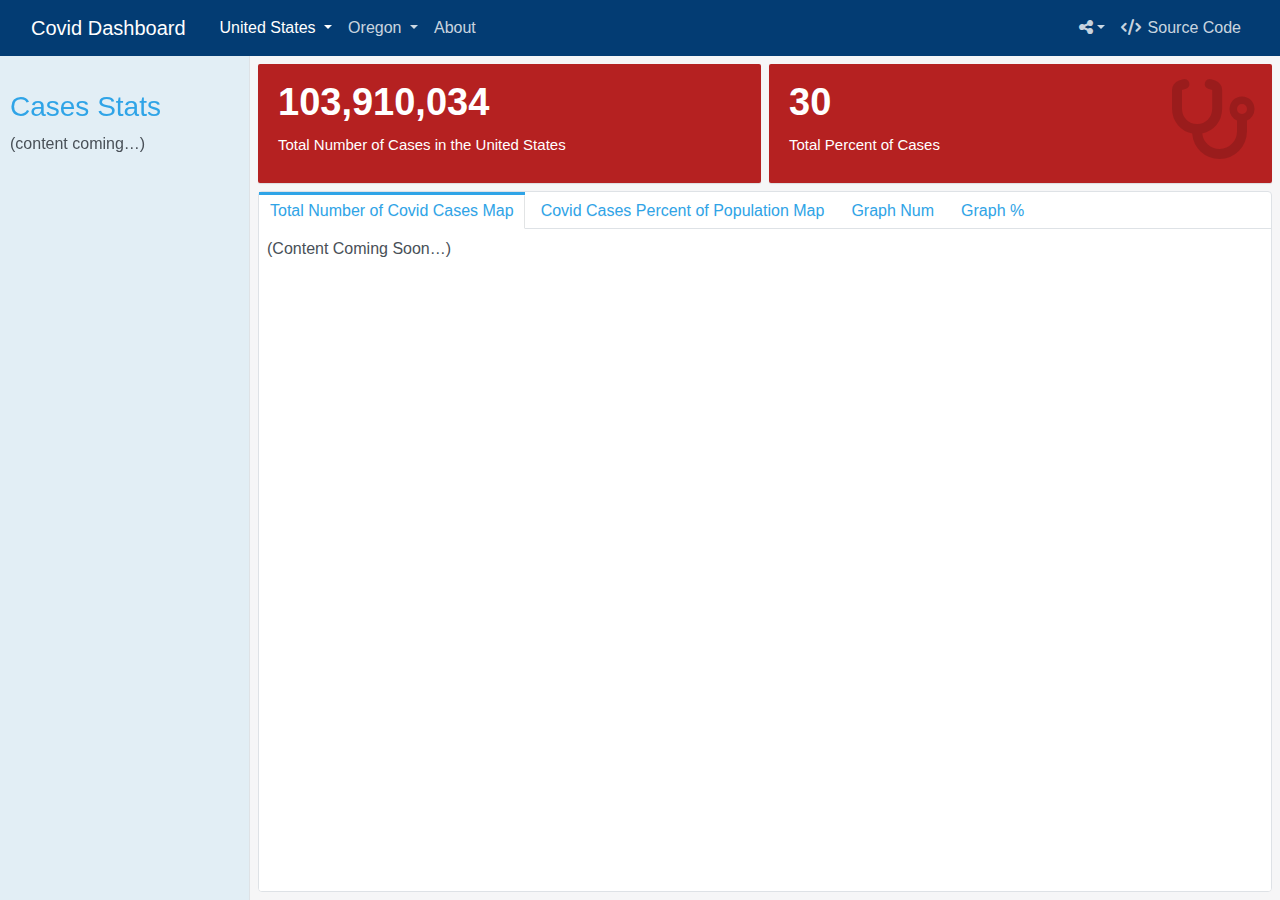
<file: docs/index.html>
<!DOCTYPE html>
<html xmlns="http://www.w3.org/1999/xhtml">
<head>

<meta charset="utf-8">
<meta http-equiv="Content-Type" content="text/html; charset=utf-8" />
<meta name="generator" content="pandoc" />



<title>Covid Dashboard</title>

<meta property="og:title" content="Covid Dashboard" />

<meta name='viewport' content='width=device-width, initial-scale=1.0, maximum-scale=1.0, user-scalable=no' />

<link rel="icon" href="data:image/x-icon;" type="image/x-icon">


<script type="text/javascript">
window.FlexDashboardComponents = [];
</script>

<script id="flexdashboard-navbar" type="application/json">
[{"icon":"fa-share-alt","items":[{"title":"Twitter","icon":"fa-twitter"},{"title":"Facebook","icon":"fa-facebook"},{"title":"LinkedIn","icon":"fa-linkedin"},{"title":"Pinterest","icon":"fa-pinterest"}]},{"title":"Source Code","icon":"fa-code","href":"source_embed","align":"right"}]
</script>
<script src="site_libs/header-attrs-2.21/header-attrs.js"></script>
<script src="site_libs/jquery-3.6.0/jquery-3.6.0.min.js"></script>
<meta name="viewport" content="width=device-width, initial-scale=1, shrink-to-fit=no" />
<link href="site_libs/bootstrap-4.6.0/bootstrap.min.css" rel="stylesheet" />
<script src="site_libs/bootstrap-4.6.0/bootstrap.bundle.min.js"></script>
<script src="site_libs/bs3compat-0.4.2/transition.js"></script>
<script src="site_libs/bs3compat-0.4.2/tabs.js"></script>
<script src="site_libs/bs3compat-0.4.2/bs3compat.js"></script>
<link href="site_libs/flexdashboard-css-0.6.1/flexdashboard-css.css" rel="stylesheet" />
<script src="site_libs/stickytableheaders-0.1.19/jquery.stickytableheaders.min.js"></script>
<link href="site_libs/font-awesome-6.4.0/css/all.min.css" rel="stylesheet" />
<link href="site_libs/font-awesome-6.4.0/css/v4-shims.min.css" rel="stylesheet" />
<link href="site_libs/featherlight-1.3.5/featherlight.min.css" rel="stylesheet" />
<script src="site_libs/featherlight-1.3.5/featherlight.min.js"></script>
<link href="site_libs/prism-1.4.1/prism.css" rel="stylesheet" />
<script src="site_libs/prism-1.4.1/prism.js"></script>
<link href="site_libs/value-box-core-0.6.1/value-box.css" rel="stylesheet" />
<style type="text/css">
/*
  CSS for flexdashboard.js' use of Sly(). The sizing/position of this CSS needs to be
  applied _before_ flexdashboard.js initializes, which is why this CSS has been pulled
  out from flexdashboard.scss and inlined in the document's head.
*/

.storyboard-nav button {
  background: transparent;
  border: 0;
  opacity: .3;
  outline: none;
  padding: 0;
}

.storyboard-nav button:hover,
.storyboard-nav button:hover {
  opacity: .5;
}

.storyboard-nav button:disabled,
.storyboard-nav button:disabled {
  opacity: .1;
}

.storyboard-nav .sbnext,
.storyboard-nav .sbprev {
  float: left;
  width: 2%;
  height: 120px;
}

.storyboard-nav .sbprev {
  text-align: left;
  width: 2%;
}

.storyboard-nav .sbnext {
  float: right;
  text-align: right;
  margin-right: 8px;
}

.storyboard-nav .sbframelist {
  margin: 0 auto;
  width: 94%;
  height: 120px;
  overflow: hidden;
  text-shadow: none;
  margin-bottom: 8px;
}

.storyboard-nav .sbframelist ul {
  list-style: none;
  margin: 0;
  padding: 0;
  height: 100%;
}

.storyboard-nav .sbframelist ul li {
  float: left;
  width: 270px;
  height: 100%;
  padding: 10px 10px 10px 10px;
  margin-right: 8px;
  text-align: left;
  cursor: pointer;
}

.storyboard-nav .sbframelist ul li:last-child {
  margin-right: 0px;
}

.sbframe-commentary {
  width: 300px;
}

.sbframe-commentary ul {
  padding-left: 22px;
}

.sbframe.active {
  display: flex;
}

.sbframe:not(.active) {
  display: none;
}
@media only screen and (min-width: 768px) {
html, body {
  height: 100%;
}

#dashboard-container {
  height: 100%;
}
}
</style>



</head>

<body>

<div class="navbar navbar-inverse navbar-fixed-top" role="navigation">
<div class="container-fluid">
<div class="navbar-header">

<span class="navbar-logo pull-left">
  
</span>
<span class="navbar-brand">
  Covid Dashboard
  <span class="navbar-author">
        </span>
</span>

<button id="navbar-button" type="button" class="navbar-toggle collapsed pull-right" data-toggle="collapse" data-bs-toggle="collapse" data-target="#navbar" data-bs-target="#navbar">
<span class="icon-bar"></span>
<span class="icon-bar"></span>
<span class="icon-bar"></span>
</button>

</div>
<div id="navbar" class="navbar-collapse collapse">
<ul class="nav navbar-nav navbar-left">
</ul>
<ul class="nav navbar-nav navbar-right">
</ul>
</div><!--/.nav-collapse-->
</div><!--/.container-->
</div><!--/.navbar-->

<script type="text/javascript">


var FlexDashboard = (function () {

  // initialize options
  var _options = {};

  var FlexDashboard = function() {

    // default options
    _options = $.extend(_options, {
      theme: "cosmo",
      fillPage: false,
      orientation: 'columns',
      storyboard: false,
      defaultFigWidth: 576,
      defaultFigHeight: 461,
      defaultFigWidthMobile: 360,
      defaultFigHeightMobile: 461,
      isMobile: false,
      isPortrait: false,
      resize_reload: true
    });
  };

  function init(options) {

    // extend default options
    $.extend(true, _options, options);

    // add ids to sections that don't have them (pandoc won't assign ids
    // to e.g. sections with titles consisting of only chinese characters)
    var nextId = 1;
    $('.level1:not([id]),.level2:not([id]),.level3:not([id])').each(function() {
      $(this).attr('id', 'dashboard-' + nextId++);
    });

    // find navbar items
    var navbarItems = $('#flexdashboard-navbar');
    if (navbarItems.length)
      navbarItems = JSON.parse(navbarItems.html());
    addNavbarItems(navbarItems);

    // find the main dashboard container
    var dashboardContainer = $('#dashboard-container');

    // resolve mobile classes
    resolveMobileClasses(dashboardContainer);

    // one time global initialization for components
    componentsInit(dashboardContainer);

    // look for a global sidebar
    var globalSidebar = dashboardContainer.find(".section.level1.sidebar");
    if (globalSidebar.length > 0) {

      // global layout for fullscreen displays
      if (!isMobilePhone()) {

         // hoist it up to the top level
         globalSidebar.insertBefore(dashboardContainer);

         // lay it out (set width/positions)
         layoutSidebar(globalSidebar, dashboardContainer);

      // tuck sidebar into first page for mobile phones
      } else {

        // convert it into a level3 section
        globalSidebar.removeClass('sidebar');
        globalSidebar.removeClass('level1');
        globalSidebar.addClass('level3');
        var h1 = globalSidebar.children('h1');
        var h3 = $('<h3></h3>');
        h3.append(h1.contents());
        h3.insertBefore(h1);
        h1.detach();

        // move it into the first page
        var page = dashboardContainer.find('.section.level1').first();
        if (page.length > 0)
          page.prepend(globalSidebar);
      }
    }

    // look for pages to layout
    var pages = $('div.section.level1');
    if (pages.length > 0) {

        // find the navbar and collapse on clicked
        var navbar = $('#navbar');
        navbar.on("click", "a[data-toggle!=dropdown]", null, function () {
           navbar.collapse('hide');
        });

        // envelop the dashboard container in a tab content div
        dashboardContainer.wrapInner('<div class="tab-content"></div>');

        pages.each(function(index) {

          // lay it out
          layoutDashboardPage($(this));

          // add it to the navbar
          addToNavbar($(this), index === 0);

        });

    } else {

      // remove the navbar and navbar button if we don't
      // have any navbuttons
      if (navbarItems.length === 0) {
        $('#navbar').remove();
        $('#navbar-button').remove();
      }

      // add the storyboard class if requested
      if (_options.storyboard)
        dashboardContainer.addClass('storyboard');

      // layout the entire page
      layoutDashboardPage(dashboardContainer);
    }

    // if we are in shiny we need to trigger a window resize event to
    // force correct layout of shiny-bound-output elements
    if (isShinyDoc())
      $(window).trigger('resize');

    // make main components visible
    $('.section.sidebar').css('visibility', 'visible');
    dashboardContainer.css('visibility', 'visible');

    // handle location hash
    handleLocationHash();

    // intialize prism highlighting
    initPrismHighlighting();

    // record mobile and orientation state then register a handler
    // to refresh if resize_reload is set to true and it changes
    _options.isMobile = isMobilePhone();
    _options.isPortrait = isPortrait();
    if (_options.resize_reload) {
      $(window).on('resize', function() {
        if (_options.isMobile !== isMobilePhone() ||
            _options.isPortrait !== isPortrait()) {
          window.location.reload();
        }
      });
    } else {
      // if in desktop mode and resizing to mobile, make sure the heights are 100%
      // This enforces what `fillpage.css` does for "wider" pages.
      // Since we are not reloading once the page becomes small, we need to force the height to 100%
      // This is a new situation introduced when `_options.resize_reload` is `false`
      if (! _options.isMobile) {
        // only add if `fillpage.css` was added in the first place
        if (_options.fillPage) {
          // fillpage.css
          $("html,body,#dashboard").css("height", "100%");
        }
      }
    }
    // trigger layoutcomplete event
    dashboardContainer.trigger('flexdashboard:layoutcomplete');
  }

  function resolveMobileClasses(dashboardContainer) {
     // add top level layout class
    dashboardContainer.addClass(isMobilePhone() ? 'mobile-layout' :
                                                  'desktop-layout');

    // look for .mobile sections and add .no-mobile to their peers
    var mobileSections = $('.section.mobile');
    mobileSections.each(function() {
       var id = $(this).attr('id');
       var nomobileId = id.replace(/-\d+$/, '');
       $('#' + nomobileId).addClass('no-mobile');
    });
  }

  function addNavbarItems(navbarItems) {

    var navbarLeft = $('ul.navbar-left');
    var navbarRight = $('ul.navbar-right');

    for (var i = 0; i<navbarItems.length; i++) {

      // get the item
      var item = navbarItems[i];

      // determine the container
      var container = null;
      if (item.align === "left")
        container = navbarLeft;
      else
        container = navbarRight;

      // navbar menu if we have multiple items
      if (item.items) {
        var menu = navbarMenu(null, item.icon, item.title, container);
        for (var j = 0; j<item.items.length; j++) {
          var subItem = item.items[j];
          var li = $('<li></li>');
          var a = navbarLink(subItem.icon, subItem.title, subItem.href, subItem.target);
          a.removeClass("nav-link").addClass("dropdown-item");
          li.append(a);
          menu.append(li);
        }
      } else {
        var li = $('<li class="nav-item"></li>');
        li.append(navbarLink(item.icon, item.title, item.href, item.target));
        container.append(li);
      }
    }
  }

  // create or get a reference to an existing dropdown menu
  function navbarMenu(id, icon, title, container) {
    var existingMenu = [];
    if (id)
      existingMenu = container.children('#' + id);
    if (existingMenu.length > 0) {
      return existingMenu.children('ul');
    } else {
      var li = $('<li class="nav-item"></li>');
      if (id)
        li.attr('id', id);
      li.addClass('dropdown');
      // auto add "Share" title on mobile if necessary
      if (!title && icon && (icon === "fa-share-alt") && isMobilePhone())
        title = "Share";
      if (title) {
        title = title + ' <span class="caret"></span>';
      }
      var a = navbarLink(icon, title, "#");
      a.addClass('dropdown-toggle');
      a.attr('data-toggle', 'dropdown');
      a.attr('data-bs-toggle', 'dropdown');
      a.attr('role', 'button');
      a.attr('aria-expanded', 'false');
      li.append(a);
      var ul = $('<ul class="dropdown-menu"></ul>');
      ul.attr('role', 'menu');
      li.append(ul);
      container.append(li);
      return ul;
    }
  }

  function addToNavbar(page, active) {

    // capture the id and data-icon attribute (if any)
    var id = page.attr('id');
    var icon = page.attr('data-icon');
    var navmenu = page.attr('data-navmenu');

    // get hidden state (transfer this to navbar)
    var hidden = page.hasClass('hidden');
    page.removeClass('hidden');

    // sanitize the id for use with bootstrap tabs
    id = id.replace(/[.\/?&!#<>]/g, '').replace(/\s/g, '_');
    page.attr('id', id);

    // get the wrapper
    var wrapper = page.closest('.dashboard-page-wrapper');

    // move the id to the wrapper
    page.removeAttr('id');
    wrapper.attr('id', id);

    // add the tab-pane class to the wrapper
    wrapper.addClass('tab-pane');
    if (active)
      wrapper.addClass('active');

    // get a reference to the h1, discover its inner contens, then detach it
    var h1 = wrapper.find('h1').first();
    var title = h1.contents();
    h1.detach();

    // create a navbar item
    var li = $('<li></li>');
    var a = navbarLink(icon, title, '#' + id);
    a.attr('data-toggle', 'tab');
    li.append(a);

    // add it to the navbar (or navbar menu if specified)
    var container = $('ul.navbar-left');
    if (navmenu) {
      var menuId = navmenu.replace(/\s+/g, '');
      var menu = navbarMenu(menuId, null, navmenu, container);
      li.find("> a").removeClass("nav-link").addClass("dropdown-item");
      menu.append(li);
    } else {
      li.addClass("nav-item")
      container.append(li);
    }

    // hide it if requested
    if (hidden)
      li.addClass('hidden');
  }

  function navbarLink(icon, title, href, target) {

    var a = $('<a class="nav-link"></a>');
    if (icon) {

      // get the name of the icon set and icon
      var dashPos = icon.indexOf("-");
      var iconSet = null;
      var iconSplit = icon.split(" ");
      if (iconSplit.length > 1) {
        iconSet = iconSplit[0];
        icon = iconSplit.slice(1).join(" ");
      } else {
        iconSet = icon.substring(0, dashPos);
      }
      var iconName = icon.substring(dashPos + 1);

      // create the icon
      var iconElement = $('<span class="' + iconSet + ' ' + icon + '"></span>');
      if (title)
        iconElement.css('margin-right', '7px');
      a.append(iconElement);
      // if href is null see if we can auto-generate based on icon (e.g. social)
      if (!href)
        maybeGenerateLinkFromIcon(iconName, a);
    }
    if (title)
      a.append(title);

    // add the href.
    if (href) {
      if (href === "source_embed") {
        a.attr('href', '#');
        a.attr('data-featherlight', "#flexdashboard-source-code");
        a.featherlight({
            beforeOpen: function(event){
              $('body').addClass('unselectable');
            },
            afterClose: function(event){
              $('body').removeClass('unselectable');
            }
        });
      } else {
        a.attr('href', href);
      }
    }

    // add the arget
    if (target)
      a.attr('target', target);

    return a;
  }

  // auto generate a link from an icon name (e.g. twitter) when possible
  function maybeGenerateLinkFromIcon(iconName, a) {

     var serviceLinks = {
      "twitter": "https://twitter.com/share?text=" + encodeURIComponent(document.title) + "&url="+encodeURIComponent(location.href),
      "facebook": "https://www.facebook.com/sharer/sharer.php?s=100&p[url]="+encodeURIComponent(location.href),
      "linkedin": "https://www.linkedin.com/shareArticle?mini=true&url="+encodeURIComponent(location.href) + "&title=" + encodeURIComponent(document.title),
      "pinterest": "https://pinterest.com/pin/create/link/?url="+encodeURIComponent(location.href) + "&description=" + encodeURIComponent(document.title)
    };

    var makeSocialLink = function(a, href) {
      a.attr('href', '#');
      a.on('click', function(e) {
        e.preventDefault();
        window.open(href);
      });
    };

    $.each(serviceLinks, function(key, value) {
      if (iconName.indexOf(key) !== -1)
        makeSocialLink(a, value);
    });
  }

  // layout a dashboard page
  function layoutDashboardPage(page) {

    // use a page wrapper so that free form content above the
    // dashboard appears at the top rather than the side (as it
    // would without the wrapper in a column orientation)
    var wrapper = $('<div class="dashboard-page-wrapper"></div>');
    page.wrap(wrapper);

    // if there are no level2 or level3 headers synthesize a level3
    // header to contain the (e.g. frame it, scroll container, etc.)
    var headers = page.find('h2,h3');
    if (headers.length === 0)
      page.wrapInner('<div class="section level3"></div>');

    // hoist up any content before level 2 or level 3 headers
    var children = page.children();
    children.each(function(index) {
      if ($(this).hasClass('level2') || $(this).hasClass('level3'))
        return false;
      $(this).insertBefore(page);
    });

    // determine orientation and fillPage behavior for distinct media
    var orientation, fillPage, storyboard;

    // media: mobile phone
    if (isMobilePhone()) {

      // if there is a sidebar we need to ensure it's content
      // is properly framed as an h3
      var sidebar = page.find('.section.sidebar');
      sidebar.removeClass('sidebar');
      sidebar.wrapInner('<div class="section level3"></div>');
      var h2 = sidebar.find('h2');
      var h3 = $('<h3></h3>');
      h3.append(h2.contents());
      h3.insertBefore(h2);
      h2.detach();

      // wipeout h2 elements then enclose them in a single h2
      var level2 = page.find('div.section.level2');
      level2.each(function() {
        level2.children('h2').remove();
        level2.children().unwrap();
      });
      page.wrapInner('<div class="section level2"></div>');

      // substitute mobile images
      if (isPortrait()) {
        var mobileFigures = $('img.mobile-figure');
        mobileFigures.each(function() {
          // get the src (might be base64 encoded)
          var src = $(this).attr('src');

          // find it's peer
          var id = $(this).attr('data-mobile-figure-id');
          var img = $('img[data-figure-id=' + id + "]");
          img.attr('src', src)
             .attr('width', _options.defaultFigWidthMobile)
             .attr('height', _options.defaultFigHeightMobile);
        });
      }

      // hoist storyboard commentary into it's own section
      if (page.hasClass('storyboard')) {
        var commentaryHR = page.find('div.section.level3 hr');
        commentaryHR.each(function() {
          var commentary = $(this).nextAll().detach();
          var commentarySection = $('<div class="section level3"></div>');
          commentarySection.append(commentary);
          commentarySection.insertAfter($(this).closest('div.section.level3'));
          $(this).remove();
        });
      }

      // force a non full screen layout by columns
      orientation = _options.orientation = 'columns';
      fillPage = _options.fillPage = false;
      storyboard = _options.storyboard = false;

    // media: desktop
    } else {

      // determine orientation
      orientation = page.attr('data-orientation');
      if (orientation !== 'rows' && orientation != 'columns')
        orientation = _options.orientation;

      // determine storyboard mode
      storyboard = page.hasClass('storyboard');

      // fillPage based on options (force for storyboard)
      fillPage = _options.fillPage || storyboard;

      // handle sidebar
      var sidebar = page.find('.section.level2.sidebar');
      if (sidebar.length > 0)
        layoutSidebar(sidebar, page);
    }

    // give it and it's parent divs height: 100% if we are in fillPage mode
    if (fillPage) {
      page.addClass('vertical-layout-fill');
      page.css('height', '100%');
      page.parents('div').css('height', '100%');
    } else {
      page.addClass('vertical-layout-scroll');
    }

    // perform the layout
    if (storyboard)
      layoutPageAsStoryboard(page);
    else if (orientation === 'rows')
      layoutPageByRows(page, fillPage);
    else if (orientation === 'columns')
      layoutPageByColumns(page, fillPage);
  }

  function layoutSidebar(sidebar, content) {

    // get it out of the header hierarchy
    sidebar = sidebar.first();
    if (sidebar.hasClass('level1')) {
      sidebar.removeClass('level1');
      sidebar.children('h1').remove();
    } else if (sidebar.hasClass('level2')) {
      sidebar.removeClass('level2');
      sidebar.children('h2').remove();
    }

    // determine width
    var sidebarWidth = isTablet() ? 220 : 250;
    var dataWidth = parseInt(sidebar.attr('data-width'));
    if (dataWidth)
      sidebarWidth = dataWidth;

    // set the width and shift the page right to accomodate the sidebar
    sidebar.css('width', sidebarWidth + 'px');
    content.css('padding-left', sidebarWidth + 'px');

    // wrap it's contents in a form
    sidebar.wrapInner($('<form></form>'));
  }

  function layoutPageAsStoryboard(page) {

    // create storyboard navigation
    var nav = $('<div class="storyboard-nav"></div>');

    // add navigation buttons
    var prev = $('<button class="sbprev"><i class="fa fa-angle-left"></i></button>');
    nav.append(prev);
    var next= $('<button class="sbnext"><i class="fa fa-angle-right"></i></button>');
    nav.append(next);

    // add navigation frame
    var frameList = $('<div class="sbframelist"></div>');
    nav.append(frameList);
    var ul = $('<ul></ul>');
    frameList.append(ul);

     // find all the level3 sections (those are the storyboard frames)
    var frames = page.find('div.section.level3');
    frames.each(function() {

      // mark it
      $(this).addClass('sbframe');

      // divide it into chart content and (optional) commentary
      $(this).addClass('dashboard-column-orientation');

      // stuff the chart into it's own div w/ flex
      $(this).wrapInner('<div class="sbframe-component"></div>');
      setFlex($(this), 1);
      var frame = $(this).children('.sbframe-component');

      // extract the title from the h3
      var li = $('<li></li>');
      var h3 = frame.children('h3');
      li.append(h3.contents());
      h3.detach();
      ul.append(li);

      // extract commentary
      var hr = frame.children('hr');
      if (hr.length) {
        var commentary = hr.nextAll().detach();
        hr.remove();
        var commentaryFrame = $('<div class="sbframe-commentary"></div>');
        commentaryFrame.addClass('flowing-content-shim');
        commentaryFrame.addClass('flowing-content-container');
        commentaryFrame.append(commentary);
        $(this).append(commentaryFrame);

        // look for a data-commentary-width attribute
        var commentaryWidth = $(this).attr('data-commentary-width');
        if (commentaryWidth)
          commentaryFrame.css('width', commentaryWidth + 'px');
      }

      // layout the chart (force flex)
      var result = layoutChart(frame, true);

      // ice the notes if there are none
      if (!result.notes)
        frame.find('.chart-notes').remove();

      // set flex on chart
      setFlex(frame, 1);
    });

    // create a div to hold all the frames
    var frameContent = $('<div class="sbframe-content"></div>');
    frameContent.addClass('dashboard-row-orientation');
    frameContent.append(frames.detach());

    // row orientation to stack nav and frame content
    page.addClass('dashboard-row-orientation');
    page.append(nav);
    page.append(frameContent);
    setFlex(frameContent, 1);

    // initialize sly
    var sly = new Sly(frameList, {
    		horizontal: true,
    		itemNav: 'basic',
    		smart: true,
    		activateOn: 'click',
    		startAt: 0,
    		scrollBy: 1,
    		activatePageOn: 'click',
    		speed: 200,
    		moveBy: 600,
    		dragHandle: true,
    		dynamicHandle: true,
    		clickBar: true,
    		keyboardNavBy: 'items',
    		next: next,
    		prev: prev
    	}).init();

    // make first frame active
    frames.removeClass('active');
    frames.first().addClass('active');

    // subscribe to frame changed events
    sly.on('active', function (eventName, itemIndex) {
      frames.removeClass('active');
      frames.eq(itemIndex).addClass('active')
                          .trigger('shown');
    });
  }

  function layoutPageByRows(page, fillPage) {

    // row orientation
    page.addClass('dashboard-row-orientation');

    // find all the level2 sections (those are the rows)
    var rows = page.find('div.section.level2');

    // if there are no level2 sections then treat the
    // entire page as if it's a level 2 section
    if (rows.length === 0) {
      page.wrapInner('<div class="section level2"></div>');
      rows = page.find('div.section.level2');
    }

    rows.each(function () {

      // flags
      var haveNotes = false;
      var haveFlexHeight = true;

      // remove the h2
      $(this).children('h2').remove();

      // check for a tabset
      var isTabset = $(this).hasClass('tabset');
      if (isTabset)
        layoutTabset($(this));

      // give it row layout semantics if it's not a tabset
      if (!isTabset)
        $(this).addClass('dashboard-row');

      // find all of the level 3 subheads
      var columns = $(this).find('div.section.level3');

      // determine figureSizes sizes
      var figureSizes = chartFigureSizes(columns);

      // fixup the columns
      columns.each(function(index) {

        // layout the chart (force flex if we are in a tabset)
        var result = layoutChart($(this), isTabset);

        // update flexHeight state
        if (!result.flex)
          haveFlexHeight = false;

        // update state
        if (result.notes)
          haveNotes = true;

        // set the column flex based on the figure width
        // (value boxes will just get the default figure width)
        var chartWidth = figureSizes[index].width;
        setFlex($(this), chartWidth + ' ' + chartWidth + ' 0px');

      });

      // remove empty chart note divs
      if (isTabset)
        $(this).find('.chart-notes').filter(function() {
            return $(this).html() === "&nbsp;";
        }).remove();
      if (!haveNotes)
        $(this).find('.chart-notes').remove();

       // make it a flexbox row
      if (haveFlexHeight)
        $(this).addClass('dashboard-row-flex');

      // now we can set the height on all the wrappers (based on maximum
      // figure height + room for title and notes, or data-height on the
      // container if specified). However, don't do this if there is
      // no flex on any of the constituent columns
      var flexHeight = null;
      var dataHeight = parseInt($(this).attr('data-height'));
      if (dataHeight)
        flexHeight = adjustedHeight(dataHeight, columns.first());
      else if (haveFlexHeight)
        flexHeight = maxChartHeight(figureSizes, columns);
      if (flexHeight) {
        if (fillPage)
          setFlex($(this), flexHeight + ' ' + flexHeight + ' 0px');
        else {
          $(this).css('height', flexHeight + 'px');
          setFlex($(this), '0 0 ' + flexHeight + 'px');
        }
      }

    });
  }

  function layoutPageByColumns(page, fillPage) {

    // column orientation
    page.addClass('dashboard-column-orientation');

    // find all the level2 sections (those are the columns)
    var columns = page.find('div.section.level2');

    // if there are no level2 sections then treat the
    // entire page as if it's a level 2 section
    if (columns.length === 0) {
      page.wrapInner('<div class="section level2"></div>');
      columns = page.find('div.section.level2');
    }

    // layout each column
    columns.each(function (index) {

      // remove the h2
      $(this).children('h2').remove();

      // make it a flexbox column
      $(this).addClass('dashboard-column');

      // check for a tabset
      var isTabset = $(this).hasClass('tabset');
      if (isTabset)
        layoutTabset($(this));

      // find all the h3 elements
      var rows = $(this).find('div.section.level3');

      // get the figure sizes for the rows
      var figureSizes = chartFigureSizes(rows);

      // column flex is the max row width (or data-width if specified)
      var flexWidth;
      var dataWidth = parseInt($(this).attr('data-width'));
      if (dataWidth)
        flexWidth = dataWidth;
      else
        flexWidth = maxChartWidth(figureSizes);
      setFlex($(this), flexWidth + ' ' + flexWidth + ' 0px');

      // layout each chart
      rows.each(function(index) {

        // perform the layout
        var result = layoutChart($(this), false);

        // ice the notes if there are none
        if (!result.notes)
          $(this).find('.chart-notes').remove();

        // set flex height based on figHeight, then adjust
        if (result.flex) {
          var chartHeight = figureSizes[index].height;
          chartHeight = adjustedHeight(chartHeight, $(this));
          if (fillPage)
            setFlex($(this), chartHeight + ' ' + chartHeight + ' 0px');
          else {
            $(this).css('height', chartHeight + 'px');
            setFlex($(this), chartHeight + ' ' + chartHeight + ' ' + chartHeight + 'px');
          }
        }
      });
    });
  }

  function chartFigureSizes(charts) {

    // sizes
    var figureSizes = new Array(charts.length);

    // check each chart
    charts.each(function(index) {

      // start with default
      figureSizes[index] = {
        width: _options.defaultFigWidth,
        height: _options.defaultFigHeight
      };

      // look for data-height or data-width then knit options
      var dataWidth = parseInt($(this).attr('data-width'));
      var dataHeight = parseInt($(this).attr('data-height'));
      var knitrOptions = $(this).find('.knitr-options:first');
      var knitrWidth, knitrHeight;
      if (knitrOptions) {
        knitrWidth = parseInt(knitrOptions.attr('data-fig-width'));
        knitrHeight =  parseInt(knitrOptions.attr('data-fig-height'));
      }

      // width
      if (dataWidth)
        figureSizes[index].width = dataWidth;
      else if (knitrWidth)
        figureSizes[index].width = knitrWidth;

      // height
      if (dataHeight)
        figureSizes[index].height = dataHeight;
      else if (knitrHeight)
        figureSizes[index].height = knitrHeight;
    });

    // return sizes
    return figureSizes;
  }

  function maxChartHeight(figureSizes, charts) {

    // first compute the maximum height
    var maxHeight = _options.defaultFigHeight;
    for (var i = 0; i<figureSizes.length; i++)
      if (figureSizes[i].height > maxHeight)
        maxHeight = figureSizes[i].height;

    // now add offests for chart title and chart notes
    if (charts.length)
      maxHeight = adjustedHeight(maxHeight, charts.first());

    return maxHeight;
  }

  function adjustedHeight(height, chart) {
    if (chart.length > 0) {
      var chartTitle = chart.find('.chart-title');
      if (chartTitle.length)
        height += chartTitle.first().outerHeight();
      var chartNotes = chart.find('.chart-notes');
      if (chartNotes.length)
        height += chartNotes.first().outerHeight();
    }
    return height;
  }

  function maxChartWidth(figureSizes) {
    var maxWidth = _options.defaultFigWidth;
    for (var i = 0; i<figureSizes.length; i++)
      if (figureSizes[i].width > maxWidth)
        maxWidth = figureSizes[i].width;
    return maxWidth;
  }

  // layout a chart
  function layoutChart(chart, forceFlex) {

    // state to return
    var result = {
      notes: false,
      flex: false
    };

    // extract the title
    var title = extractTitle(chart);

    // find components that apply to this container
    var components = componentsFind(chart);

    // if it's a custom component then call it and return
    var customComponents = componentsCustom(components);
    if (customComponents.length) {
      componentsLayout(customComponents, title, chart);
      result.notes = false;
      result.flex = forceFlex || componentsFlex(customComponents);
      return result;
    }

    // put all the content in a chart wrapper div
    chart.addClass('chart-wrapper');
    chart.wrapInner('<div class="chart-stage"></div>');
    var chartContent = chart.children('.chart-stage');

    // flex the content if appropriate
    result.flex = forceFlex || componentsFlex(components);
    if (result.flex) {
      // add flex classes
      chart.addClass('chart-wrapper-flex');
      chartContent.addClass('chart-stage-flex');

      // additional shim to break out of flexbox sizing
      chartContent.wrapInner('<div class="chart-shim"></div>');
      chartContent = chartContent.children('.chart-shim');
    }

    // set custom data-padding attribute
    var pad = chart.attr('data-padding');
    if (pad) {
      if (pad === "0")
        chart.addClass('no-padding');
      else {
        pad = pad + 'px';
        chartContent.css('left', pad)
                    .css('top', pad)
                    .css('right', pad)
                    .css('bottom', pad)
      }
    }

    // call compoents
    componentsLayout(components, title, chartContent);

    // also activate components on shiny output
    findShinyOutput(chartContent).on('shiny:value',
      function(event) {
        var element = $(event.target);
        setTimeout(function() {

          // see if we opted out of flex based on our output (for shiny
          // we can't tell what type of output we have until after the
          // value is bound)
          var components = componentsFind(element);
          var flex = forceFlex || componentsFlex(components);
          if (!flex) {
            chart.css('height', "");
            setFlex(chart, "");
            chart.removeClass('chart-wrapper-flex');
            chartContent.removeClass('chart-stage-flex');
            chartContent.children().unwrap();
          }

          // perform layout
          componentsLayout(components, title, element.parent());
        }, 10);
      });

    // add the title
    var chartTitle = $('<div class="chart-title"></div>');
    chartTitle.append(title);
    chart.prepend(chartTitle);

    // add the notes section
    var chartNotes = $('<div class="chart-notes"></div>');
    chartNotes.html('&nbsp;');
    chart.append(chartNotes);

    // attempt to extract notes if we have a component
    if (components.length)
      result.notes = extractChartNotes(chartContent, chartNotes);

    // return result
    return result;
  }

  // build a tabset from a section div with the .tabset class
  function layoutTabset(tabset) {

    // check for fade option
    var fade = tabset.hasClass("tabset-fade");
    var pills = tabset.hasClass("tabset-pills");
    var navClass = pills ? "nav-pills" : "nav-tabs";

    // determine the heading level of the tabset and tabs
    var match = tabset.attr('class').match(/level(\d) /);
    if (match === null)
      return;
    var tabsetLevel = Number(match[1]);
    var tabLevel = tabsetLevel + 1;

    // find all subheadings immediately below
    var tabs = tabset.find("div.section.level" + tabLevel);
    if (!tabs.length)
      return;

    // create tablist and tab-content elements
    var tabList = $('<ul class="nav ' + navClass + '" role="tablist"></ul>');
    $(tabs[0]).before(tabList);
    var tabContent = $('<div class="tab-content"></div>');
    $(tabs[0]).before(tabContent);

    // build the tabset
    var activeTab = 0;
    tabs.each(function(i) {

      // get the tab div
      var tab = $(tabs[i]);

      // get the id then sanitize it for use with bootstrap tabs
      var id = tab.attr('id');

      // see if this is marked as the active tab
      if (tab.hasClass('active'))
        activeTab = i;

      // sanitize the id for use with bootstrap tabs
      id = id.replace(/[.\/?&!#<>]/g, '').replace(/\s/g, '_');
      tab.attr('id', id);

      // get the heading element within it and grab it's text
      var heading = tab.find('h' + tabLevel + ':first');
      var headingDom = heading.contents();

      // build and append the tab list item
      var a = $('<a role="tab" data-toggle="tab" class="nav-link"></a>');
      a.append(headingDom);
      a.attr('href', '#' + id);
      a.attr('aria-controls', id);
      var li = $('<li role="presentation" class="nav-item"></li>');
      li.append(a);
      tabList.append(li);

      // set it's attributes
      tab.attr('role', 'tabpanel');
      tab.addClass('tab-pane');
      tab.addClass('tabbed-pane');
      tab.addClass('no-title');
      if (fade)
        tab.addClass('fade');

      // move it into the tab content div
      tab.detach().appendTo(tabContent);
    });

    // set active tab
    $(tabList.children()[activeTab]).tab("show");
    var active = $(tabContent.children('div.section')[activeTab]);
    active.addClass('active');
    if (fade)
      active.addClass('in');

    // add nav-tabs-custom
    tabset.addClass('nav-tabs-custom');

    // internal layout is dashboard-column with tab-content flexing
    tabset.addClass('dashboard-column');
    setFlex(tabContent, 1);
  }

  // one time global initialization for components
  function componentsInit(dashboardContainer) {
    for (var i=0; i<window.FlexDashboardComponents.length; i++) {
      var component = window.FlexDashboardComponents[i];
      if (component.init)
        component.init(dashboardContainer);
    }
  }

  // find components that apply within a container
  function componentsFind(container) {

    // look for components
    var components = [];
    for (var i=0; i<window.FlexDashboardComponents.length; i++) {
      var component = window.FlexDashboardComponents[i];
      if (component.find(container).length)
        components.push(component);
    }

    // if there were none then use a special flowing content component
    // that just adds a scrollbar in fillPage mode
    if (components.length == 0) {
      components.push({
        find: function(container) {
          return container;
        },

        flex: function(fillPage) {
          return fillPage;
        },

        layout: function(title, container, element, fillPage) {
          if (fillPage) {
            container.addClass('flowing-content-shim');
            container.addClass('flowing-content-container');
          }
        }
      });
    }

    return components;
  }

  // if there is a custom component then pick it out
  function componentsCustom(components) {
    var customComponent = [];
    for (var i=0; i<components.length; i++)
      if (components[i].type === "custom") {
        customComponent.push(components[i]);
        break;
      }
    return customComponent;
  }

  // query all components for flex
  function componentsFlex(components) {

    // no components at all means no flex
    if (components.length === 0)
      return false;

    // otherwise query components (assume true unless we see false)
    var isMobile = isMobilePhone();
    for (var i=0; i<components.length; i++)
      if (components[i].flex && !components[i].flex(_options.fillPage))
        return false;
    return true;
  }

  // layout all components
  function componentsLayout(components, title, container) {
    var isMobile = isMobilePhone();
    for (var i=0; i<components.length; i++) {
      var element = components[i].find(container);
      if (components[i].layout) {
        // call layout (don't call other components if it returns false)
        var result = components[i].layout(title, container, element, _options.fillPage);
        if (result === false)
          return;
      }
    }
  }

  // get a reference to the h3, discover it's inner html, and remove it
  function extractTitle(container) {
    var h3 = container.children('h3').first();
    var title = '';
    if (!container.hasClass('no-title'))
      title = h3.contents();
    h3.detach();
    return title;
  }

  // extract chart notes
  function extractChartNotes(chartContent, chartNotes) {
    // look for a terminating blockquote or image caption
    var blockquote = chartContent.children('blockquote:last-child');
    var caption = chartContent.children('div.image-container')
                              .children('p.caption');
    if (blockquote.length) {
      chartNotes.empty().append(blockquote.children('p:first-child').contents());
      blockquote.remove();
      return true;
    } else if (caption.length) {
      chartNotes.empty().append(caption.contents());
      caption.remove();
      return true;
    } else {
      return false;
    }
  }

  function findShinyOutput(chartContent) {
    return chartContent.find('.shiny-text-output, .shiny-html-output');
  }

  // safely detect rendering on a mobile phone
  function isMobilePhone() {
    try
    {
      return ! window.matchMedia("only screen and (min-width: 768px)").matches;
    }
    catch(e) {
      return false;
    }
  }

  function isFillPage() {
    return _options.fillPage;
  }

  // detect portrait mode
  function isPortrait() {
    return ($(window).width() < $(window).height());
  }

  // safely detect rendering on a tablet
  function isTablet() {
    try
    {
      return window.matchMedia("only screen and (min-width: 769px) and (max-width: 992px)").matches;
    }
    catch(e) {
      return false;
    }
  }

  // test whether this is a shiny doc
  function isShinyDoc() {
    return (typeof(window.Shiny) !== "undefined" && !!window.Shiny.outputBindings);
  }

  // set flex using vendor specific prefixes
  function setFlex(el, flex) {
    el.css('-webkit-box-flex', flex)
      .css('-webkit-flex', flex)
      .css('-ms-flex', flex)
      .css('flex', flex);
  }

  // support bookmarking of pages
  function handleLocationHash() {

    // restore tab/page from bookmark
    var hash = window.decodeURIComponent(window.location.hash);
    if (hash.length > 0)
      $('ul.nav a[href="' + hash + '"]').tab('show');
    FlexDashboardUtils.manageActiveNavbarMenu();

    // navigate to a tab when the history changes
    window.addEventListener("popstate", function(e) {
      var hash = window.decodeURIComponent(window.location.hash);
      var activeTab = $('ul.nav a[href="' + hash + '"]');
      if (activeTab.length) {
        activeTab.tab('show');
      } else {
        $('ul.nav a:first').tab('show');
      }
      FlexDashboardUtils.manageActiveNavbarMenu();
    });

    // add a hash to the URL when the user clicks on a tab/page
    $('.navbar-nav a[data-toggle="tab"]').on('click', function(e) {
      var baseUrl = FlexDashboardUtils.urlWithoutHash(window.location.href);
      var hash = FlexDashboardUtils.urlHash($(this).attr('href'));
      var href = baseUrl + hash;
      FlexDashboardUtils.setLocation(href);
    });

    // handle clicks of other links that should activate pages
    var navPages = $('ul.navbar-nav li a[data-toggle=tab]');
    navPages.each(function() {
      var href =  $(this).attr('href');
      var links = $('a[href="' + href + '"][data-toggle!=tab]');
      links.each(function() {
        $(this).on('click', function(e) {
          window.FlexDashboardUtils.showPage(href);
        });
      });
    });
  }

  // tweak Prism highlighting
  function initPrismHighlighting() {

    if (window.Prism) {
      Prism.languages.insertBefore('r', 'comment', {
        'heading': [
          {
            // title 1
        	  // =======

        	  // title 2
        	  // -------
        	  pattern: /\w+.*(?:\r?\n|\r)(?:====+|----+)/,
            alias: 'operator'
          },
          {
            // ### title 3
            pattern: /(^\s*)###[^#].+/m,
            lookbehind: true,
            alias: 'operator'
          }
        ]
      });

      // prism highlight
      Prism.highlightAll();
    }
  }

  FlexDashboard.prototype = {
    constructor: FlexDashboard,
    init: init,
    isMobilePhone: isMobilePhone,
    isFillPage: isFillPage
  };

  return FlexDashboard;

})();

// utils
window.FlexDashboardUtils = {
  resizableImage: function(img) {
    var src = img.attr('src');
    var url = 'url("' + src + '")';
    img.parent().css('background', url)
                .css('background-size', 'contain')
                .css('background-repeat', 'no-repeat')
                .css('background-position', 'center')
                .addClass('image-container');
  },
  setLocation: function(href) {
    if (history && history.pushState) {
      history.pushState(null, null, href);
    } else {
      window.location.replace(href);
    }
    setTimeout(function() {
        window.scrollTo(0, 0);
    }, 10);
    this.manageActiveNavbarMenu();
  },
  showPage: function(href) {
    $('ul.navbar-nav li a[href="' + href + '"]').tab('show');
    var baseUrl = this.urlWithoutHash(window.location.href);
    var loc = baseUrl + href;
    this.setLocation(loc);
  },
  showLinkedValue: function(href) {
    // check for a page link
    if ($('ul.navbar-nav li a[data-toggle=tab][href="' + href + '"]').length > 0)
      this.showPage(href);
    else
      window.open(href);
  },
  urlWithoutHash: function(url) {
    var hashLoc = url.indexOf('#');
    if (hashLoc != -1)
      return url.substring(0, hashLoc);
    else
      return url;
  },
  urlHash: function(url) {
    var hashLoc = url.indexOf('#');
    if (hashLoc != -1)
      return url.substring(hashLoc);
    else
      return "";
  },
  manageActiveNavbarMenu: function () {
    // remove active from currently active tabs
    $('.navbar ul.nav .active').removeClass('active');
    // find the active tab
    var activeTab = $('.dashboard-page-wrapper.tab-pane.active');
    if (activeTab.length > 0) {
      var tabId = activeTab.attr('id');
      if (tabId)
        $(".navbar ul.nav a[href='#" + tabId + "']").tab("show");
    }
  }
};

window.FlexDashboard = new FlexDashboard();

// empty content
window.FlexDashboardComponents.push({
  find: function(container) {
    if (container.find('p').length == 0)
      return container;
    else
      return $();
  }
})

// plot image
window.FlexDashboardComponents.push({

  find: function(container) {
    return container.children('p')
                    .children('img:only-child');
  },

  layout: function(title, container, element, fillPage) {
    FlexDashboardUtils.resizableImage(element);
  }
});

// plot image (figure style)
window.FlexDashboardComponents.push({

  find: function(container) {
    return container.children('div.figure').children('img');
  },

  layout: function(title, container, element, fillPage) {
    FlexDashboardUtils.resizableImage(element);
  }
});

// htmlwidget
window.FlexDashboardComponents.push({

  init: function(dashboardContainer) {
    // trigger "shown" after initial layout to force static htmlwidgets
    // in runtime: shiny to be resized after the dom has been transformed
    dashboardContainer.on('flexdashboard:layoutcomplete', function(event) {
      setTimeout(function() {
        dashboardContainer.trigger('shown');
      }, 200);
    });
  },

  find: function(container) {
    return container.children('div[id^="htmlwidget-"],div.html-widget');
  }
});

// gauge
window.FlexDashboardComponents.push({

  find: function(container) {
    return container.children('div.html-widget.gauge');
  },

  flex: function(fillPage) {
    return false;
  },

  layout: function(title, container, element, fillPage) {


  }

});

// shiny output
window.FlexDashboardComponents.push({
  find: function(container) {
    return container.children('div[class^="shiny-"]');
  }
});

// bootstrap table
window.FlexDashboardComponents.push({

  find: function(container) {
    var bsTable = container.find('table.table');
    if (bsTable.length !== 0)
      return bsTable;
    else
      return container.find('tr.header').parent('thead').parent('table');
  },

  flex: function(fillPage) {
    return fillPage;
  },

  layout: function(title, container, element, fillPage) {

    // alias variables
    var bsTable = element;

    // fixup xtable generated tables with a proper thead
    var headerRow = bsTable.find('tbody > tr:first-child > th').parent();
    if (headerRow.length > 0) {
      var thead = $('<thead></thead>');
      bsTable.prepend(thead);
      headerRow.detach().appendTo(thead);
    }

    // improve appearance
    container.addClass('bootstrap-table');

    // for fill page provide scrolling w/ sticky headers
    if (fillPage) {
      // force scrollbar on overflow
      container.addClass('flowing-content-shim');

      // stable table headers when scrolling
      bsTable.stickyTableHeaders({
        scrollableArea: container
      });
    }
  }
});

// embedded shiny app
window.FlexDashboardComponents.push({

  find: function(container) {
    return container.find('iframe.shiny-frame');
  },

  flex: function(fillPage) {
    return fillPage;
  },

  layout: function(title, container, element, fillPage) {
    if (fillPage) {
      element.attr('height', '100%');
    } else {
      // provide default height if necessary
      var height = element.get(0).style.height;
      if (!height)
        height = element.attr('height');
      if (!height)
        element.attr('height', 500);
    }
  }
});

// shiny fillRow or fillCol
window.FlexDashboardComponents.push({

  find: function(container) {
    return container.find('.flexfill-container');
  },

  flex: function(fillPage) {
    return fillPage;
  },

  layout: function(title, container, element, fillPage) {
    if (fillPage)
      element.css('height', '100%');
    else {
      // provide default height if necessary
      var height = element.get(0).style.height;
      if (height === "100%" || height === "auto" || height === "initial" ||
          height === "inherit" || !height) {
        element.css('height', 500);
      }
    }
  }
});

// valueBox
window.FlexDashboardComponents.push({

  type: "custom",

  find: function(container) {
    if (container.find('span.value-output, .shiny-valuebox-output').length)
      return container;
    else
      return $();
  },

  flex: function(fillPage) {
    return false;
  },

  layout: function(title, container, element, fillPage) {

    // alias variables
    var chartTitle = title;
    var valueBox = element;

    // add value-box class to container
    container.addClass('value-box');

    // value paragraph
    var value = $('<p class="value"></p>');

    // if we have shiny-text-output then just move it in
    var valueOutputSpan = [];
    var shinyOutput = valueBox.find('.shiny-valuebox-output').detach();
    if (shinyOutput.length) {
      valueBox.children().remove();
      shinyOutput.html("&mdash;");
      value.append(shinyOutput);
    } else {
      // extract the value (remove leading vector index)
      var chartValue = valueBox.text().trim();
      chartValue = chartValue.replace("[1] ", "");
      valueOutputSpan = valueBox.find('span.value-output').detach();
      valueBox.children().remove();
      value.text(chartValue);
    }

    // caption
    var caption = $('<p class="caption"></p>');
    caption.append(chartTitle);

    // build inner div for value box and add it
    var inner = $('<div class="inner"></div>');
    inner.append(value);
    inner.append(caption);
    valueBox.append(inner);

    // add icon if specified
    var icon = $('<div class="icon"><i></i></div>');
    valueBox.append(icon);
    function setIcon(chartIcon) {
      var iconLib = "";
      var iconSplit = chartIcon.split(" ");
      if (iconSplit.length > 1) {
        iconLib = iconSplit[0];
        chartIcon = iconSplit.slice(1).join(" ");
      } else {
        var components = chartIcon.split("-");
        if (components.length > 1)
          iconLib = components[0];
      }
      icon.children('i').attr('class', iconLib + ' ' + chartIcon);
    }
    var chartIcon = valueBox.attr('data-icon');
    if (chartIcon)
      setIcon(chartIcon);

    // handle data attributes in valueOutputSpan
    function handleValueOutput(valueOutput) {

      // caption
      var dataCaption = valueOutput.attr('data-caption');
      if (dataCaption)
        caption.html(dataCaption);

      // icon
      var dataIcon = valueOutput.attr('data-icon');
      if (dataIcon)
        setIcon(dataIcon);

      // If valueBox(color=) was an accent color, this attr should
      // be populated with the accent color and the relevant CSS comes
      // in through HTML dependencies
      var dataColorAccent = valueOutput.attr('data-color-accent');
      var valueBoxClasses = "value-box-" + (["primary", "info", "danger", "warning", "success"].join(" value-box-"));
      if (dataColorAccent) {
        valueBox.removeClass(valueBoxClasses);
        valueBox.addClass('value-box-' + dataColorAccent);
      }

      // If valueBox(color=) was a CSS color, these other data-color-*
      // attrs will be populated
      var dataColor = valueOutput.attr('data-color');
      if (dataColor) {
        valueBox.removeClass(valueBoxClasses);
        valueBox.css('background-color', dataColor);
      }
      var dataColorText = valueOutput.attr('data-color-text');
      if (dataColorText) {
        valueBox.find(".inner").css('color', dataColorText);
      }
      var dataColorIcon = valueOutput.attr('data-color-icon');
      if (dataColorIcon) {
        valueBox.find(".icon").css('color', dataColorIcon);
      }

      // url
      var dataHref = valueOutput.attr('data-href');
      if (dataHref) {
        valueBox.addClass('linked-value');
        valueBox.off('click.value-box');
        valueBox.on('click.value-box', function(e) {
          window.FlexDashboardUtils.showLinkedValue(dataHref);
        });
      }
    }

    // check for a valueOutputSpan
    if (valueOutputSpan.length > 0) {
      handleValueOutput(valueOutputSpan);
    }

    // if we have a shinyOutput then bind a listener to handle
    // new valueOutputSpan values
    shinyOutput.on('shiny:value',
      function(event) {
        var element = $(event.target);
        setTimeout(function() {
          var valueOutputSpan = element.find('span.value-output');
          if (valueOutputSpan.length > 0)
            handleValueOutput(valueOutputSpan);
        }, 10);
      }
    );
  }
});
</script>

<div id="dashboard-container">

<div id="cases" class="section level1" data-navmenu="United States">
<h1>Cases</h1>
<div id="sidebar" class="section level2 sidebar">
<h2 class="sidebar">Sidebar</h2>
<div id="cases-stats" class="section level3">
<h3>Cases Stats</h3>
<p>(content coming…)</p>
</div>
</div>
<div id="row" class="section level2">
<h2>Row</h2>
<div id="total-number-of-cases-in-the-united-states"
class="section level3">
<h3>Total Number of Cases in the United States</h3>
<div class="knitr-options" data-fig-width="576" data-fig-height="460">

</div>
<span class="value-output" data-color="#B52121" data-color-text="#fff" data-color-icon="#681e1e">103,910,034</span>
</div>
<div id="total-percent-of-cases" class="section level3">
<h3>Total Percent of Cases</h3>
<div class="knitr-options" data-fig-width="576" data-fig-height="460">

</div>
<span class="value-output" data-icon="fa-stethoscope" data-color="#B52121" data-color-text="#fff" data-color-icon="#681e1e">30</span>
</div>
</div>
<div id="column" class="section level2 tabset">
<h2 class="tabset">Column</h2>
<div id="total-number-of-covid-cases-map" class="section level3">
<h3>Total Number of Covid Cases Map</h3>
<p>(Content Coming Soon…)</p>
</div>
<div id="covid-cases-percent-of-population-map" class="section level3">
<h3>Covid Cases Percent of Population Map</h3>
<p>(Content Coming Soon…)</p>
</div>
<div id="graph-num" class="section level3">
<h3>Graph Num</h3>
<p>(Content Coming Soon…)</p>
</div>
<div id="graph" class="section level3">
<h3>Graph %</h3>
<p>(Content Coming Soon…)</p>
</div>
</div>
</div>
<div id="deaths" class="section level1" data-navmenu="United States">
<h1>Deaths</h1>
<div id="sidebar-1" class="section level2 sidebar">
<h2 class="sidebar">Sidebar</h2>
<div id="deaths-stats" class="section level3">
<h3>Deaths Stats</h3>
<p>(content coming…)</p>
</div>
</div>
<div id="row-1" class="section level2">
<h2>Row</h2>
<div id="total-number-of-deaths-in-the-united-states"
class="section level3">
<h3>Total Number of Deaths in the United States</h3>
<div class="knitr-options" data-fig-width="576" data-fig-height="460">

</div>
<span class="value-output" data-color="#B52121" data-color-text="#fff" data-color-icon="#681e1e">10,000</span>
</div>
<div id="total-percent-of-deaths" class="section level3">
<h3>Total Percent of Deaths</h3>
<div class="knitr-options" data-fig-width="576" data-fig-height="460">

</div>
<span class="value-output" data-icon="fa-skull" data-color="#B52121" data-color-text="#fff" data-color-icon="#681e1e">5%</span>
</div>
</div>
<div id="column-1" class="section level2 tabset">
<h2 class="tabset">Column</h2>
<div id="total-number-of-covid-deaths-map" class="section level3">
<h3>Total Number of Covid Deaths Map</h3>
<p>(Content Coming Soon…)</p>
</div>
<div id="covid-deaths-percent-of-population-map" class="section level3">
<h3>Covid Deaths Percent of Population Map</h3>
<p>(Content Coming Soon…)</p>
</div>
<div id="graph-num-1" class="section level3">
<h3>Graph Num</h3>
<p>(Content Coming Soon…)</p>
</div>
<div id="graph-1" class="section level3">
<h3>Graph %</h3>
<p>(Content Coming Soon…)</p>
</div>
</div>
</div>
<div id="cases-1" class="section level1" data-navmenu="Oregon">
<h1>Cases</h1>
<div id="sidebar-2" class="section level2 sidebar">
<h2 class="sidebar">Sidebar</h2>
<div id="cases-stats-1" class="section level3">
<h3>Cases Stats</h3>
<p>(content coming…)</p>
</div>
</div>
<div id="row-2" class="section level2">
<h2>Row</h2>
<div id="total-number-of-cases-in-the-oregon" class="section level3">
<h3>Total Number of Cases in the Oregon</h3>
<div class="knitr-options" data-fig-width="576" data-fig-height="460">

</div>
<span class="value-output" data-color="#B52121" data-color-text="#fff" data-color-icon="#681e1e">103,910</span>
</div>
<div id="total-percent-of-cases-1" class="section level3">
<h3>Total Percent of Cases</h3>
<div class="knitr-options" data-fig-width="576" data-fig-height="460">

</div>
<span class="value-output" data-icon="fa-stethoscope" data-color="#B52121" data-color-text="#fff" data-color-icon="#681e1e">3%</span>
</div>
</div>
<div id="column-2" class="section level2 tabset">
<h2 class="tabset">Column</h2>
<div id="total-number-of-covid-cases-map-1" class="section level3">
<h3>Total Number of Covid Cases Map</h3>
<p>(Content Coming Soon…)</p>
</div>
<div id="covid-cases-percent-of-population-map-1"
class="section level3">
<h3>Covid Cases Percent of Population Map</h3>
<p>(Content Coming Soon…)</p>
</div>
<div id="graph-num-2" class="section level3">
<h3>Graph Num</h3>
<p>(Content Coming Soon…)</p>
</div>
<div id="graph-2" class="section level3">
<h3>Graph %</h3>
<p>(Content Coming Soon…)</p>
</div>
</div>
</div>
<div id="deaths-1" class="section level1" data-navmenu="Oregon">
<h1>Deaths</h1>
<div id="sidebar-3" class="section level2 sidebar">
<h2 class="sidebar">Sidebar</h2>
<div id="deaths-stats-1" class="section level3">
<h3>Deaths Stats</h3>
<p>(content coming…)</p>
</div>
</div>
<div id="row-3" class="section level2">
<h2>Row</h2>
<div id="total-number-of-deaths-in-oregon" class="section level3">
<h3>Total Number of Deaths in Oregon</h3>
<div class="knitr-options" data-fig-width="576" data-fig-height="460">

</div>
<span class="value-output" data-color="#B52121" data-color-text="#fff" data-color-icon="#681e1e">10,000</span>
</div>
<div id="total-percent-of-deaths-1" class="section level3">
<h3>Total Percent of Deaths</h3>
<div class="knitr-options" data-fig-width="576" data-fig-height="460">

</div>
<span class="value-output" data-icon="fa-stethoscope" data-color="#B52121" data-color-text="#fff" data-color-icon="#681e1e">5%</span>
</div>
</div>
<div id="column-3" class="section level2 tabset">
<h2 class="tabset">Column</h2>
<div id="total-number-of-covid-deaths-map-1" class="section level3">
<h3>Total Number of Covid Deaths Map</h3>
<p>(Content Coming Soon…)</p>
</div>
<div id="covid-deaths-percent-of-population-map-1"
class="section level3">
<h3>Covid Deaths Percent of Population Map</h3>
<p>(Content Coming Soon…)</p>
</div>
<div id="graph-num-3" class="section level3">
<h3>Graph Num</h3>
<p>(Content Coming Soon…)</p>
</div>
<div id="graph-3" class="section level3">
<h3>Graph %</h3>
<p>(Content Coming Soon…)</p>
</div>
</div>
</div>
<div id="about" class="section level1">
<h1>About</h1>
<p>(Content Coming Soon…)</p>
</div>

</div>

<script>
$(document).ready(function() {
  // add bootstrap table styles to pandoc tables
  $('tr.header').parent('thead').parent('table').addClass('table table-condensed table-sm');

  // initialize mathjax
  var script = document.createElement("script");
  script.type = "text/javascript";
  script.src  = "https://mathjax.rstudio.com/latest/MathJax.js?config=TeX-AMS-MML_HTMLorMML";
  document.getElementsByTagName("head")[0].appendChild(script);

});
</script>

<div id="flexdashboard-source-code">
<pre class="line-numbers"><code class="language-r">---
title: "Covid Dashboard"
output: 
  flexdashboard::flex_dashboard:
    orientation: row
    vertical_layout: fill
    social: ["menu"]
    source_code: embed
    theme:
      version: 4
      bootswatch: cerulean
---


```{r setup, include=FALSE}
#### Covid Dashboard ####
# Title: Index
# Date: May 24, 2023
# Description: This file loads in the 
# necessary packages, functions, and data.
# Then creates data visuals and analysis in 
# the form of an interactive dashboard. 
here::i_am("index.Rmd")

#### Load Packages ####
# flexdashboard: To create dashboards in R. 
# fontawesome: To access "fa" icons.  
# tidyverse: A collection of data-related packages.
# plotly: Converts static plots to interactive plots.
base::library(flexdashboard)
base::library(fontawesome)
base::library(tidyverse)
base::library(plotly)

#### Load Functions ####

#### Load Data ###
```


Cases {data-navmenu="United States"}
=======================================================================

Sidebar {.sidebar}
-----------------------------------------------------------------------

### Cases Stats

(content coming...)

Row
----------------------------------------------------------------------

### Total Number of Cases in the United States

```{r}
valueBox("103,910,034", color = "#b52121")
```

### Total Percent of Cases 

```{r}
valueBox("30", icon = "fa-stethoscope", color = "#b52121")
```


Column {.tabset}
-----------------------------------------------------------------------

### Total Number of Covid Cases Map

(Content Coming Soon...)

### Covid Cases Percent of Population Map

(Content Coming Soon...)

### Graph Num

(Content Coming Soon...)

### Graph %

(Content Coming Soon...)

Deaths {data-navmenu="United States"}
=======================================================================

Sidebar {.sidebar}
-----------------------------------------------------------------------

### Deaths Stats

(content coming...)

Row
----------------------------------------------------------------------

### Total Number of Deaths in the United States

```{r}
valueBox("10,000", color = "#b52121")
```

### Total Percent of Deaths 

```{r}
valueBox("5%", icon = "fa-skull", color = "#b52121")
```


Column {.tabset}
-----------------------------------------------------------------------

### Total Number of Covid Deaths Map

(Content Coming Soon...)

### Covid Deaths Percent of Population Map

(Content Coming Soon...)

### Graph Num

(Content Coming Soon...)

### Graph %

(Content Coming Soon...)

Cases {data-navmenu="Oregon"}
=======================================================================

Sidebar {.sidebar}
-----------------------------------------------------------------------

### Cases Stats

(content coming...)

Row
----------------------------------------------------------------------

### Total Number of Cases in the Oregon

```{r}
valueBox("103,910", color = "#b52121")
```

### Total Percent of Cases 

```{r}
valueBox("3%", icon = "fa-stethoscope", color = "#b52121")
```


Column {.tabset}
-----------------------------------------------------------------------

### Total Number of Covid Cases Map

(Content Coming Soon...)

### Covid Cases Percent of Population Map

(Content Coming Soon...)

### Graph Num

(Content Coming Soon...)

### Graph %

(Content Coming Soon...)

Deaths {data-navmenu="Oregon"}
=======================================================================

Sidebar {.sidebar}
-----------------------------------------------------------------------

### Deaths Stats

(content coming...)

Row
----------------------------------------------------------------------

### Total Number of Deaths in Oregon

```{r}
valueBox("10,000", color = "#b52121")
```

### Total Percent of Deaths 

```{r}
valueBox("5%", icon = "fa-stethoscope", color = "#b52121")
```


Column {.tabset}
-----------------------------------------------------------------------

### Total Number of Covid Deaths Map

(Content Coming Soon...)

### Covid Deaths Percent of Population Map

(Content Coming Soon...)

### Graph Num

(Content Coming Soon...)

### Graph %

(Content Coming Soon...)

About
=======================================================================

(Content Coming Soon...)



</code></pre>
</div>
<script type="text/javascript">
$(document).ready(function () {
  FlexDashboard.init({
    fillPage: true,
    orientation: "rows",
    storyboard: false,
    defaultFigWidth: 576,
    defaultFigHeight: 460,
    defaultFigWidthMobile: 360,
    defaultFigHeightMobile: 460,
    resize_reload: true
  });
  var navbar = $(".navbar").first();
  var body = $("body").first();
  var sidebar = $(".section.sidebar").first();
  function addNavbarPadding() {
    var navHeight = navbar.outerHeight();
    body.css("padding-top", (navHeight + 8) + "px");
    sidebar.css("top", navHeight + "px");
    var resizeEvent = window.document.createEvent("UIEvents");
    resizeEvent.initUIEvent("resize", true, false, window, 0);
    window.dispatchEvent(resizeEvent);
  }
  if (!window.Shiny) setTimeout(addNavbarPadding, 100);
  $(document).on("shiny:idle", function() {
    setTimeout(addNavbarPadding, 50);
  });
});
</script>

</body>
</html>
</file>
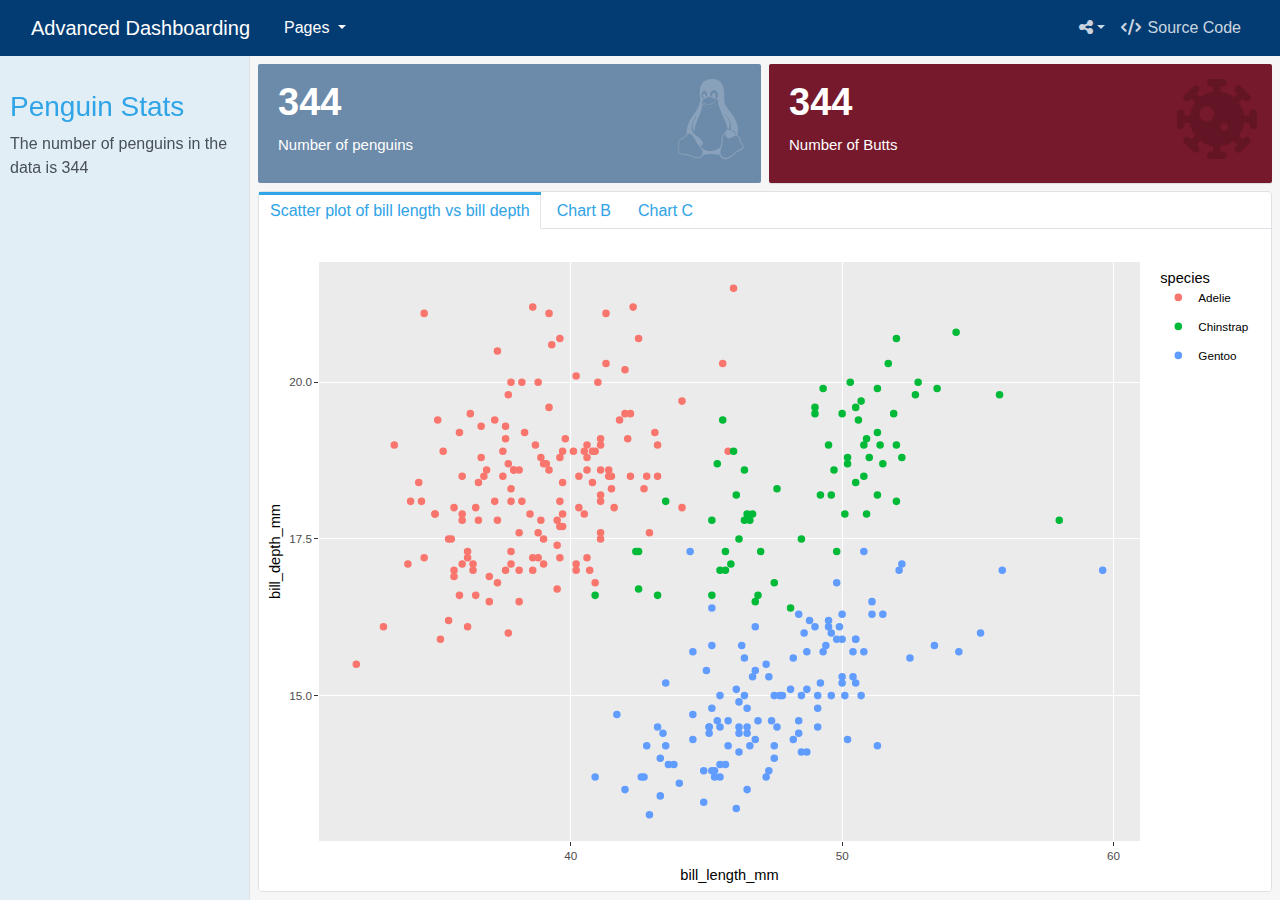
<file: docs/flex-dashboard-test.html>
<!DOCTYPE html>
<html xmlns="http://www.w3.org/1999/xhtml">
<head>

<meta charset="utf-8">
<meta http-equiv="Content-Type" content="text/html; charset=utf-8" />
<meta name="generator" content="pandoc" />



<title>Advanced Dashboarding</title>

<meta property="og:title" content="Advanced Dashboarding" />

<meta name='viewport' content='width=device-width, initial-scale=1.0, maximum-scale=1.0, user-scalable=no' />

<link rel="icon" href="data:image/x-icon;" type="image/x-icon">


<script type="text/javascript">
window.FlexDashboardComponents = [];
</script>

<script id="flexdashboard-navbar" type="application/json">
[{"icon":"fa-share-alt","items":[{"title":"Twitter","icon":"fa-twitter"},{"title":"Facebook","icon":"fa-facebook"},{"title":"LinkedIn","icon":"fa-linkedin"},{"title":"Pinterest","icon":"fa-pinterest"}]},{"title":"Source Code","icon":"fa-code","href":"source_embed","align":"right"}]
</script>
<script src="site_libs/header-attrs-2.21/header-attrs.js"></script>
<script src="site_libs/jquery-3.6.0/jquery-3.6.0.min.js"></script>
<meta name="viewport" content="width=device-width, initial-scale=1, shrink-to-fit=no" />
<link href="site_libs/bootstrap-4.6.0/bootstrap.min.css" rel="stylesheet" />
<script src="site_libs/bootstrap-4.6.0/bootstrap.bundle.min.js"></script>
<script src="site_libs/bs3compat-0.4.2/transition.js"></script>
<script src="site_libs/bs3compat-0.4.2/tabs.js"></script>
<script src="site_libs/bs3compat-0.4.2/bs3compat.js"></script>
<link href="site_libs/flexdashboard-css-0.6.1/flexdashboard-css.css" rel="stylesheet" />
<script src="site_libs/stickytableheaders-0.1.19/jquery.stickytableheaders.min.js"></script>
<link href="site_libs/font-awesome-6.4.0/css/all.min.css" rel="stylesheet" />
<link href="site_libs/font-awesome-6.4.0/css/v4-shims.min.css" rel="stylesheet" />
<link href="site_libs/featherlight-1.3.5/featherlight.min.css" rel="stylesheet" />
<script src="site_libs/featherlight-1.3.5/featherlight.min.js"></script>
<link href="site_libs/prism-1.4.1/prism.css" rel="stylesheet" />
<script src="site_libs/prism-1.4.1/prism.js"></script>
<link href="site_libs/value-box-core-0.6.1/value-box.css" rel="stylesheet" />
<link href="site_libs/value-box-accent-dynamic-0.6.1/value-box-accent-dynamic.css" rel="stylesheet" />
<script src="site_libs/htmlwidgets-1.6.2/htmlwidgets.js"></script>
<script src="site_libs/plotly-binding-4.10.1/plotly.js"></script>
<script src="site_libs/typedarray-0.1/typedarray.min.js"></script>
<link href="site_libs/crosstalk-1.2.0/css/crosstalk.min.css" rel="stylesheet" />
<script src="site_libs/crosstalk-1.2.0/js/crosstalk.min.js"></script>
<link href="site_libs/plotly-htmlwidgets-css-2.11.1/plotly-htmlwidgets.css" rel="stylesheet" />
<script src="site_libs/plotly-main-2.11.1/plotly-latest.min.js"></script>
<link href="site_libs/datatables-css-0.0.0/datatables-crosstalk.css" rel="stylesheet" />
<script src="site_libs/datatables-binding-0.28/datatables.js"></script>
<link href="site_libs/dt-core-bootstrap4-1.13.4/css/dataTables.bootstrap4.min.css" rel="stylesheet" />
<link href="site_libs/dt-core-bootstrap4-1.13.4/css/dataTables.bootstrap4.extra.css" rel="stylesheet" />
<script src="site_libs/dt-core-bootstrap4-1.13.4/js/jquery.dataTables.min.js"></script>
<script src="site_libs/dt-core-bootstrap4-1.13.4/js/dataTables.bootstrap4.min.js"></script>
<script src="site_libs/jszip-1.13.4/jszip.min.js"></script>
<script src="site_libs/pdfmake-1.13.4/pdfmake.js"></script>
<script src="site_libs/pdfmake-1.13.4/vfs_fonts.js"></script>
<link href="site_libs/dt-ext-buttons-bootstrap4-1.13.4/css/buttons.bootstrap4.min.css" rel="stylesheet" />
<script src="site_libs/dt-ext-buttons-bootstrap4-1.13.4/js/dataTables.buttons.min.js"></script>
<script src="site_libs/dt-ext-buttons-bootstrap4-1.13.4/js/buttons.html5.min.js"></script>
<script src="site_libs/dt-ext-buttons-bootstrap4-1.13.4/js/buttons.colVis.min.js"></script>
<script src="site_libs/dt-ext-buttons-bootstrap4-1.13.4/js/buttons.print.min.js"></script>
<script src="site_libs/dt-ext-buttons-bootstrap4-1.13.4/js/buttons.bootstrap4.min.js"></script>
<style type="text/css">
/*
  CSS for flexdashboard.js' use of Sly(). The sizing/position of this CSS needs to be
  applied _before_ flexdashboard.js initializes, which is why this CSS has been pulled
  out from flexdashboard.scss and inlined in the document's head.
*/

.storyboard-nav button {
  background: transparent;
  border: 0;
  opacity: .3;
  outline: none;
  padding: 0;
}

.storyboard-nav button:hover,
.storyboard-nav button:hover {
  opacity: .5;
}

.storyboard-nav button:disabled,
.storyboard-nav button:disabled {
  opacity: .1;
}

.storyboard-nav .sbnext,
.storyboard-nav .sbprev {
  float: left;
  width: 2%;
  height: 120px;
}

.storyboard-nav .sbprev {
  text-align: left;
  width: 2%;
}

.storyboard-nav .sbnext {
  float: right;
  text-align: right;
  margin-right: 8px;
}

.storyboard-nav .sbframelist {
  margin: 0 auto;
  width: 94%;
  height: 120px;
  overflow: hidden;
  text-shadow: none;
  margin-bottom: 8px;
}

.storyboard-nav .sbframelist ul {
  list-style: none;
  margin: 0;
  padding: 0;
  height: 100%;
}

.storyboard-nav .sbframelist ul li {
  float: left;
  width: 270px;
  height: 100%;
  padding: 10px 10px 10px 10px;
  margin-right: 8px;
  text-align: left;
  cursor: pointer;
}

.storyboard-nav .sbframelist ul li:last-child {
  margin-right: 0px;
}

.sbframe-commentary {
  width: 300px;
}

.sbframe-commentary ul {
  padding-left: 22px;
}

.sbframe.active {
  display: flex;
}

.sbframe:not(.active) {
  display: none;
}
@media only screen and (min-width: 768px) {
html, body {
  height: 100%;
}

#dashboard-container {
  height: 100%;
}
}
</style>



</head>

<body>

<div class="navbar navbar-inverse navbar-fixed-top" role="navigation">
<div class="container-fluid">
<div class="navbar-header">

<span class="navbar-logo pull-left">
  
</span>
<span class="navbar-brand">
  Advanced Dashboarding
  <span class="navbar-author">
        </span>
</span>

<button id="navbar-button" type="button" class="navbar-toggle collapsed pull-right" data-toggle="collapse" data-bs-toggle="collapse" data-target="#navbar" data-bs-target="#navbar">
<span class="icon-bar"></span>
<span class="icon-bar"></span>
<span class="icon-bar"></span>
</button>

</div>
<div id="navbar" class="navbar-collapse collapse">
<ul class="nav navbar-nav navbar-left">
</ul>
<ul class="nav navbar-nav navbar-right">
</ul>
</div><!--/.nav-collapse-->
</div><!--/.container-->
</div><!--/.navbar-->

<img class="mobile-figure" data-mobile-figure-id=fig1 src="flex-dashboard-test_files/figure-html/unnamed-chunk-4-1.mb.png" />
<img class="mobile-figure" data-mobile-figure-id=fig2 src="flex-dashboard-test_files/figure-html/unnamed-chunk-5-1.mb.png" />
<script type="text/javascript">


var FlexDashboard = (function () {

  // initialize options
  var _options = {};

  var FlexDashboard = function() {

    // default options
    _options = $.extend(_options, {
      theme: "cosmo",
      fillPage: false,
      orientation: 'columns',
      storyboard: false,
      defaultFigWidth: 576,
      defaultFigHeight: 461,
      defaultFigWidthMobile: 360,
      defaultFigHeightMobile: 461,
      isMobile: false,
      isPortrait: false,
      resize_reload: true
    });
  };

  function init(options) {

    // extend default options
    $.extend(true, _options, options);

    // add ids to sections that don't have them (pandoc won't assign ids
    // to e.g. sections with titles consisting of only chinese characters)
    var nextId = 1;
    $('.level1:not([id]),.level2:not([id]),.level3:not([id])').each(function() {
      $(this).attr('id', 'dashboard-' + nextId++);
    });

    // find navbar items
    var navbarItems = $('#flexdashboard-navbar');
    if (navbarItems.length)
      navbarItems = JSON.parse(navbarItems.html());
    addNavbarItems(navbarItems);

    // find the main dashboard container
    var dashboardContainer = $('#dashboard-container');

    // resolve mobile classes
    resolveMobileClasses(dashboardContainer);

    // one time global initialization for components
    componentsInit(dashboardContainer);

    // look for a global sidebar
    var globalSidebar = dashboardContainer.find(".section.level1.sidebar");
    if (globalSidebar.length > 0) {

      // global layout for fullscreen displays
      if (!isMobilePhone()) {

         // hoist it up to the top level
         globalSidebar.insertBefore(dashboardContainer);

         // lay it out (set width/positions)
         layoutSidebar(globalSidebar, dashboardContainer);

      // tuck sidebar into first page for mobile phones
      } else {

        // convert it into a level3 section
        globalSidebar.removeClass('sidebar');
        globalSidebar.removeClass('level1');
        globalSidebar.addClass('level3');
        var h1 = globalSidebar.children('h1');
        var h3 = $('<h3></h3>');
        h3.append(h1.contents());
        h3.insertBefore(h1);
        h1.detach();

        // move it into the first page
        var page = dashboardContainer.find('.section.level1').first();
        if (page.length > 0)
          page.prepend(globalSidebar);
      }
    }

    // look for pages to layout
    var pages = $('div.section.level1');
    if (pages.length > 0) {

        // find the navbar and collapse on clicked
        var navbar = $('#navbar');
        navbar.on("click", "a[data-toggle!=dropdown]", null, function () {
           navbar.collapse('hide');
        });

        // envelop the dashboard container in a tab content div
        dashboardContainer.wrapInner('<div class="tab-content"></div>');

        pages.each(function(index) {

          // lay it out
          layoutDashboardPage($(this));

          // add it to the navbar
          addToNavbar($(this), index === 0);

        });

    } else {

      // remove the navbar and navbar button if we don't
      // have any navbuttons
      if (navbarItems.length === 0) {
        $('#navbar').remove();
        $('#navbar-button').remove();
      }

      // add the storyboard class if requested
      if (_options.storyboard)
        dashboardContainer.addClass('storyboard');

      // layout the entire page
      layoutDashboardPage(dashboardContainer);
    }

    // if we are in shiny we need to trigger a window resize event to
    // force correct layout of shiny-bound-output elements
    if (isShinyDoc())
      $(window).trigger('resize');

    // make main components visible
    $('.section.sidebar').css('visibility', 'visible');
    dashboardContainer.css('visibility', 'visible');

    // handle location hash
    handleLocationHash();

    // intialize prism highlighting
    initPrismHighlighting();

    // record mobile and orientation state then register a handler
    // to refresh if resize_reload is set to true and it changes
    _options.isMobile = isMobilePhone();
    _options.isPortrait = isPortrait();
    if (_options.resize_reload) {
      $(window).on('resize', function() {
        if (_options.isMobile !== isMobilePhone() ||
            _options.isPortrait !== isPortrait()) {
          window.location.reload();
        }
      });
    } else {
      // if in desktop mode and resizing to mobile, make sure the heights are 100%
      // This enforces what `fillpage.css` does for "wider" pages.
      // Since we are not reloading once the page becomes small, we need to force the height to 100%
      // This is a new situation introduced when `_options.resize_reload` is `false`
      if (! _options.isMobile) {
        // only add if `fillpage.css` was added in the first place
        if (_options.fillPage) {
          // fillpage.css
          $("html,body,#dashboard").css("height", "100%");
        }
      }
    }
    // trigger layoutcomplete event
    dashboardContainer.trigger('flexdashboard:layoutcomplete');
  }

  function resolveMobileClasses(dashboardContainer) {
     // add top level layout class
    dashboardContainer.addClass(isMobilePhone() ? 'mobile-layout' :
                                                  'desktop-layout');

    // look for .mobile sections and add .no-mobile to their peers
    var mobileSections = $('.section.mobile');
    mobileSections.each(function() {
       var id = $(this).attr('id');
       var nomobileId = id.replace(/-\d+$/, '');
       $('#' + nomobileId).addClass('no-mobile');
    });
  }

  function addNavbarItems(navbarItems) {

    var navbarLeft = $('ul.navbar-left');
    var navbarRight = $('ul.navbar-right');

    for (var i = 0; i<navbarItems.length; i++) {

      // get the item
      var item = navbarItems[i];

      // determine the container
      var container = null;
      if (item.align === "left")
        container = navbarLeft;
      else
        container = navbarRight;

      // navbar menu if we have multiple items
      if (item.items) {
        var menu = navbarMenu(null, item.icon, item.title, container);
        for (var j = 0; j<item.items.length; j++) {
          var subItem = item.items[j];
          var li = $('<li></li>');
          var a = navbarLink(subItem.icon, subItem.title, subItem.href, subItem.target);
          a.removeClass("nav-link").addClass("dropdown-item");
          li.append(a);
          menu.append(li);
        }
      } else {
        var li = $('<li class="nav-item"></li>');
        li.append(navbarLink(item.icon, item.title, item.href, item.target));
        container.append(li);
      }
    }
  }

  // create or get a reference to an existing dropdown menu
  function navbarMenu(id, icon, title, container) {
    var existingMenu = [];
    if (id)
      existingMenu = container.children('#' + id);
    if (existingMenu.length > 0) {
      return existingMenu.children('ul');
    } else {
      var li = $('<li class="nav-item"></li>');
      if (id)
        li.attr('id', id);
      li.addClass('dropdown');
      // auto add "Share" title on mobile if necessary
      if (!title && icon && (icon === "fa-share-alt") && isMobilePhone())
        title = "Share";
      if (title) {
        title = title + ' <span class="caret"></span>';
      }
      var a = navbarLink(icon, title, "#");
      a.addClass('dropdown-toggle');
      a.attr('data-toggle', 'dropdown');
      a.attr('data-bs-toggle', 'dropdown');
      a.attr('role', 'button');
      a.attr('aria-expanded', 'false');
      li.append(a);
      var ul = $('<ul class="dropdown-menu"></ul>');
      ul.attr('role', 'menu');
      li.append(ul);
      container.append(li);
      return ul;
    }
  }

  function addToNavbar(page, active) {

    // capture the id and data-icon attribute (if any)
    var id = page.attr('id');
    var icon = page.attr('data-icon');
    var navmenu = page.attr('data-navmenu');

    // get hidden state (transfer this to navbar)
    var hidden = page.hasClass('hidden');
    page.removeClass('hidden');

    // sanitize the id for use with bootstrap tabs
    id = id.replace(/[.\/?&!#<>]/g, '').replace(/\s/g, '_');
    page.attr('id', id);

    // get the wrapper
    var wrapper = page.closest('.dashboard-page-wrapper');

    // move the id to the wrapper
    page.removeAttr('id');
    wrapper.attr('id', id);

    // add the tab-pane class to the wrapper
    wrapper.addClass('tab-pane');
    if (active)
      wrapper.addClass('active');

    // get a reference to the h1, discover its inner contens, then detach it
    var h1 = wrapper.find('h1').first();
    var title = h1.contents();
    h1.detach();

    // create a navbar item
    var li = $('<li></li>');
    var a = navbarLink(icon, title, '#' + id);
    a.attr('data-toggle', 'tab');
    li.append(a);

    // add it to the navbar (or navbar menu if specified)
    var container = $('ul.navbar-left');
    if (navmenu) {
      var menuId = navmenu.replace(/\s+/g, '');
      var menu = navbarMenu(menuId, null, navmenu, container);
      li.find("> a").removeClass("nav-link").addClass("dropdown-item");
      menu.append(li);
    } else {
      li.addClass("nav-item")
      container.append(li);
    }

    // hide it if requested
    if (hidden)
      li.addClass('hidden');
  }

  function navbarLink(icon, title, href, target) {

    var a = $('<a class="nav-link"></a>');
    if (icon) {

      // get the name of the icon set and icon
      var dashPos = icon.indexOf("-");
      var iconSet = null;
      var iconSplit = icon.split(" ");
      if (iconSplit.length > 1) {
        iconSet = iconSplit[0];
        icon = iconSplit.slice(1).join(" ");
      } else {
        iconSet = icon.substring(0, dashPos);
      }
      var iconName = icon.substring(dashPos + 1);

      // create the icon
      var iconElement = $('<span class="' + iconSet + ' ' + icon + '"></span>');
      if (title)
        iconElement.css('margin-right', '7px');
      a.append(iconElement);
      // if href is null see if we can auto-generate based on icon (e.g. social)
      if (!href)
        maybeGenerateLinkFromIcon(iconName, a);
    }
    if (title)
      a.append(title);

    // add the href.
    if (href) {
      if (href === "source_embed") {
        a.attr('href', '#');
        a.attr('data-featherlight', "#flexdashboard-source-code");
        a.featherlight({
            beforeOpen: function(event){
              $('body').addClass('unselectable');
            },
            afterClose: function(event){
              $('body').removeClass('unselectable');
            }
        });
      } else {
        a.attr('href', href);
      }
    }

    // add the arget
    if (target)
      a.attr('target', target);

    return a;
  }

  // auto generate a link from an icon name (e.g. twitter) when possible
  function maybeGenerateLinkFromIcon(iconName, a) {

     var serviceLinks = {
      "twitter": "https://twitter.com/share?text=" + encodeURIComponent(document.title) + "&url="+encodeURIComponent(location.href),
      "facebook": "https://www.facebook.com/sharer/sharer.php?s=100&p[url]="+encodeURIComponent(location.href),
      "linkedin": "https://www.linkedin.com/shareArticle?mini=true&url="+encodeURIComponent(location.href) + "&title=" + encodeURIComponent(document.title),
      "pinterest": "https://pinterest.com/pin/create/link/?url="+encodeURIComponent(location.href) + "&description=" + encodeURIComponent(document.title)
    };

    var makeSocialLink = function(a, href) {
      a.attr('href', '#');
      a.on('click', function(e) {
        e.preventDefault();
        window.open(href);
      });
    };

    $.each(serviceLinks, function(key, value) {
      if (iconName.indexOf(key) !== -1)
        makeSocialLink(a, value);
    });
  }

  // layout a dashboard page
  function layoutDashboardPage(page) {

    // use a page wrapper so that free form content above the
    // dashboard appears at the top rather than the side (as it
    // would without the wrapper in a column orientation)
    var wrapper = $('<div class="dashboard-page-wrapper"></div>');
    page.wrap(wrapper);

    // if there are no level2 or level3 headers synthesize a level3
    // header to contain the (e.g. frame it, scroll container, etc.)
    var headers = page.find('h2,h3');
    if (headers.length === 0)
      page.wrapInner('<div class="section level3"></div>');

    // hoist up any content before level 2 or level 3 headers
    var children = page.children();
    children.each(function(index) {
      if ($(this).hasClass('level2') || $(this).hasClass('level3'))
        return false;
      $(this).insertBefore(page);
    });

    // determine orientation and fillPage behavior for distinct media
    var orientation, fillPage, storyboard;

    // media: mobile phone
    if (isMobilePhone()) {

      // if there is a sidebar we need to ensure it's content
      // is properly framed as an h3
      var sidebar = page.find('.section.sidebar');
      sidebar.removeClass('sidebar');
      sidebar.wrapInner('<div class="section level3"></div>');
      var h2 = sidebar.find('h2');
      var h3 = $('<h3></h3>');
      h3.append(h2.contents());
      h3.insertBefore(h2);
      h2.detach();

      // wipeout h2 elements then enclose them in a single h2
      var level2 = page.find('div.section.level2');
      level2.each(function() {
        level2.children('h2').remove();
        level2.children().unwrap();
      });
      page.wrapInner('<div class="section level2"></div>');

      // substitute mobile images
      if (isPortrait()) {
        var mobileFigures = $('img.mobile-figure');
        mobileFigures.each(function() {
          // get the src (might be base64 encoded)
          var src = $(this).attr('src');

          // find it's peer
          var id = $(this).attr('data-mobile-figure-id');
          var img = $('img[data-figure-id=' + id + "]");
          img.attr('src', src)
             .attr('width', _options.defaultFigWidthMobile)
             .attr('height', _options.defaultFigHeightMobile);
        });
      }

      // hoist storyboard commentary into it's own section
      if (page.hasClass('storyboard')) {
        var commentaryHR = page.find('div.section.level3 hr');
        commentaryHR.each(function() {
          var commentary = $(this).nextAll().detach();
          var commentarySection = $('<div class="section level3"></div>');
          commentarySection.append(commentary);
          commentarySection.insertAfter($(this).closest('div.section.level3'));
          $(this).remove();
        });
      }

      // force a non full screen layout by columns
      orientation = _options.orientation = 'columns';
      fillPage = _options.fillPage = false;
      storyboard = _options.storyboard = false;

    // media: desktop
    } else {

      // determine orientation
      orientation = page.attr('data-orientation');
      if (orientation !== 'rows' && orientation != 'columns')
        orientation = _options.orientation;

      // determine storyboard mode
      storyboard = page.hasClass('storyboard');

      // fillPage based on options (force for storyboard)
      fillPage = _options.fillPage || storyboard;

      // handle sidebar
      var sidebar = page.find('.section.level2.sidebar');
      if (sidebar.length > 0)
        layoutSidebar(sidebar, page);
    }

    // give it and it's parent divs height: 100% if we are in fillPage mode
    if (fillPage) {
      page.addClass('vertical-layout-fill');
      page.css('height', '100%');
      page.parents('div').css('height', '100%');
    } else {
      page.addClass('vertical-layout-scroll');
    }

    // perform the layout
    if (storyboard)
      layoutPageAsStoryboard(page);
    else if (orientation === 'rows')
      layoutPageByRows(page, fillPage);
    else if (orientation === 'columns')
      layoutPageByColumns(page, fillPage);
  }

  function layoutSidebar(sidebar, content) {

    // get it out of the header hierarchy
    sidebar = sidebar.first();
    if (sidebar.hasClass('level1')) {
      sidebar.removeClass('level1');
      sidebar.children('h1').remove();
    } else if (sidebar.hasClass('level2')) {
      sidebar.removeClass('level2');
      sidebar.children('h2').remove();
    }

    // determine width
    var sidebarWidth = isTablet() ? 220 : 250;
    var dataWidth = parseInt(sidebar.attr('data-width'));
    if (dataWidth)
      sidebarWidth = dataWidth;

    // set the width and shift the page right to accomodate the sidebar
    sidebar.css('width', sidebarWidth + 'px');
    content.css('padding-left', sidebarWidth + 'px');

    // wrap it's contents in a form
    sidebar.wrapInner($('<form></form>'));
  }

  function layoutPageAsStoryboard(page) {

    // create storyboard navigation
    var nav = $('<div class="storyboard-nav"></div>');

    // add navigation buttons
    var prev = $('<button class="sbprev"><i class="fa fa-angle-left"></i></button>');
    nav.append(prev);
    var next= $('<button class="sbnext"><i class="fa fa-angle-right"></i></button>');
    nav.append(next);

    // add navigation frame
    var frameList = $('<div class="sbframelist"></div>');
    nav.append(frameList);
    var ul = $('<ul></ul>');
    frameList.append(ul);

     // find all the level3 sections (those are the storyboard frames)
    var frames = page.find('div.section.level3');
    frames.each(function() {

      // mark it
      $(this).addClass('sbframe');

      // divide it into chart content and (optional) commentary
      $(this).addClass('dashboard-column-orientation');

      // stuff the chart into it's own div w/ flex
      $(this).wrapInner('<div class="sbframe-component"></div>');
      setFlex($(this), 1);
      var frame = $(this).children('.sbframe-component');

      // extract the title from the h3
      var li = $('<li></li>');
      var h3 = frame.children('h3');
      li.append(h3.contents());
      h3.detach();
      ul.append(li);

      // extract commentary
      var hr = frame.children('hr');
      if (hr.length) {
        var commentary = hr.nextAll().detach();
        hr.remove();
        var commentaryFrame = $('<div class="sbframe-commentary"></div>');
        commentaryFrame.addClass('flowing-content-shim');
        commentaryFrame.addClass('flowing-content-container');
        commentaryFrame.append(commentary);
        $(this).append(commentaryFrame);

        // look for a data-commentary-width attribute
        var commentaryWidth = $(this).attr('data-commentary-width');
        if (commentaryWidth)
          commentaryFrame.css('width', commentaryWidth + 'px');
      }

      // layout the chart (force flex)
      var result = layoutChart(frame, true);

      // ice the notes if there are none
      if (!result.notes)
        frame.find('.chart-notes').remove();

      // set flex on chart
      setFlex(frame, 1);
    });

    // create a div to hold all the frames
    var frameContent = $('<div class="sbframe-content"></div>');
    frameContent.addClass('dashboard-row-orientation');
    frameContent.append(frames.detach());

    // row orientation to stack nav and frame content
    page.addClass('dashboard-row-orientation');
    page.append(nav);
    page.append(frameContent);
    setFlex(frameContent, 1);

    // initialize sly
    var sly = new Sly(frameList, {
    		horizontal: true,
    		itemNav: 'basic',
    		smart: true,
    		activateOn: 'click',
    		startAt: 0,
    		scrollBy: 1,
    		activatePageOn: 'click',
    		speed: 200,
    		moveBy: 600,
    		dragHandle: true,
    		dynamicHandle: true,
    		clickBar: true,
    		keyboardNavBy: 'items',
    		next: next,
    		prev: prev
    	}).init();

    // make first frame active
    frames.removeClass('active');
    frames.first().addClass('active');

    // subscribe to frame changed events
    sly.on('active', function (eventName, itemIndex) {
      frames.removeClass('active');
      frames.eq(itemIndex).addClass('active')
                          .trigger('shown');
    });
  }

  function layoutPageByRows(page, fillPage) {

    // row orientation
    page.addClass('dashboard-row-orientation');

    // find all the level2 sections (those are the rows)
    var rows = page.find('div.section.level2');

    // if there are no level2 sections then treat the
    // entire page as if it's a level 2 section
    if (rows.length === 0) {
      page.wrapInner('<div class="section level2"></div>');
      rows = page.find('div.section.level2');
    }

    rows.each(function () {

      // flags
      var haveNotes = false;
      var haveFlexHeight = true;

      // remove the h2
      $(this).children('h2').remove();

      // check for a tabset
      var isTabset = $(this).hasClass('tabset');
      if (isTabset)
        layoutTabset($(this));

      // give it row layout semantics if it's not a tabset
      if (!isTabset)
        $(this).addClass('dashboard-row');

      // find all of the level 3 subheads
      var columns = $(this).find('div.section.level3');

      // determine figureSizes sizes
      var figureSizes = chartFigureSizes(columns);

      // fixup the columns
      columns.each(function(index) {

        // layout the chart (force flex if we are in a tabset)
        var result = layoutChart($(this), isTabset);

        // update flexHeight state
        if (!result.flex)
          haveFlexHeight = false;

        // update state
        if (result.notes)
          haveNotes = true;

        // set the column flex based on the figure width
        // (value boxes will just get the default figure width)
        var chartWidth = figureSizes[index].width;
        setFlex($(this), chartWidth + ' ' + chartWidth + ' 0px');

      });

      // remove empty chart note divs
      if (isTabset)
        $(this).find('.chart-notes').filter(function() {
            return $(this).html() === "&nbsp;";
        }).remove();
      if (!haveNotes)
        $(this).find('.chart-notes').remove();

       // make it a flexbox row
      if (haveFlexHeight)
        $(this).addClass('dashboard-row-flex');

      // now we can set the height on all the wrappers (based on maximum
      // figure height + room for title and notes, or data-height on the
      // container if specified). However, don't do this if there is
      // no flex on any of the constituent columns
      var flexHeight = null;
      var dataHeight = parseInt($(this).attr('data-height'));
      if (dataHeight)
        flexHeight = adjustedHeight(dataHeight, columns.first());
      else if (haveFlexHeight)
        flexHeight = maxChartHeight(figureSizes, columns);
      if (flexHeight) {
        if (fillPage)
          setFlex($(this), flexHeight + ' ' + flexHeight + ' 0px');
        else {
          $(this).css('height', flexHeight + 'px');
          setFlex($(this), '0 0 ' + flexHeight + 'px');
        }
      }

    });
  }

  function layoutPageByColumns(page, fillPage) {

    // column orientation
    page.addClass('dashboard-column-orientation');

    // find all the level2 sections (those are the columns)
    var columns = page.find('div.section.level2');

    // if there are no level2 sections then treat the
    // entire page as if it's a level 2 section
    if (columns.length === 0) {
      page.wrapInner('<div class="section level2"></div>');
      columns = page.find('div.section.level2');
    }

    // layout each column
    columns.each(function (index) {

      // remove the h2
      $(this).children('h2').remove();

      // make it a flexbox column
      $(this).addClass('dashboard-column');

      // check for a tabset
      var isTabset = $(this).hasClass('tabset');
      if (isTabset)
        layoutTabset($(this));

      // find all the h3 elements
      var rows = $(this).find('div.section.level3');

      // get the figure sizes for the rows
      var figureSizes = chartFigureSizes(rows);

      // column flex is the max row width (or data-width if specified)
      var flexWidth;
      var dataWidth = parseInt($(this).attr('data-width'));
      if (dataWidth)
        flexWidth = dataWidth;
      else
        flexWidth = maxChartWidth(figureSizes);
      setFlex($(this), flexWidth + ' ' + flexWidth + ' 0px');

      // layout each chart
      rows.each(function(index) {

        // perform the layout
        var result = layoutChart($(this), false);

        // ice the notes if there are none
        if (!result.notes)
          $(this).find('.chart-notes').remove();

        // set flex height based on figHeight, then adjust
        if (result.flex) {
          var chartHeight = figureSizes[index].height;
          chartHeight = adjustedHeight(chartHeight, $(this));
          if (fillPage)
            setFlex($(this), chartHeight + ' ' + chartHeight + ' 0px');
          else {
            $(this).css('height', chartHeight + 'px');
            setFlex($(this), chartHeight + ' ' + chartHeight + ' ' + chartHeight + 'px');
          }
        }
      });
    });
  }

  function chartFigureSizes(charts) {

    // sizes
    var figureSizes = new Array(charts.length);

    // check each chart
    charts.each(function(index) {

      // start with default
      figureSizes[index] = {
        width: _options.defaultFigWidth,
        height: _options.defaultFigHeight
      };

      // look for data-height or data-width then knit options
      var dataWidth = parseInt($(this).attr('data-width'));
      var dataHeight = parseInt($(this).attr('data-height'));
      var knitrOptions = $(this).find('.knitr-options:first');
      var knitrWidth, knitrHeight;
      if (knitrOptions) {
        knitrWidth = parseInt(knitrOptions.attr('data-fig-width'));
        knitrHeight =  parseInt(knitrOptions.attr('data-fig-height'));
      }

      // width
      if (dataWidth)
        figureSizes[index].width = dataWidth;
      else if (knitrWidth)
        figureSizes[index].width = knitrWidth;

      // height
      if (dataHeight)
        figureSizes[index].height = dataHeight;
      else if (knitrHeight)
        figureSizes[index].height = knitrHeight;
    });

    // return sizes
    return figureSizes;
  }

  function maxChartHeight(figureSizes, charts) {

    // first compute the maximum height
    var maxHeight = _options.defaultFigHeight;
    for (var i = 0; i<figureSizes.length; i++)
      if (figureSizes[i].height > maxHeight)
        maxHeight = figureSizes[i].height;

    // now add offests for chart title and chart notes
    if (charts.length)
      maxHeight = adjustedHeight(maxHeight, charts.first());

    return maxHeight;
  }

  function adjustedHeight(height, chart) {
    if (chart.length > 0) {
      var chartTitle = chart.find('.chart-title');
      if (chartTitle.length)
        height += chartTitle.first().outerHeight();
      var chartNotes = chart.find('.chart-notes');
      if (chartNotes.length)
        height += chartNotes.first().outerHeight();
    }
    return height;
  }

  function maxChartWidth(figureSizes) {
    var maxWidth = _options.defaultFigWidth;
    for (var i = 0; i<figureSizes.length; i++)
      if (figureSizes[i].width > maxWidth)
        maxWidth = figureSizes[i].width;
    return maxWidth;
  }

  // layout a chart
  function layoutChart(chart, forceFlex) {

    // state to return
    var result = {
      notes: false,
      flex: false
    };

    // extract the title
    var title = extractTitle(chart);

    // find components that apply to this container
    var components = componentsFind(chart);

    // if it's a custom component then call it and return
    var customComponents = componentsCustom(components);
    if (customComponents.length) {
      componentsLayout(customComponents, title, chart);
      result.notes = false;
      result.flex = forceFlex || componentsFlex(customComponents);
      return result;
    }

    // put all the content in a chart wrapper div
    chart.addClass('chart-wrapper');
    chart.wrapInner('<div class="chart-stage"></div>');
    var chartContent = chart.children('.chart-stage');

    // flex the content if appropriate
    result.flex = forceFlex || componentsFlex(components);
    if (result.flex) {
      // add flex classes
      chart.addClass('chart-wrapper-flex');
      chartContent.addClass('chart-stage-flex');

      // additional shim to break out of flexbox sizing
      chartContent.wrapInner('<div class="chart-shim"></div>');
      chartContent = chartContent.children('.chart-shim');
    }

    // set custom data-padding attribute
    var pad = chart.attr('data-padding');
    if (pad) {
      if (pad === "0")
        chart.addClass('no-padding');
      else {
        pad = pad + 'px';
        chartContent.css('left', pad)
                    .css('top', pad)
                    .css('right', pad)
                    .css('bottom', pad)
      }
    }

    // call compoents
    componentsLayout(components, title, chartContent);

    // also activate components on shiny output
    findShinyOutput(chartContent).on('shiny:value',
      function(event) {
        var element = $(event.target);
        setTimeout(function() {

          // see if we opted out of flex based on our output (for shiny
          // we can't tell what type of output we have until after the
          // value is bound)
          var components = componentsFind(element);
          var flex = forceFlex || componentsFlex(components);
          if (!flex) {
            chart.css('height', "");
            setFlex(chart, "");
            chart.removeClass('chart-wrapper-flex');
            chartContent.removeClass('chart-stage-flex');
            chartContent.children().unwrap();
          }

          // perform layout
          componentsLayout(components, title, element.parent());
        }, 10);
      });

    // add the title
    var chartTitle = $('<div class="chart-title"></div>');
    chartTitle.append(title);
    chart.prepend(chartTitle);

    // add the notes section
    var chartNotes = $('<div class="chart-notes"></div>');
    chartNotes.html('&nbsp;');
    chart.append(chartNotes);

    // attempt to extract notes if we have a component
    if (components.length)
      result.notes = extractChartNotes(chartContent, chartNotes);

    // return result
    return result;
  }

  // build a tabset from a section div with the .tabset class
  function layoutTabset(tabset) {

    // check for fade option
    var fade = tabset.hasClass("tabset-fade");
    var pills = tabset.hasClass("tabset-pills");
    var navClass = pills ? "nav-pills" : "nav-tabs";

    // determine the heading level of the tabset and tabs
    var match = tabset.attr('class').match(/level(\d) /);
    if (match === null)
      return;
    var tabsetLevel = Number(match[1]);
    var tabLevel = tabsetLevel + 1;

    // find all subheadings immediately below
    var tabs = tabset.find("div.section.level" + tabLevel);
    if (!tabs.length)
      return;

    // create tablist and tab-content elements
    var tabList = $('<ul class="nav ' + navClass + '" role="tablist"></ul>');
    $(tabs[0]).before(tabList);
    var tabContent = $('<div class="tab-content"></div>');
    $(tabs[0]).before(tabContent);

    // build the tabset
    var activeTab = 0;
    tabs.each(function(i) {

      // get the tab div
      var tab = $(tabs[i]);

      // get the id then sanitize it for use with bootstrap tabs
      var id = tab.attr('id');

      // see if this is marked as the active tab
      if (tab.hasClass('active'))
        activeTab = i;

      // sanitize the id for use with bootstrap tabs
      id = id.replace(/[.\/?&!#<>]/g, '').replace(/\s/g, '_');
      tab.attr('id', id);

      // get the heading element within it and grab it's text
      var heading = tab.find('h' + tabLevel + ':first');
      var headingDom = heading.contents();

      // build and append the tab list item
      var a = $('<a role="tab" data-toggle="tab" class="nav-link"></a>');
      a.append(headingDom);
      a.attr('href', '#' + id);
      a.attr('aria-controls', id);
      var li = $('<li role="presentation" class="nav-item"></li>');
      li.append(a);
      tabList.append(li);

      // set it's attributes
      tab.attr('role', 'tabpanel');
      tab.addClass('tab-pane');
      tab.addClass('tabbed-pane');
      tab.addClass('no-title');
      if (fade)
        tab.addClass('fade');

      // move it into the tab content div
      tab.detach().appendTo(tabContent);
    });

    // set active tab
    $(tabList.children()[activeTab]).tab("show");
    var active = $(tabContent.children('div.section')[activeTab]);
    active.addClass('active');
    if (fade)
      active.addClass('in');

    // add nav-tabs-custom
    tabset.addClass('nav-tabs-custom');

    // internal layout is dashboard-column with tab-content flexing
    tabset.addClass('dashboard-column');
    setFlex(tabContent, 1);
  }

  // one time global initialization for components
  function componentsInit(dashboardContainer) {
    for (var i=0; i<window.FlexDashboardComponents.length; i++) {
      var component = window.FlexDashboardComponents[i];
      if (component.init)
        component.init(dashboardContainer);
    }
  }

  // find components that apply within a container
  function componentsFind(container) {

    // look for components
    var components = [];
    for (var i=0; i<window.FlexDashboardComponents.length; i++) {
      var component = window.FlexDashboardComponents[i];
      if (component.find(container).length)
        components.push(component);
    }

    // if there were none then use a special flowing content component
    // that just adds a scrollbar in fillPage mode
    if (components.length == 0) {
      components.push({
        find: function(container) {
          return container;
        },

        flex: function(fillPage) {
          return fillPage;
        },

        layout: function(title, container, element, fillPage) {
          if (fillPage) {
            container.addClass('flowing-content-shim');
            container.addClass('flowing-content-container');
          }
        }
      });
    }

    return components;
  }

  // if there is a custom component then pick it out
  function componentsCustom(components) {
    var customComponent = [];
    for (var i=0; i<components.length; i++)
      if (components[i].type === "custom") {
        customComponent.push(components[i]);
        break;
      }
    return customComponent;
  }

  // query all components for flex
  function componentsFlex(components) {

    // no components at all means no flex
    if (components.length === 0)
      return false;

    // otherwise query components (assume true unless we see false)
    var isMobile = isMobilePhone();
    for (var i=0; i<components.length; i++)
      if (components[i].flex && !components[i].flex(_options.fillPage))
        return false;
    return true;
  }

  // layout all components
  function componentsLayout(components, title, container) {
    var isMobile = isMobilePhone();
    for (var i=0; i<components.length; i++) {
      var element = components[i].find(container);
      if (components[i].layout) {
        // call layout (don't call other components if it returns false)
        var result = components[i].layout(title, container, element, _options.fillPage);
        if (result === false)
          return;
      }
    }
  }

  // get a reference to the h3, discover it's inner html, and remove it
  function extractTitle(container) {
    var h3 = container.children('h3').first();
    var title = '';
    if (!container.hasClass('no-title'))
      title = h3.contents();
    h3.detach();
    return title;
  }

  // extract chart notes
  function extractChartNotes(chartContent, chartNotes) {
    // look for a terminating blockquote or image caption
    var blockquote = chartContent.children('blockquote:last-child');
    var caption = chartContent.children('div.image-container')
                              .children('p.caption');
    if (blockquote.length) {
      chartNotes.empty().append(blockquote.children('p:first-child').contents());
      blockquote.remove();
      return true;
    } else if (caption.length) {
      chartNotes.empty().append(caption.contents());
      caption.remove();
      return true;
    } else {
      return false;
    }
  }

  function findShinyOutput(chartContent) {
    return chartContent.find('.shiny-text-output, .shiny-html-output');
  }

  // safely detect rendering on a mobile phone
  function isMobilePhone() {
    try
    {
      return ! window.matchMedia("only screen and (min-width: 768px)").matches;
    }
    catch(e) {
      return false;
    }
  }

  function isFillPage() {
    return _options.fillPage;
  }

  // detect portrait mode
  function isPortrait() {
    return ($(window).width() < $(window).height());
  }

  // safely detect rendering on a tablet
  function isTablet() {
    try
    {
      return window.matchMedia("only screen and (min-width: 769px) and (max-width: 992px)").matches;
    }
    catch(e) {
      return false;
    }
  }

  // test whether this is a shiny doc
  function isShinyDoc() {
    return (typeof(window.Shiny) !== "undefined" && !!window.Shiny.outputBindings);
  }

  // set flex using vendor specific prefixes
  function setFlex(el, flex) {
    el.css('-webkit-box-flex', flex)
      .css('-webkit-flex', flex)
      .css('-ms-flex', flex)
      .css('flex', flex);
  }

  // support bookmarking of pages
  function handleLocationHash() {

    // restore tab/page from bookmark
    var hash = window.decodeURIComponent(window.location.hash);
    if (hash.length > 0)
      $('ul.nav a[href="' + hash + '"]').tab('show');
    FlexDashboardUtils.manageActiveNavbarMenu();

    // navigate to a tab when the history changes
    window.addEventListener("popstate", function(e) {
      var hash = window.decodeURIComponent(window.location.hash);
      var activeTab = $('ul.nav a[href="' + hash + '"]');
      if (activeTab.length) {
        activeTab.tab('show');
      } else {
        $('ul.nav a:first').tab('show');
      }
      FlexDashboardUtils.manageActiveNavbarMenu();
    });

    // add a hash to the URL when the user clicks on a tab/page
    $('.navbar-nav a[data-toggle="tab"]').on('click', function(e) {
      var baseUrl = FlexDashboardUtils.urlWithoutHash(window.location.href);
      var hash = FlexDashboardUtils.urlHash($(this).attr('href'));
      var href = baseUrl + hash;
      FlexDashboardUtils.setLocation(href);
    });

    // handle clicks of other links that should activate pages
    var navPages = $('ul.navbar-nav li a[data-toggle=tab]');
    navPages.each(function() {
      var href =  $(this).attr('href');
      var links = $('a[href="' + href + '"][data-toggle!=tab]');
      links.each(function() {
        $(this).on('click', function(e) {
          window.FlexDashboardUtils.showPage(href);
        });
      });
    });
  }

  // tweak Prism highlighting
  function initPrismHighlighting() {

    if (window.Prism) {
      Prism.languages.insertBefore('r', 'comment', {
        'heading': [
          {
            // title 1
        	  // =======

        	  // title 2
        	  // -------
        	  pattern: /\w+.*(?:\r?\n|\r)(?:====+|----+)/,
            alias: 'operator'
          },
          {
            // ### title 3
            pattern: /(^\s*)###[^#].+/m,
            lookbehind: true,
            alias: 'operator'
          }
        ]
      });

      // prism highlight
      Prism.highlightAll();
    }
  }

  FlexDashboard.prototype = {
    constructor: FlexDashboard,
    init: init,
    isMobilePhone: isMobilePhone,
    isFillPage: isFillPage
  };

  return FlexDashboard;

})();

// utils
window.FlexDashboardUtils = {
  resizableImage: function(img) {
    var src = img.attr('src');
    var url = 'url("' + src + '")';
    img.parent().css('background', url)
                .css('background-size', 'contain')
                .css('background-repeat', 'no-repeat')
                .css('background-position', 'center')
                .addClass('image-container');
  },
  setLocation: function(href) {
    if (history && history.pushState) {
      history.pushState(null, null, href);
    } else {
      window.location.replace(href);
    }
    setTimeout(function() {
        window.scrollTo(0, 0);
    }, 10);
    this.manageActiveNavbarMenu();
  },
  showPage: function(href) {
    $('ul.navbar-nav li a[href="' + href + '"]').tab('show');
    var baseUrl = this.urlWithoutHash(window.location.href);
    var loc = baseUrl + href;
    this.setLocation(loc);
  },
  showLinkedValue: function(href) {
    // check for a page link
    if ($('ul.navbar-nav li a[data-toggle=tab][href="' + href + '"]').length > 0)
      this.showPage(href);
    else
      window.open(href);
  },
  urlWithoutHash: function(url) {
    var hashLoc = url.indexOf('#');
    if (hashLoc != -1)
      return url.substring(0, hashLoc);
    else
      return url;
  },
  urlHash: function(url) {
    var hashLoc = url.indexOf('#');
    if (hashLoc != -1)
      return url.substring(hashLoc);
    else
      return "";
  },
  manageActiveNavbarMenu: function () {
    // remove active from currently active tabs
    $('.navbar ul.nav .active').removeClass('active');
    // find the active tab
    var activeTab = $('.dashboard-page-wrapper.tab-pane.active');
    if (activeTab.length > 0) {
      var tabId = activeTab.attr('id');
      if (tabId)
        $(".navbar ul.nav a[href='#" + tabId + "']").tab("show");
    }
  }
};

window.FlexDashboard = new FlexDashboard();

// empty content
window.FlexDashboardComponents.push({
  find: function(container) {
    if (container.find('p').length == 0)
      return container;
    else
      return $();
  }
})

// plot image
window.FlexDashboardComponents.push({

  find: function(container) {
    return container.children('p')
                    .children('img:only-child');
  },

  layout: function(title, container, element, fillPage) {
    FlexDashboardUtils.resizableImage(element);
  }
});

// plot image (figure style)
window.FlexDashboardComponents.push({

  find: function(container) {
    return container.children('div.figure').children('img');
  },

  layout: function(title, container, element, fillPage) {
    FlexDashboardUtils.resizableImage(element);
  }
});

// htmlwidget
window.FlexDashboardComponents.push({

  init: function(dashboardContainer) {
    // trigger "shown" after initial layout to force static htmlwidgets
    // in runtime: shiny to be resized after the dom has been transformed
    dashboardContainer.on('flexdashboard:layoutcomplete', function(event) {
      setTimeout(function() {
        dashboardContainer.trigger('shown');
      }, 200);
    });
  },

  find: function(container) {
    return container.children('div[id^="htmlwidget-"],div.html-widget');
  }
});

// gauge
window.FlexDashboardComponents.push({

  find: function(container) {
    return container.children('div.html-widget.gauge');
  },

  flex: function(fillPage) {
    return false;
  },

  layout: function(title, container, element, fillPage) {


  }

});

// shiny output
window.FlexDashboardComponents.push({
  find: function(container) {
    return container.children('div[class^="shiny-"]');
  }
});

// bootstrap table
window.FlexDashboardComponents.push({

  find: function(container) {
    var bsTable = container.find('table.table');
    if (bsTable.length !== 0)
      return bsTable;
    else
      return container.find('tr.header').parent('thead').parent('table');
  },

  flex: function(fillPage) {
    return fillPage;
  },

  layout: function(title, container, element, fillPage) {

    // alias variables
    var bsTable = element;

    // fixup xtable generated tables with a proper thead
    var headerRow = bsTable.find('tbody > tr:first-child > th').parent();
    if (headerRow.length > 0) {
      var thead = $('<thead></thead>');
      bsTable.prepend(thead);
      headerRow.detach().appendTo(thead);
    }

    // improve appearance
    container.addClass('bootstrap-table');

    // for fill page provide scrolling w/ sticky headers
    if (fillPage) {
      // force scrollbar on overflow
      container.addClass('flowing-content-shim');

      // stable table headers when scrolling
      bsTable.stickyTableHeaders({
        scrollableArea: container
      });
    }
  }
});

// embedded shiny app
window.FlexDashboardComponents.push({

  find: function(container) {
    return container.find('iframe.shiny-frame');
  },

  flex: function(fillPage) {
    return fillPage;
  },

  layout: function(title, container, element, fillPage) {
    if (fillPage) {
      element.attr('height', '100%');
    } else {
      // provide default height if necessary
      var height = element.get(0).style.height;
      if (!height)
        height = element.attr('height');
      if (!height)
        element.attr('height', 500);
    }
  }
});

// shiny fillRow or fillCol
window.FlexDashboardComponents.push({

  find: function(container) {
    return container.find('.flexfill-container');
  },

  flex: function(fillPage) {
    return fillPage;
  },

  layout: function(title, container, element, fillPage) {
    if (fillPage)
      element.css('height', '100%');
    else {
      // provide default height if necessary
      var height = element.get(0).style.height;
      if (height === "100%" || height === "auto" || height === "initial" ||
          height === "inherit" || !height) {
        element.css('height', 500);
      }
    }
  }
});

// valueBox
window.FlexDashboardComponents.push({

  type: "custom",

  find: function(container) {
    if (container.find('span.value-output, .shiny-valuebox-output').length)
      return container;
    else
      return $();
  },

  flex: function(fillPage) {
    return false;
  },

  layout: function(title, container, element, fillPage) {

    // alias variables
    var chartTitle = title;
    var valueBox = element;

    // add value-box class to container
    container.addClass('value-box');

    // value paragraph
    var value = $('<p class="value"></p>');

    // if we have shiny-text-output then just move it in
    var valueOutputSpan = [];
    var shinyOutput = valueBox.find('.shiny-valuebox-output').detach();
    if (shinyOutput.length) {
      valueBox.children().remove();
      shinyOutput.html("&mdash;");
      value.append(shinyOutput);
    } else {
      // extract the value (remove leading vector index)
      var chartValue = valueBox.text().trim();
      chartValue = chartValue.replace("[1] ", "");
      valueOutputSpan = valueBox.find('span.value-output').detach();
      valueBox.children().remove();
      value.text(chartValue);
    }

    // caption
    var caption = $('<p class="caption"></p>');
    caption.append(chartTitle);

    // build inner div for value box and add it
    var inner = $('<div class="inner"></div>');
    inner.append(value);
    inner.append(caption);
    valueBox.append(inner);

    // add icon if specified
    var icon = $('<div class="icon"><i></i></div>');
    valueBox.append(icon);
    function setIcon(chartIcon) {
      var iconLib = "";
      var iconSplit = chartIcon.split(" ");
      if (iconSplit.length > 1) {
        iconLib = iconSplit[0];
        chartIcon = iconSplit.slice(1).join(" ");
      } else {
        var components = chartIcon.split("-");
        if (components.length > 1)
          iconLib = components[0];
      }
      icon.children('i').attr('class', iconLib + ' ' + chartIcon);
    }
    var chartIcon = valueBox.attr('data-icon');
    if (chartIcon)
      setIcon(chartIcon);

    // handle data attributes in valueOutputSpan
    function handleValueOutput(valueOutput) {

      // caption
      var dataCaption = valueOutput.attr('data-caption');
      if (dataCaption)
        caption.html(dataCaption);

      // icon
      var dataIcon = valueOutput.attr('data-icon');
      if (dataIcon)
        setIcon(dataIcon);

      // If valueBox(color=) was an accent color, this attr should
      // be populated with the accent color and the relevant CSS comes
      // in through HTML dependencies
      var dataColorAccent = valueOutput.attr('data-color-accent');
      var valueBoxClasses = "value-box-" + (["primary", "info", "danger", "warning", "success"].join(" value-box-"));
      if (dataColorAccent) {
        valueBox.removeClass(valueBoxClasses);
        valueBox.addClass('value-box-' + dataColorAccent);
      }

      // If valueBox(color=) was a CSS color, these other data-color-*
      // attrs will be populated
      var dataColor = valueOutput.attr('data-color');
      if (dataColor) {
        valueBox.removeClass(valueBoxClasses);
        valueBox.css('background-color', dataColor);
      }
      var dataColorText = valueOutput.attr('data-color-text');
      if (dataColorText) {
        valueBox.find(".inner").css('color', dataColorText);
      }
      var dataColorIcon = valueOutput.attr('data-color-icon');
      if (dataColorIcon) {
        valueBox.find(".icon").css('color', dataColorIcon);
      }

      // url
      var dataHref = valueOutput.attr('data-href');
      if (dataHref) {
        valueBox.addClass('linked-value');
        valueBox.off('click.value-box');
        valueBox.on('click.value-box', function(e) {
          window.FlexDashboardUtils.showLinkedValue(dataHref);
        });
      }
    }

    // check for a valueOutputSpan
    if (valueOutputSpan.length > 0) {
      handleValueOutput(valueOutputSpan);
    }

    // if we have a shinyOutput then bind a listener to handle
    // new valueOutputSpan values
    shinyOutput.on('shiny:value',
      function(event) {
        var element = $(event.target);
        setTimeout(function() {
          var valueOutputSpan = element.find('span.value-output');
          if (valueOutputSpan.length > 0)
            handleValueOutput(valueOutputSpan);
        }, 10);
      }
    );
  }
});
</script>

<div id="dashboard-container">

<!-- https://github.com/danielpballer/Advanced_Dashboarding/blob/main/index.Rmd -->
<div id="plots" class="section level1" data-navmenu="Pages">
<h1>Plots</h1>
<div id="sidebar" class="section level2 sidebar">
<h2 class="sidebar">Sidebar</h2>
<div id="penguin-stats" class="section level3">
<h3>Penguin Stats</h3>
<p>The number of penguins in the data is 344</p>
</div>
</div>
<div id="row" class="section level2">
<h2>Row</h2>
<div id="number-of-penguins" class="section level3">
<h3>Number of penguins</h3>
<div class="knitr-options" data-fig-width="576" data-fig-height="460">

</div>
<span class="value-output" data-icon="fa-linux" data-color-accent="primary">344</span>
</div>
<div id="number-of-butts" class="section level3">
<h3>Number of Butts</h3>
<div class="knitr-options" data-fig-width="576" data-fig-height="460">

</div>
<span class="value-output" data-icon="fa-virus-covid" data-color="#76192C" data-color-text="#fff" data-color-icon="#481a23">344</span>
</div>
</div>
<div id="column" class="section level2 tabset">
<h2 class="tabset">Column</h2>
<div id="scatter-plot-of-bill-length-vs-bill-depth"
class="section level3">
<h3>Scatter plot of bill length vs bill depth</h3>
<div class="knitr-options" data-fig-width="576" data-fig-height="460">

</div>
<div class="plotly html-widget html-fill-item-overflow-hidden html-fill-item" id="htmlwidget-11bbf081f5264d915b16" style="width:576px;height:460.8px;"></div>
<script type="application/json" data-for="htmlwidget-11bbf081f5264d915b16">{"x":{"data":[{"x":[39.1,39.5,40.3,null,36.7,39.3,38.9,39.2,34.1,42,37.8,37.8,41.1,38.6,34.6,36.6,38.7,42.5,34.4,46,37.8,37.7,35.9,38.2,38.8,35.3,40.6,40.5,37.9,40.5,39.5,37.2,39.5,40.9,36.4,39.2,38.8,42.2,37.6,39.8,36.5,40.8,36,44.1,37,39.6,41.1,37.5,36,42.3,39.6,40.1,35,42,34.5,41.4,39,40.6,36.5,37.6,35.7,41.3,37.6,41.1,36.4,41.6,35.5,41.1,35.9,41.8,33.5,39.7,39.6,45.8,35.5,42.8,40.9,37.2,36.2,42.1,34.6,42.9,36.7,35.1,37.3,41.3,36.3,36.9,38.3,38.9,35.7,41.1,34,39.6,36.2,40.8,38.1,40.3,33.1,43.2,35,41,37.7,37.8,37.9,39.7,38.6,38.2,38.1,43.2,38.1,45.6,39.7,42.2,39.6,42.7,38.6,37.3,35.7,41.1,36.2,37.7,40.2,41.4,35.2,40.6,38.8,41.5,39,44.1,38.5,43.1,36.8,37.5,38.1,41.1,35.6,40.2,37,39.7,40.2,40.6,32.1,40.7,37.3,39,39.2,36.6,36,37.8,36,41.5],"y":[18.7,17.4,18,null,19.3,20.6,17.8,19.6,18.1,20.2,17.1,17.3,17.6,21.2,21.1,17.8,19,20.7,18.4,21.5,18.3,18.7,19.2,18.1,17.2,18.9,18.6,17.9,18.6,18.9,16.7,18.1,17.8,18.9,17,21.1,20,18.5,19.3,19.1,18,18.4,18.5,19.7,16.9,18.8,19,18.9,17.9,21.2,17.7,18.9,17.9,19.5,18.1,18.6,17.5,18.8,16.6,19.1,16.9,21.1,17,18.2,17.1,18,16.2,19.1,16.6,19.4,19,18.4,17.2,18.9,17.5,18.5,16.8,19.4,16.1,19.1,17.2,17.6,18.8,19.4,17.8,20.3,19.5,18.6,19.2,18.8,18,18.1,17.1,18.1,17.3,18.9,18.6,18.5,16.1,18.5,17.9,20,16,20,18.6,18.9,17.2,20,17,19,16.5,20.3,17.7,19.5,20.7,18.3,17,20.5,17,18.6,17.2,19.8,17,18.5,15.9,19,17.6,18.3,17.1,18,17.9,19.2,18.5,18.5,17.6,17.5,17.5,20.1,16.5,17.9,17.1,17.2,15.5,17,16.8,18.7,18.6,18.4,17.8,18.1,17.1,18.5],"text":["bill_length_mm: 39.1<br />bill_depth_mm: 18.7<br />species: Adelie","bill_length_mm: 39.5<br />bill_depth_mm: 17.4<br />species: Adelie","bill_length_mm: 40.3<br />bill_depth_mm: 18.0<br />species: Adelie","bill_length_mm:   NA<br />bill_depth_mm:   NA<br />species: Adelie","bill_length_mm: 36.7<br />bill_depth_mm: 19.3<br />species: Adelie","bill_length_mm: 39.3<br />bill_depth_mm: 20.6<br />species: Adelie","bill_length_mm: 38.9<br />bill_depth_mm: 17.8<br />species: Adelie","bill_length_mm: 39.2<br />bill_depth_mm: 19.6<br />species: Adelie","bill_length_mm: 34.1<br />bill_depth_mm: 18.1<br />species: Adelie","bill_length_mm: 42.0<br />bill_depth_mm: 20.2<br />species: Adelie","bill_length_mm: 37.8<br />bill_depth_mm: 17.1<br />species: Adelie","bill_length_mm: 37.8<br />bill_depth_mm: 17.3<br />species: Adelie","bill_length_mm: 41.1<br />bill_depth_mm: 17.6<br />species: Adelie","bill_length_mm: 38.6<br />bill_depth_mm: 21.2<br />species: Adelie","bill_length_mm: 34.6<br />bill_depth_mm: 21.1<br />species: Adelie","bill_length_mm: 36.6<br />bill_depth_mm: 17.8<br />species: Adelie","bill_length_mm: 38.7<br />bill_depth_mm: 19.0<br />species: Adelie","bill_length_mm: 42.5<br />bill_depth_mm: 20.7<br />species: Adelie","bill_length_mm: 34.4<br />bill_depth_mm: 18.4<br />species: Adelie","bill_length_mm: 46.0<br />bill_depth_mm: 21.5<br />species: Adelie","bill_length_mm: 37.8<br />bill_depth_mm: 18.3<br />species: Adelie","bill_length_mm: 37.7<br />bill_depth_mm: 18.7<br />species: Adelie","bill_length_mm: 35.9<br />bill_depth_mm: 19.2<br />species: Adelie","bill_length_mm: 38.2<br />bill_depth_mm: 18.1<br />species: Adelie","bill_length_mm: 38.8<br />bill_depth_mm: 17.2<br />species: Adelie","bill_length_mm: 35.3<br />bill_depth_mm: 18.9<br />species: Adelie","bill_length_mm: 40.6<br />bill_depth_mm: 18.6<br />species: Adelie","bill_length_mm: 40.5<br />bill_depth_mm: 17.9<br />species: Adelie","bill_length_mm: 37.9<br />bill_depth_mm: 18.6<br />species: Adelie","bill_length_mm: 40.5<br />bill_depth_mm: 18.9<br />species: Adelie","bill_length_mm: 39.5<br />bill_depth_mm: 16.7<br />species: Adelie","bill_length_mm: 37.2<br />bill_depth_mm: 18.1<br />species: Adelie","bill_length_mm: 39.5<br />bill_depth_mm: 17.8<br />species: Adelie","bill_length_mm: 40.9<br />bill_depth_mm: 18.9<br />species: Adelie","bill_length_mm: 36.4<br />bill_depth_mm: 17.0<br />species: Adelie","bill_length_mm: 39.2<br />bill_depth_mm: 21.1<br />species: Adelie","bill_length_mm: 38.8<br />bill_depth_mm: 20.0<br />species: Adelie","bill_length_mm: 42.2<br />bill_depth_mm: 18.5<br />species: Adelie","bill_length_mm: 37.6<br />bill_depth_mm: 19.3<br />species: Adelie","bill_length_mm: 39.8<br />bill_depth_mm: 19.1<br />species: Adelie","bill_length_mm: 36.5<br />bill_depth_mm: 18.0<br />species: Adelie","bill_length_mm: 40.8<br />bill_depth_mm: 18.4<br />species: Adelie","bill_length_mm: 36.0<br />bill_depth_mm: 18.5<br />species: Adelie","bill_length_mm: 44.1<br />bill_depth_mm: 19.7<br />species: Adelie","bill_length_mm: 37.0<br />bill_depth_mm: 16.9<br />species: Adelie","bill_length_mm: 39.6<br />bill_depth_mm: 18.8<br />species: Adelie","bill_length_mm: 41.1<br />bill_depth_mm: 19.0<br />species: Adelie","bill_length_mm: 37.5<br />bill_depth_mm: 18.9<br />species: Adelie","bill_length_mm: 36.0<br />bill_depth_mm: 17.9<br />species: Adelie","bill_length_mm: 42.3<br />bill_depth_mm: 21.2<br />species: Adelie","bill_length_mm: 39.6<br />bill_depth_mm: 17.7<br />species: Adelie","bill_length_mm: 40.1<br />bill_depth_mm: 18.9<br />species: Adelie","bill_length_mm: 35.0<br />bill_depth_mm: 17.9<br />species: Adelie","bill_length_mm: 42.0<br />bill_depth_mm: 19.5<br />species: Adelie","bill_length_mm: 34.5<br />bill_depth_mm: 18.1<br />species: Adelie","bill_length_mm: 41.4<br />bill_depth_mm: 18.6<br />species: Adelie","bill_length_mm: 39.0<br />bill_depth_mm: 17.5<br />species: Adelie","bill_length_mm: 40.6<br />bill_depth_mm: 18.8<br />species: Adelie","bill_length_mm: 36.5<br />bill_depth_mm: 16.6<br />species: Adelie","bill_length_mm: 37.6<br />bill_depth_mm: 19.1<br />species: Adelie","bill_length_mm: 35.7<br />bill_depth_mm: 16.9<br />species: Adelie","bill_length_mm: 41.3<br />bill_depth_mm: 21.1<br />species: Adelie","bill_length_mm: 37.6<br />bill_depth_mm: 17.0<br />species: Adelie","bill_length_mm: 41.1<br />bill_depth_mm: 18.2<br />species: Adelie","bill_length_mm: 36.4<br />bill_depth_mm: 17.1<br />species: Adelie","bill_length_mm: 41.6<br />bill_depth_mm: 18.0<br />species: Adelie","bill_length_mm: 35.5<br />bill_depth_mm: 16.2<br />species: Adelie","bill_length_mm: 41.1<br />bill_depth_mm: 19.1<br />species: Adelie","bill_length_mm: 35.9<br />bill_depth_mm: 16.6<br />species: Adelie","bill_length_mm: 41.8<br />bill_depth_mm: 19.4<br />species: Adelie","bill_length_mm: 33.5<br />bill_depth_mm: 19.0<br />species: Adelie","bill_length_mm: 39.7<br />bill_depth_mm: 18.4<br />species: Adelie","bill_length_mm: 39.6<br />bill_depth_mm: 17.2<br />species: Adelie","bill_length_mm: 45.8<br />bill_depth_mm: 18.9<br />species: Adelie","bill_length_mm: 35.5<br />bill_depth_mm: 17.5<br />species: Adelie","bill_length_mm: 42.8<br />bill_depth_mm: 18.5<br />species: Adelie","bill_length_mm: 40.9<br />bill_depth_mm: 16.8<br />species: Adelie","bill_length_mm: 37.2<br />bill_depth_mm: 19.4<br />species: Adelie","bill_length_mm: 36.2<br />bill_depth_mm: 16.1<br />species: Adelie","bill_length_mm: 42.1<br />bill_depth_mm: 19.1<br />species: Adelie","bill_length_mm: 34.6<br />bill_depth_mm: 17.2<br />species: Adelie","bill_length_mm: 42.9<br />bill_depth_mm: 17.6<br />species: Adelie","bill_length_mm: 36.7<br />bill_depth_mm: 18.8<br />species: Adelie","bill_length_mm: 35.1<br />bill_depth_mm: 19.4<br />species: Adelie","bill_length_mm: 37.3<br />bill_depth_mm: 17.8<br />species: Adelie","bill_length_mm: 41.3<br />bill_depth_mm: 20.3<br />species: Adelie","bill_length_mm: 36.3<br />bill_depth_mm: 19.5<br />species: Adelie","bill_length_mm: 36.9<br />bill_depth_mm: 18.6<br />species: Adelie","bill_length_mm: 38.3<br />bill_depth_mm: 19.2<br />species: Adelie","bill_length_mm: 38.9<br />bill_depth_mm: 18.8<br />species: Adelie","bill_length_mm: 35.7<br />bill_depth_mm: 18.0<br />species: Adelie","bill_length_mm: 41.1<br />bill_depth_mm: 18.1<br />species: Adelie","bill_length_mm: 34.0<br />bill_depth_mm: 17.1<br />species: Adelie","bill_length_mm: 39.6<br />bill_depth_mm: 18.1<br />species: Adelie","bill_length_mm: 36.2<br />bill_depth_mm: 17.3<br />species: Adelie","bill_length_mm: 40.8<br />bill_depth_mm: 18.9<br />species: Adelie","bill_length_mm: 38.1<br />bill_depth_mm: 18.6<br />species: Adelie","bill_length_mm: 40.3<br />bill_depth_mm: 18.5<br />species: Adelie","bill_length_mm: 33.1<br />bill_depth_mm: 16.1<br />species: Adelie","bill_length_mm: 43.2<br />bill_depth_mm: 18.5<br />species: Adelie","bill_length_mm: 35.0<br />bill_depth_mm: 17.9<br />species: Adelie","bill_length_mm: 41.0<br />bill_depth_mm: 20.0<br />species: Adelie","bill_length_mm: 37.7<br />bill_depth_mm: 16.0<br />species: Adelie","bill_length_mm: 37.8<br />bill_depth_mm: 20.0<br />species: Adelie","bill_length_mm: 37.9<br />bill_depth_mm: 18.6<br />species: Adelie","bill_length_mm: 39.7<br />bill_depth_mm: 18.9<br />species: Adelie","bill_length_mm: 38.6<br />bill_depth_mm: 17.2<br />species: Adelie","bill_length_mm: 38.2<br />bill_depth_mm: 20.0<br />species: Adelie","bill_length_mm: 38.1<br />bill_depth_mm: 17.0<br />species: Adelie","bill_length_mm: 43.2<br />bill_depth_mm: 19.0<br />species: Adelie","bill_length_mm: 38.1<br />bill_depth_mm: 16.5<br />species: Adelie","bill_length_mm: 45.6<br />bill_depth_mm: 20.3<br />species: Adelie","bill_length_mm: 39.7<br />bill_depth_mm: 17.7<br />species: Adelie","bill_length_mm: 42.2<br />bill_depth_mm: 19.5<br />species: Adelie","bill_length_mm: 39.6<br />bill_depth_mm: 20.7<br />species: Adelie","bill_length_mm: 42.7<br />bill_depth_mm: 18.3<br />species: Adelie","bill_length_mm: 38.6<br />bill_depth_mm: 17.0<br />species: Adelie","bill_length_mm: 37.3<br />bill_depth_mm: 20.5<br />species: Adelie","bill_length_mm: 35.7<br />bill_depth_mm: 17.0<br />species: Adelie","bill_length_mm: 41.1<br />bill_depth_mm: 18.6<br />species: Adelie","bill_length_mm: 36.2<br />bill_depth_mm: 17.2<br />species: Adelie","bill_length_mm: 37.7<br />bill_depth_mm: 19.8<br />species: Adelie","bill_length_mm: 40.2<br />bill_depth_mm: 17.0<br />species: Adelie","bill_length_mm: 41.4<br />bill_depth_mm: 18.5<br />species: Adelie","bill_length_mm: 35.2<br />bill_depth_mm: 15.9<br />species: Adelie","bill_length_mm: 40.6<br />bill_depth_mm: 19.0<br />species: Adelie","bill_length_mm: 38.8<br />bill_depth_mm: 17.6<br />species: Adelie","bill_length_mm: 41.5<br />bill_depth_mm: 18.3<br />species: Adelie","bill_length_mm: 39.0<br />bill_depth_mm: 17.1<br />species: Adelie","bill_length_mm: 44.1<br />bill_depth_mm: 18.0<br />species: Adelie","bill_length_mm: 38.5<br />bill_depth_mm: 17.9<br />species: Adelie","bill_length_mm: 43.1<br />bill_depth_mm: 19.2<br />species: Adelie","bill_length_mm: 36.8<br />bill_depth_mm: 18.5<br />species: Adelie","bill_length_mm: 37.5<br />bill_depth_mm: 18.5<br />species: Adelie","bill_length_mm: 38.1<br />bill_depth_mm: 17.6<br />species: Adelie","bill_length_mm: 41.1<br />bill_depth_mm: 17.5<br />species: Adelie","bill_length_mm: 35.6<br />bill_depth_mm: 17.5<br />species: Adelie","bill_length_mm: 40.2<br />bill_depth_mm: 20.1<br />species: Adelie","bill_length_mm: 37.0<br />bill_depth_mm: 16.5<br />species: Adelie","bill_length_mm: 39.7<br />bill_depth_mm: 17.9<br />species: Adelie","bill_length_mm: 40.2<br />bill_depth_mm: 17.1<br />species: Adelie","bill_length_mm: 40.6<br />bill_depth_mm: 17.2<br />species: Adelie","bill_length_mm: 32.1<br />bill_depth_mm: 15.5<br />species: Adelie","bill_length_mm: 40.7<br />bill_depth_mm: 17.0<br />species: Adelie","bill_length_mm: 37.3<br />bill_depth_mm: 16.8<br />species: Adelie","bill_length_mm: 39.0<br />bill_depth_mm: 18.7<br />species: Adelie","bill_length_mm: 39.2<br />bill_depth_mm: 18.6<br />species: Adelie","bill_length_mm: 36.6<br />bill_depth_mm: 18.4<br />species: Adelie","bill_length_mm: 36.0<br />bill_depth_mm: 17.8<br />species: Adelie","bill_length_mm: 37.8<br />bill_depth_mm: 18.1<br />species: Adelie","bill_length_mm: 36.0<br />bill_depth_mm: 17.1<br />species: Adelie","bill_length_mm: 41.5<br />bill_depth_mm: 18.5<br />species: Adelie"],"type":"scatter","mode":"markers","marker":{"autocolorscale":false,"color":"rgba(248,118,109,1)","opacity":1,"size":5.66929133858268,"symbol":"circle","line":{"width":1.88976377952756,"color":"rgba(248,118,109,1)"}},"hoveron":"points","name":"Adelie","legendgroup":"Adelie","showlegend":true,"xaxis":"x","yaxis":"y","hoverinfo":"text","frame":null},{"x":[46.5,50,51.3,45.4,52.7,45.2,46.1,51.3,46,51.3,46.6,51.7,47,52,45.9,50.5,50.3,58,46.4,49.2,42.4,48.5,43.2,50.6,46.7,52,50.5,49.5,46.4,52.8,40.9,54.2,42.5,51,49.7,47.5,47.6,52,46.9,53.5,49,46.2,50.9,45.5,50.9,50.8,50.1,49,51.5,49.8,48.1,51.4,45.7,50.7,42.5,52.2,45.2,49.3,50.2,45.6,51.9,46.8,45.7,55.8,43.5,49.6,50.8,50.2],"y":[17.9,19.5,19.2,18.7,19.8,17.8,18.2,18.2,18.9,19.9,17.8,20.3,17.3,18.1,17.1,19.6,20,17.8,18.6,18.2,17.3,17.5,16.6,19.4,17.9,19,18.4,19,17.8,20,16.6,20.8,16.7,18.8,18.6,16.8,18.3,20.7,16.6,19.9,19.5,17.5,19.1,17,17.9,18.5,17.9,19.6,18.7,17.3,16.4,19,17.3,19.7,17.3,18.8,16.6,19.9,18.8,19.4,19.5,16.5,17,19.8,18.1,18.2,19,18.7],"text":["bill_length_mm: 46.5<br />bill_depth_mm: 17.9<br />species: Chinstrap","bill_length_mm: 50.0<br />bill_depth_mm: 19.5<br />species: Chinstrap","bill_length_mm: 51.3<br />bill_depth_mm: 19.2<br />species: Chinstrap","bill_length_mm: 45.4<br />bill_depth_mm: 18.7<br />species: Chinstrap","bill_length_mm: 52.7<br />bill_depth_mm: 19.8<br />species: Chinstrap","bill_length_mm: 45.2<br />bill_depth_mm: 17.8<br />species: Chinstrap","bill_length_mm: 46.1<br />bill_depth_mm: 18.2<br />species: Chinstrap","bill_length_mm: 51.3<br />bill_depth_mm: 18.2<br />species: Chinstrap","bill_length_mm: 46.0<br />bill_depth_mm: 18.9<br />species: Chinstrap","bill_length_mm: 51.3<br />bill_depth_mm: 19.9<br />species: Chinstrap","bill_length_mm: 46.6<br />bill_depth_mm: 17.8<br />species: Chinstrap","bill_length_mm: 51.7<br />bill_depth_mm: 20.3<br />species: Chinstrap","bill_length_mm: 47.0<br />bill_depth_mm: 17.3<br />species: Chinstrap","bill_length_mm: 52.0<br />bill_depth_mm: 18.1<br />species: Chinstrap","bill_length_mm: 45.9<br />bill_depth_mm: 17.1<br />species: Chinstrap","bill_length_mm: 50.5<br />bill_depth_mm: 19.6<br />species: Chinstrap","bill_length_mm: 50.3<br />bill_depth_mm: 20.0<br />species: Chinstrap","bill_length_mm: 58.0<br />bill_depth_mm: 17.8<br />species: Chinstrap","bill_length_mm: 46.4<br />bill_depth_mm: 18.6<br />species: Chinstrap","bill_length_mm: 49.2<br />bill_depth_mm: 18.2<br />species: Chinstrap","bill_length_mm: 42.4<br />bill_depth_mm: 17.3<br />species: Chinstrap","bill_length_mm: 48.5<br />bill_depth_mm: 17.5<br />species: Chinstrap","bill_length_mm: 43.2<br />bill_depth_mm: 16.6<br />species: Chinstrap","bill_length_mm: 50.6<br />bill_depth_mm: 19.4<br />species: Chinstrap","bill_length_mm: 46.7<br />bill_depth_mm: 17.9<br />species: Chinstrap","bill_length_mm: 52.0<br />bill_depth_mm: 19.0<br />species: Chinstrap","bill_length_mm: 50.5<br />bill_depth_mm: 18.4<br />species: Chinstrap","bill_length_mm: 49.5<br />bill_depth_mm: 19.0<br />species: Chinstrap","bill_length_mm: 46.4<br />bill_depth_mm: 17.8<br />species: Chinstrap","bill_length_mm: 52.8<br />bill_depth_mm: 20.0<br />species: Chinstrap","bill_length_mm: 40.9<br />bill_depth_mm: 16.6<br />species: Chinstrap","bill_length_mm: 54.2<br />bill_depth_mm: 20.8<br />species: Chinstrap","bill_length_mm: 42.5<br />bill_depth_mm: 16.7<br />species: Chinstrap","bill_length_mm: 51.0<br />bill_depth_mm: 18.8<br />species: Chinstrap","bill_length_mm: 49.7<br />bill_depth_mm: 18.6<br />species: Chinstrap","bill_length_mm: 47.5<br />bill_depth_mm: 16.8<br />species: Chinstrap","bill_length_mm: 47.6<br />bill_depth_mm: 18.3<br />species: Chinstrap","bill_length_mm: 52.0<br />bill_depth_mm: 20.7<br />species: Chinstrap","bill_length_mm: 46.9<br />bill_depth_mm: 16.6<br />species: Chinstrap","bill_length_mm: 53.5<br />bill_depth_mm: 19.9<br />species: Chinstrap","bill_length_mm: 49.0<br />bill_depth_mm: 19.5<br />species: Chinstrap","bill_length_mm: 46.2<br />bill_depth_mm: 17.5<br />species: Chinstrap","bill_length_mm: 50.9<br />bill_depth_mm: 19.1<br />species: Chinstrap","bill_length_mm: 45.5<br />bill_depth_mm: 17.0<br />species: Chinstrap","bill_length_mm: 50.9<br />bill_depth_mm: 17.9<br />species: Chinstrap","bill_length_mm: 50.8<br />bill_depth_mm: 18.5<br />species: Chinstrap","bill_length_mm: 50.1<br />bill_depth_mm: 17.9<br />species: Chinstrap","bill_length_mm: 49.0<br />bill_depth_mm: 19.6<br />species: Chinstrap","bill_length_mm: 51.5<br />bill_depth_mm: 18.7<br />species: Chinstrap","bill_length_mm: 49.8<br />bill_depth_mm: 17.3<br />species: Chinstrap","bill_length_mm: 48.1<br />bill_depth_mm: 16.4<br />species: Chinstrap","bill_length_mm: 51.4<br />bill_depth_mm: 19.0<br />species: Chinstrap","bill_length_mm: 45.7<br />bill_depth_mm: 17.3<br />species: Chinstrap","bill_length_mm: 50.7<br />bill_depth_mm: 19.7<br />species: Chinstrap","bill_length_mm: 42.5<br />bill_depth_mm: 17.3<br />species: Chinstrap","bill_length_mm: 52.2<br />bill_depth_mm: 18.8<br />species: Chinstrap","bill_length_mm: 45.2<br />bill_depth_mm: 16.6<br />species: Chinstrap","bill_length_mm: 49.3<br />bill_depth_mm: 19.9<br />species: Chinstrap","bill_length_mm: 50.2<br />bill_depth_mm: 18.8<br />species: Chinstrap","bill_length_mm: 45.6<br />bill_depth_mm: 19.4<br />species: Chinstrap","bill_length_mm: 51.9<br />bill_depth_mm: 19.5<br />species: Chinstrap","bill_length_mm: 46.8<br />bill_depth_mm: 16.5<br />species: Chinstrap","bill_length_mm: 45.7<br />bill_depth_mm: 17.0<br />species: Chinstrap","bill_length_mm: 55.8<br />bill_depth_mm: 19.8<br />species: Chinstrap","bill_length_mm: 43.5<br />bill_depth_mm: 18.1<br />species: Chinstrap","bill_length_mm: 49.6<br />bill_depth_mm: 18.2<br />species: Chinstrap","bill_length_mm: 50.8<br />bill_depth_mm: 19.0<br />species: Chinstrap","bill_length_mm: 50.2<br />bill_depth_mm: 18.7<br />species: Chinstrap"],"type":"scatter","mode":"markers","marker":{"autocolorscale":false,"color":"rgba(0,186,56,1)","opacity":1,"size":5.66929133858268,"symbol":"circle","line":{"width":1.88976377952756,"color":"rgba(0,186,56,1)"}},"hoveron":"points","name":"Chinstrap","legendgroup":"Chinstrap","showlegend":true,"xaxis":"x","yaxis":"y","hoverinfo":"text","frame":null},{"x":[46.1,50,48.7,50,47.6,46.5,45.4,46.7,43.3,46.8,40.9,49,45.5,48.4,45.8,49.3,42,49.2,46.2,48.7,50.2,45.1,46.5,46.3,42.9,46.1,44.5,47.8,48.2,50,47.3,42.8,45.1,59.6,49.1,48.4,42.6,44.4,44,48.7,42.7,49.6,45.3,49.6,50.5,43.6,45.5,50.5,44.9,45.2,46.6,48.5,45.1,50.1,46.5,45,43.8,45.5,43.2,50.4,45.3,46.2,45.7,54.3,45.8,49.8,46.2,49.5,43.5,50.7,47.7,46.4,48.2,46.5,46.4,48.6,47.5,51.1,45.2,45.2,49.1,52.5,47.4,50,44.9,50.8,43.4,51.3,47.5,52.1,47.5,52.2,45.5,49.5,44.5,50.8,49.4,46.9,48.4,51.1,48.5,55.9,47.2,49.1,47.3,46.8,41.7,53.4,43.3,48.1,50.5,49.8,43.5,51.5,46.2,55.1,44.5,48.8,47.2,null,46.8,50.4,45.2,49.9],"y":[13.2,16.3,14.1,15.2,14.5,13.5,14.6,15.3,13.4,15.4,13.7,16.1,13.7,14.6,14.6,15.7,13.5,15.2,14.5,15.1,14.3,14.5,14.5,15.8,13.1,15.1,14.3,15,14.3,15.3,15.3,14.2,14.5,17,14.8,16.3,13.7,17.3,13.6,15.7,13.7,16,13.7,15,15.9,13.9,13.9,15.9,13.3,15.8,14.2,14.1,14.4,15,14.4,15.4,13.9,15,14.5,15.3,13.8,14.9,13.9,15.7,14.2,16.8,14.4,16.2,14.2,15,15,15.6,15.6,14.8,15,16,14.2,16.3,13.8,16.4,14.5,15.6,14.6,15.9,13.8,17.3,14.4,14.2,14,17,15,17.1,14.5,16.1,14.7,15.7,15.8,14.6,14.4,16.5,15,17,15.5,15,13.8,16.1,14.7,15.8,14,15.1,15.2,15.9,15.2,16.3,14.1,16,15.7,16.2,13.7,null,14.3,15.7,14.8,16.1],"text":["bill_length_mm: 46.1<br />bill_depth_mm: 13.2<br />species: Gentoo","bill_length_mm: 50.0<br />bill_depth_mm: 16.3<br />species: Gentoo","bill_length_mm: 48.7<br />bill_depth_mm: 14.1<br />species: Gentoo","bill_length_mm: 50.0<br />bill_depth_mm: 15.2<br />species: Gentoo","bill_length_mm: 47.6<br />bill_depth_mm: 14.5<br />species: Gentoo","bill_length_mm: 46.5<br />bill_depth_mm: 13.5<br />species: Gentoo","bill_length_mm: 45.4<br />bill_depth_mm: 14.6<br />species: Gentoo","bill_length_mm: 46.7<br />bill_depth_mm: 15.3<br />species: Gentoo","bill_length_mm: 43.3<br />bill_depth_mm: 13.4<br />species: Gentoo","bill_length_mm: 46.8<br />bill_depth_mm: 15.4<br />species: Gentoo","bill_length_mm: 40.9<br />bill_depth_mm: 13.7<br />species: Gentoo","bill_length_mm: 49.0<br />bill_depth_mm: 16.1<br />species: Gentoo","bill_length_mm: 45.5<br />bill_depth_mm: 13.7<br />species: Gentoo","bill_length_mm: 48.4<br />bill_depth_mm: 14.6<br />species: Gentoo","bill_length_mm: 45.8<br />bill_depth_mm: 14.6<br />species: Gentoo","bill_length_mm: 49.3<br />bill_depth_mm: 15.7<br />species: Gentoo","bill_length_mm: 42.0<br />bill_depth_mm: 13.5<br />species: Gentoo","bill_length_mm: 49.2<br />bill_depth_mm: 15.2<br />species: Gentoo","bill_length_mm: 46.2<br />bill_depth_mm: 14.5<br />species: Gentoo","bill_length_mm: 48.7<br />bill_depth_mm: 15.1<br />species: Gentoo","bill_length_mm: 50.2<br />bill_depth_mm: 14.3<br />species: Gentoo","bill_length_mm: 45.1<br />bill_depth_mm: 14.5<br />species: Gentoo","bill_length_mm: 46.5<br />bill_depth_mm: 14.5<br />species: Gentoo","bill_length_mm: 46.3<br />bill_depth_mm: 15.8<br />species: Gentoo","bill_length_mm: 42.9<br />bill_depth_mm: 13.1<br />species: Gentoo","bill_length_mm: 46.1<br />bill_depth_mm: 15.1<br />species: Gentoo","bill_length_mm: 44.5<br />bill_depth_mm: 14.3<br />species: Gentoo","bill_length_mm: 47.8<br />bill_depth_mm: 15.0<br />species: Gentoo","bill_length_mm: 48.2<br />bill_depth_mm: 14.3<br />species: Gentoo","bill_length_mm: 50.0<br />bill_depth_mm: 15.3<br />species: Gentoo","bill_length_mm: 47.3<br />bill_depth_mm: 15.3<br />species: Gentoo","bill_length_mm: 42.8<br />bill_depth_mm: 14.2<br />species: Gentoo","bill_length_mm: 45.1<br />bill_depth_mm: 14.5<br />species: Gentoo","bill_length_mm: 59.6<br />bill_depth_mm: 17.0<br />species: Gentoo","bill_length_mm: 49.1<br />bill_depth_mm: 14.8<br />species: Gentoo","bill_length_mm: 48.4<br />bill_depth_mm: 16.3<br />species: Gentoo","bill_length_mm: 42.6<br />bill_depth_mm: 13.7<br />species: Gentoo","bill_length_mm: 44.4<br />bill_depth_mm: 17.3<br />species: Gentoo","bill_length_mm: 44.0<br />bill_depth_mm: 13.6<br />species: Gentoo","bill_length_mm: 48.7<br />bill_depth_mm: 15.7<br />species: Gentoo","bill_length_mm: 42.7<br />bill_depth_mm: 13.7<br />species: Gentoo","bill_length_mm: 49.6<br />bill_depth_mm: 16.0<br />species: Gentoo","bill_length_mm: 45.3<br />bill_depth_mm: 13.7<br />species: Gentoo","bill_length_mm: 49.6<br />bill_depth_mm: 15.0<br />species: Gentoo","bill_length_mm: 50.5<br />bill_depth_mm: 15.9<br />species: Gentoo","bill_length_mm: 43.6<br />bill_depth_mm: 13.9<br />species: Gentoo","bill_length_mm: 45.5<br />bill_depth_mm: 13.9<br />species: Gentoo","bill_length_mm: 50.5<br />bill_depth_mm: 15.9<br />species: Gentoo","bill_length_mm: 44.9<br />bill_depth_mm: 13.3<br />species: Gentoo","bill_length_mm: 45.2<br />bill_depth_mm: 15.8<br />species: Gentoo","bill_length_mm: 46.6<br />bill_depth_mm: 14.2<br />species: Gentoo","bill_length_mm: 48.5<br />bill_depth_mm: 14.1<br />species: Gentoo","bill_length_mm: 45.1<br />bill_depth_mm: 14.4<br />species: Gentoo","bill_length_mm: 50.1<br />bill_depth_mm: 15.0<br />species: Gentoo","bill_length_mm: 46.5<br />bill_depth_mm: 14.4<br />species: Gentoo","bill_length_mm: 45.0<br />bill_depth_mm: 15.4<br />species: Gentoo","bill_length_mm: 43.8<br />bill_depth_mm: 13.9<br />species: Gentoo","bill_length_mm: 45.5<br />bill_depth_mm: 15.0<br />species: Gentoo","bill_length_mm: 43.2<br />bill_depth_mm: 14.5<br />species: Gentoo","bill_length_mm: 50.4<br />bill_depth_mm: 15.3<br />species: Gentoo","bill_length_mm: 45.3<br />bill_depth_mm: 13.8<br />species: Gentoo","bill_length_mm: 46.2<br />bill_depth_mm: 14.9<br />species: Gentoo","bill_length_mm: 45.7<br />bill_depth_mm: 13.9<br />species: Gentoo","bill_length_mm: 54.3<br />bill_depth_mm: 15.7<br />species: Gentoo","bill_length_mm: 45.8<br />bill_depth_mm: 14.2<br />species: Gentoo","bill_length_mm: 49.8<br />bill_depth_mm: 16.8<br />species: Gentoo","bill_length_mm: 46.2<br />bill_depth_mm: 14.4<br />species: Gentoo","bill_length_mm: 49.5<br />bill_depth_mm: 16.2<br />species: Gentoo","bill_length_mm: 43.5<br />bill_depth_mm: 14.2<br />species: Gentoo","bill_length_mm: 50.7<br />bill_depth_mm: 15.0<br />species: Gentoo","bill_length_mm: 47.7<br />bill_depth_mm: 15.0<br />species: Gentoo","bill_length_mm: 46.4<br />bill_depth_mm: 15.6<br />species: Gentoo","bill_length_mm: 48.2<br />bill_depth_mm: 15.6<br />species: Gentoo","bill_length_mm: 46.5<br />bill_depth_mm: 14.8<br />species: Gentoo","bill_length_mm: 46.4<br />bill_depth_mm: 15.0<br />species: Gentoo","bill_length_mm: 48.6<br />bill_depth_mm: 16.0<br />species: Gentoo","bill_length_mm: 47.5<br />bill_depth_mm: 14.2<br />species: Gentoo","bill_length_mm: 51.1<br />bill_depth_mm: 16.3<br />species: Gentoo","bill_length_mm: 45.2<br />bill_depth_mm: 13.8<br />species: Gentoo","bill_length_mm: 45.2<br />bill_depth_mm: 16.4<br />species: Gentoo","bill_length_mm: 49.1<br />bill_depth_mm: 14.5<br />species: Gentoo","bill_length_mm: 52.5<br />bill_depth_mm: 15.6<br />species: Gentoo","bill_length_mm: 47.4<br />bill_depth_mm: 14.6<br />species: Gentoo","bill_length_mm: 50.0<br />bill_depth_mm: 15.9<br />species: Gentoo","bill_length_mm: 44.9<br />bill_depth_mm: 13.8<br />species: Gentoo","bill_length_mm: 50.8<br />bill_depth_mm: 17.3<br />species: Gentoo","bill_length_mm: 43.4<br />bill_depth_mm: 14.4<br />species: Gentoo","bill_length_mm: 51.3<br />bill_depth_mm: 14.2<br />species: Gentoo","bill_length_mm: 47.5<br />bill_depth_mm: 14.0<br />species: Gentoo","bill_length_mm: 52.1<br />bill_depth_mm: 17.0<br />species: Gentoo","bill_length_mm: 47.5<br />bill_depth_mm: 15.0<br />species: Gentoo","bill_length_mm: 52.2<br />bill_depth_mm: 17.1<br />species: Gentoo","bill_length_mm: 45.5<br />bill_depth_mm: 14.5<br />species: Gentoo","bill_length_mm: 49.5<br />bill_depth_mm: 16.1<br />species: Gentoo","bill_length_mm: 44.5<br />bill_depth_mm: 14.7<br />species: Gentoo","bill_length_mm: 50.8<br />bill_depth_mm: 15.7<br />species: Gentoo","bill_length_mm: 49.4<br />bill_depth_mm: 15.8<br />species: Gentoo","bill_length_mm: 46.9<br />bill_depth_mm: 14.6<br />species: Gentoo","bill_length_mm: 48.4<br />bill_depth_mm: 14.4<br />species: Gentoo","bill_length_mm: 51.1<br />bill_depth_mm: 16.5<br />species: Gentoo","bill_length_mm: 48.5<br />bill_depth_mm: 15.0<br />species: Gentoo","bill_length_mm: 55.9<br />bill_depth_mm: 17.0<br />species: Gentoo","bill_length_mm: 47.2<br />bill_depth_mm: 15.5<br />species: Gentoo","bill_length_mm: 49.1<br />bill_depth_mm: 15.0<br />species: Gentoo","bill_length_mm: 47.3<br />bill_depth_mm: 13.8<br />species: Gentoo","bill_length_mm: 46.8<br />bill_depth_mm: 16.1<br />species: Gentoo","bill_length_mm: 41.7<br />bill_depth_mm: 14.7<br />species: Gentoo","bill_length_mm: 53.4<br />bill_depth_mm: 15.8<br />species: Gentoo","bill_length_mm: 43.3<br />bill_depth_mm: 14.0<br />species: Gentoo","bill_length_mm: 48.1<br />bill_depth_mm: 15.1<br />species: Gentoo","bill_length_mm: 50.5<br />bill_depth_mm: 15.2<br />species: Gentoo","bill_length_mm: 49.8<br />bill_depth_mm: 15.9<br />species: Gentoo","bill_length_mm: 43.5<br />bill_depth_mm: 15.2<br />species: Gentoo","bill_length_mm: 51.5<br />bill_depth_mm: 16.3<br />species: Gentoo","bill_length_mm: 46.2<br />bill_depth_mm: 14.1<br />species: Gentoo","bill_length_mm: 55.1<br />bill_depth_mm: 16.0<br />species: Gentoo","bill_length_mm: 44.5<br />bill_depth_mm: 15.7<br />species: Gentoo","bill_length_mm: 48.8<br />bill_depth_mm: 16.2<br />species: Gentoo","bill_length_mm: 47.2<br />bill_depth_mm: 13.7<br />species: Gentoo","bill_length_mm:   NA<br />bill_depth_mm:   NA<br />species: Gentoo","bill_length_mm: 46.8<br />bill_depth_mm: 14.3<br />species: Gentoo","bill_length_mm: 50.4<br />bill_depth_mm: 15.7<br />species: Gentoo","bill_length_mm: 45.2<br />bill_depth_mm: 14.8<br />species: Gentoo","bill_length_mm: 49.9<br />bill_depth_mm: 16.1<br />species: Gentoo"],"type":"scatter","mode":"markers","marker":{"autocolorscale":false,"color":"rgba(97,156,255,1)","opacity":1,"size":5.66929133858268,"symbol":"circle","line":{"width":1.88976377952756,"color":"rgba(97,156,255,1)"}},"hoveron":"points","name":"Gentoo","legendgroup":"Gentoo","showlegend":true,"xaxis":"x","yaxis":"y","hoverinfo":"text","frame":null}],"layout":{"margin":{"t":25.1324200913242,"r":7.30593607305936,"b":39.0867579908676,"l":48.9497716894977},"plot_bgcolor":"rgba(235,235,235,1)","paper_bgcolor":"rgba(255,255,255,1)","font":{"color":"rgba(0,0,0,1)","family":"","size":14.6118721461187},"xaxis":{"domain":[0,1],"automargin":true,"type":"linear","autorange":false,"range":[30.725,60.975],"tickmode":"array","ticktext":["40","50","60"],"tickvals":[40,50,60],"categoryorder":"array","categoryarray":["40","50","60"],"nticks":null,"ticks":"outside","tickcolor":"rgba(51,51,51,1)","ticklen":3.65296803652968,"tickwidth":0.66417600664176,"showticklabels":true,"tickfont":{"color":"rgba(77,77,77,1)","family":"","size":11.689497716895},"tickangle":-0,"showline":false,"linecolor":null,"linewidth":0,"showgrid":true,"gridcolor":"rgba(255,255,255,1)","gridwidth":0.66417600664176,"zeroline":false,"anchor":"y","title":{"text":"bill_length_mm","font":{"color":"rgba(0,0,0,1)","family":"","size":14.6118721461187}},"hoverformat":".2f"},"yaxis":{"domain":[0,1],"automargin":true,"type":"linear","autorange":false,"range":[12.68,21.92],"tickmode":"array","ticktext":["15.0","17.5","20.0"],"tickvals":[15,17.5,20],"categoryorder":"array","categoryarray":["15.0","17.5","20.0"],"nticks":null,"ticks":"outside","tickcolor":"rgba(51,51,51,1)","ticklen":3.65296803652968,"tickwidth":0.66417600664176,"showticklabels":true,"tickfont":{"color":"rgba(77,77,77,1)","family":"","size":11.689497716895},"tickangle":-0,"showline":false,"linecolor":null,"linewidth":0,"showgrid":true,"gridcolor":"rgba(255,255,255,1)","gridwidth":0.66417600664176,"zeroline":false,"anchor":"x","title":{"text":"bill_depth_mm","font":{"color":"rgba(0,0,0,1)","family":"","size":14.6118721461187}},"hoverformat":".2f"},"shapes":[{"type":"rect","fillcolor":null,"line":{"color":null,"width":0,"linetype":[]},"yref":"paper","xref":"paper","x0":0,"x1":1,"y0":0,"y1":1}],"showlegend":true,"legend":{"bgcolor":"rgba(255,255,255,1)","bordercolor":"transparent","borderwidth":1.88976377952756,"font":{"color":"rgba(0,0,0,1)","family":"","size":11.689497716895},"title":{"text":"species","font":{"color":"rgba(0,0,0,1)","family":"","size":14.6118721461187}}},"hovermode":"closest","barmode":"relative"},"config":{"doubleClick":"reset","modeBarButtonsToAdd":["hoverclosest","hovercompare"],"showSendToCloud":false},"source":"A","attrs":{"b1121c6ff88":{"x":{},"y":{},"colour":{},"type":"scatter"}},"cur_data":"b1121c6ff88","visdat":{"b1121c6ff88":["function (y) ","x"]},"highlight":{"on":"plotly_click","persistent":false,"dynamic":false,"selectize":false,"opacityDim":0.2,"selected":{"opacity":1},"debounce":0},"shinyEvents":["plotly_hover","plotly_click","plotly_selected","plotly_relayout","plotly_brushed","plotly_brushing","plotly_clickannotation","plotly_doubleclick","plotly_deselect","plotly_afterplot","plotly_sunburstclick"],"base_url":"https://plot.ly"},"evals":[],"jsHooks":[]}</script>
</div>
<div id="chart-b" class="section level3">
<h3>Chart B</h3>
<div class="knitr-options" data-fig-width="576" data-fig-height="460">

</div>
<p><img src="flex-dashboard-test_files/figure-html/unnamed-chunk-4-1.png" width="576" data-figure-id=fig1 /></p>
</div>
<div id="chart-c" class="section level3">
<h3>Chart C</h3>
<div class="knitr-options" data-fig-width="576" data-fig-height="460">

</div>
<p><img src="flex-dashboard-test_files/figure-html/unnamed-chunk-5-1.png" width="576" data-figure-id=fig2 /></p>
</div>
</div>
</div>
<div id="data" class="section level1" data-navmenu="Pages">
<h1>Data</h1>
<div class="knitr-options" data-fig-width="576" data-fig-height="460">

</div>
<div class="datatables html-widget html-fill-item-overflow-hidden html-fill-item" id="htmlwidget-d7fcf9f381d31a3d989b" style="width:100%;height:auto;"></div>
<script type="application/json" data-for="htmlwidget-d7fcf9f381d31a3d989b">{"x":{"style":"bootstrap4","filter":"none","vertical":false,"extensions":["Buttons"],"fillContainer":true,"data":[["1","2","3","4","5","6","7","8","9","10","11","12","13","14","15","16","17","18","19","20","21","22","23","24","25","26","27","28","29","30","31","32","33","34","35","36","37","38","39","40","41","42","43","44","45","46","47","48","49","50","51","52","53","54","55","56","57","58","59","60","61","62","63","64","65","66","67","68","69","70","71","72","73","74","75","76","77","78","79","80","81","82","83","84","85","86","87","88","89","90","91","92","93","94","95","96","97","98","99","100","101","102","103","104","105","106","107","108","109","110","111","112","113","114","115","116","117","118","119","120","121","122","123","124","125","126","127","128","129","130","131","132","133","134","135","136","137","138","139","140","141","142","143","144","145","146","147","148","149","150","151","152","153","154","155","156","157","158","159","160","161","162","163","164","165","166","167","168","169","170","171","172","173","174","175","176","177","178","179","180","181","182","183","184","185","186","187","188","189","190","191","192","193","194","195","196","197","198","199","200","201","202","203","204","205","206","207","208","209","210","211","212","213","214","215","216","217","218","219","220","221","222","223","224","225","226","227","228","229","230","231","232","233","234","235","236","237","238","239","240","241","242","243","244","245","246","247","248","249","250","251","252","253","254","255","256","257","258","259","260","261","262","263","264","265","266","267","268","269","270","271","272","273","274","275","276","277","278","279","280","281","282","283","284","285","286","287","288","289","290","291","292","293","294","295","296","297","298","299","300","301","302","303","304","305","306","307","308","309","310","311","312","313","314","315","316","317","318","319","320","321","322","323","324","325","326","327","328","329","330","331","332","333","334","335","336","337","338","339","340","341","342","343","344"],["Adelie","Adelie","Adelie","Adelie","Adelie","Adelie","Adelie","Adelie","Adelie","Adelie","Adelie","Adelie","Adelie","Adelie","Adelie","Adelie","Adelie","Adelie","Adelie","Adelie","Adelie","Adelie","Adelie","Adelie","Adelie","Adelie","Adelie","Adelie","Adelie","Adelie","Adelie","Adelie","Adelie","Adelie","Adelie","Adelie","Adelie","Adelie","Adelie","Adelie","Adelie","Adelie","Adelie","Adelie","Adelie","Adelie","Adelie","Adelie","Adelie","Adelie","Adelie","Adelie","Adelie","Adelie","Adelie","Adelie","Adelie","Adelie","Adelie","Adelie","Adelie","Adelie","Adelie","Adelie","Adelie","Adelie","Adelie","Adelie","Adelie","Adelie","Adelie","Adelie","Adelie","Adelie","Adelie","Adelie","Adelie","Adelie","Adelie","Adelie","Adelie","Adelie","Adelie","Adelie","Adelie","Adelie","Adelie","Adelie","Adelie","Adelie","Adelie","Adelie","Adelie","Adelie","Adelie","Adelie","Adelie","Adelie","Adelie","Adelie","Adelie","Adelie","Adelie","Adelie","Adelie","Adelie","Adelie","Adelie","Adelie","Adelie","Adelie","Adelie","Adelie","Adelie","Adelie","Adelie","Adelie","Adelie","Adelie","Adelie","Adelie","Adelie","Adelie","Adelie","Adelie","Adelie","Adelie","Adelie","Adelie","Adelie","Adelie","Adelie","Adelie","Adelie","Adelie","Adelie","Adelie","Adelie","Adelie","Adelie","Adelie","Adelie","Adelie","Adelie","Adelie","Adelie","Adelie","Adelie","Adelie","Adelie","Adelie","Adelie","Gentoo","Gentoo","Gentoo","Gentoo","Gentoo","Gentoo","Gentoo","Gentoo","Gentoo","Gentoo","Gentoo","Gentoo","Gentoo","Gentoo","Gentoo","Gentoo","Gentoo","Gentoo","Gentoo","Gentoo","Gentoo","Gentoo","Gentoo","Gentoo","Gentoo","Gentoo","Gentoo","Gentoo","Gentoo","Gentoo","Gentoo","Gentoo","Gentoo","Gentoo","Gentoo","Gentoo","Gentoo","Gentoo","Gentoo","Gentoo","Gentoo","Gentoo","Gentoo","Gentoo","Gentoo","Gentoo","Gentoo","Gentoo","Gentoo","Gentoo","Gentoo","Gentoo","Gentoo","Gentoo","Gentoo","Gentoo","Gentoo","Gentoo","Gentoo","Gentoo","Gentoo","Gentoo","Gentoo","Gentoo","Gentoo","Gentoo","Gentoo","Gentoo","Gentoo","Gentoo","Gentoo","Gentoo","Gentoo","Gentoo","Gentoo","Gentoo","Gentoo","Gentoo","Gentoo","Gentoo","Gentoo","Gentoo","Gentoo","Gentoo","Gentoo","Gentoo","Gentoo","Gentoo","Gentoo","Gentoo","Gentoo","Gentoo","Gentoo","Gentoo","Gentoo","Gentoo","Gentoo","Gentoo","Gentoo","Gentoo","Gentoo","Gentoo","Gentoo","Gentoo","Gentoo","Gentoo","Gentoo","Gentoo","Gentoo","Gentoo","Gentoo","Gentoo","Gentoo","Gentoo","Gentoo","Gentoo","Gentoo","Gentoo","Gentoo","Gentoo","Gentoo","Gentoo","Gentoo","Gentoo","Chinstrap","Chinstrap","Chinstrap","Chinstrap","Chinstrap","Chinstrap","Chinstrap","Chinstrap","Chinstrap","Chinstrap","Chinstrap","Chinstrap","Chinstrap","Chinstrap","Chinstrap","Chinstrap","Chinstrap","Chinstrap","Chinstrap","Chinstrap","Chinstrap","Chinstrap","Chinstrap","Chinstrap","Chinstrap","Chinstrap","Chinstrap","Chinstrap","Chinstrap","Chinstrap","Chinstrap","Chinstrap","Chinstrap","Chinstrap","Chinstrap","Chinstrap","Chinstrap","Chinstrap","Chinstrap","Chinstrap","Chinstrap","Chinstrap","Chinstrap","Chinstrap","Chinstrap","Chinstrap","Chinstrap","Chinstrap","Chinstrap","Chinstrap","Chinstrap","Chinstrap","Chinstrap","Chinstrap","Chinstrap","Chinstrap","Chinstrap","Chinstrap","Chinstrap","Chinstrap","Chinstrap","Chinstrap","Chinstrap","Chinstrap","Chinstrap","Chinstrap","Chinstrap","Chinstrap"],["Torgersen","Torgersen","Torgersen","Torgersen","Torgersen","Torgersen","Torgersen","Torgersen","Torgersen","Torgersen","Torgersen","Torgersen","Torgersen","Torgersen","Torgersen","Torgersen","Torgersen","Torgersen","Torgersen","Torgersen","Biscoe","Biscoe","Biscoe","Biscoe","Biscoe","Biscoe","Biscoe","Biscoe","Biscoe","Biscoe","Dream","Dream","Dream","Dream","Dream","Dream","Dream","Dream","Dream","Dream","Dream","Dream","Dream","Dream","Dream","Dream","Dream","Dream","Dream","Dream","Biscoe","Biscoe","Biscoe","Biscoe","Biscoe","Biscoe","Biscoe","Biscoe","Biscoe","Biscoe","Biscoe","Biscoe","Biscoe","Biscoe","Biscoe","Biscoe","Biscoe","Biscoe","Torgersen","Torgersen","Torgersen","Torgersen","Torgersen","Torgersen","Torgersen","Torgersen","Torgersen","Torgersen","Torgersen","Torgersen","Torgersen","Torgersen","Torgersen","Torgersen","Dream","Dream","Dream","Dream","Dream","Dream","Dream","Dream","Dream","Dream","Dream","Dream","Dream","Dream","Dream","Dream","Biscoe","Biscoe","Biscoe","Biscoe","Biscoe","Biscoe","Biscoe","Biscoe","Biscoe","Biscoe","Biscoe","Biscoe","Biscoe","Biscoe","Biscoe","Biscoe","Torgersen","Torgersen","Torgersen","Torgersen","Torgersen","Torgersen","Torgersen","Torgersen","Torgersen","Torgersen","Torgersen","Torgersen","Torgersen","Torgersen","Torgersen","Torgersen","Dream","Dream","Dream","Dream","Dream","Dream","Dream","Dream","Dream","Dream","Dream","Dream","Dream","Dream","Dream","Dream","Dream","Dream","Dream","Dream","Biscoe","Biscoe","Biscoe","Biscoe","Biscoe","Biscoe","Biscoe","Biscoe","Biscoe","Biscoe","Biscoe","Biscoe","Biscoe","Biscoe","Biscoe","Biscoe","Biscoe","Biscoe","Biscoe","Biscoe","Biscoe","Biscoe","Biscoe","Biscoe","Biscoe","Biscoe","Biscoe","Biscoe","Biscoe","Biscoe","Biscoe","Biscoe","Biscoe","Biscoe","Biscoe","Biscoe","Biscoe","Biscoe","Biscoe","Biscoe","Biscoe","Biscoe","Biscoe","Biscoe","Biscoe","Biscoe","Biscoe","Biscoe","Biscoe","Biscoe","Biscoe","Biscoe","Biscoe","Biscoe","Biscoe","Biscoe","Biscoe","Biscoe","Biscoe","Biscoe","Biscoe","Biscoe","Biscoe","Biscoe","Biscoe","Biscoe","Biscoe","Biscoe","Biscoe","Biscoe","Biscoe","Biscoe","Biscoe","Biscoe","Biscoe","Biscoe","Biscoe","Biscoe","Biscoe","Biscoe","Biscoe","Biscoe","Biscoe","Biscoe","Biscoe","Biscoe","Biscoe","Biscoe","Biscoe","Biscoe","Biscoe","Biscoe","Biscoe","Biscoe","Biscoe","Biscoe","Biscoe","Biscoe","Biscoe","Biscoe","Biscoe","Biscoe","Biscoe","Biscoe","Biscoe","Biscoe","Biscoe","Biscoe","Biscoe","Biscoe","Biscoe","Biscoe","Biscoe","Biscoe","Biscoe","Biscoe","Biscoe","Biscoe","Biscoe","Biscoe","Biscoe","Biscoe","Biscoe","Biscoe","Dream","Dream","Dream","Dream","Dream","Dream","Dream","Dream","Dream","Dream","Dream","Dream","Dream","Dream","Dream","Dream","Dream","Dream","Dream","Dream","Dream","Dream","Dream","Dream","Dream","Dream","Dream","Dream","Dream","Dream","Dream","Dream","Dream","Dream","Dream","Dream","Dream","Dream","Dream","Dream","Dream","Dream","Dream","Dream","Dream","Dream","Dream","Dream","Dream","Dream","Dream","Dream","Dream","Dream","Dream","Dream","Dream","Dream","Dream","Dream","Dream","Dream","Dream","Dream","Dream","Dream","Dream","Dream"],[39.1,39.5,40.3,null,36.7,39.3,38.9,39.2,34.1,42,37.8,37.8,41.1,38.6,34.6,36.6,38.7,42.5,34.4,46,37.8,37.7,35.9,38.2,38.8,35.3,40.6,40.5,37.9,40.5,39.5,37.2,39.5,40.9,36.4,39.2,38.8,42.2,37.6,39.8,36.5,40.8,36,44.1,37,39.6,41.1,37.5,36,42.3,39.6,40.1,35,42,34.5,41.4,39,40.6,36.5,37.6,35.7,41.3,37.6,41.1,36.4,41.6,35.5,41.1,35.9,41.8,33.5,39.7,39.6,45.8,35.5,42.8,40.9,37.2,36.2,42.1,34.6,42.9,36.7,35.1,37.3,41.3,36.3,36.9,38.3,38.9,35.7,41.1,34,39.6,36.2,40.8,38.1,40.3,33.1,43.2,35,41,37.7,37.8,37.9,39.7,38.6,38.2,38.1,43.2,38.1,45.6,39.7,42.2,39.6,42.7,38.6,37.3,35.7,41.1,36.2,37.7,40.2,41.4,35.2,40.6,38.8,41.5,39,44.1,38.5,43.1,36.8,37.5,38.1,41.1,35.6,40.2,37,39.7,40.2,40.6,32.1,40.7,37.3,39,39.2,36.6,36,37.8,36,41.5,46.1,50,48.7,50,47.6,46.5,45.4,46.7,43.3,46.8,40.9,49,45.5,48.4,45.8,49.3,42,49.2,46.2,48.7,50.2,45.1,46.5,46.3,42.9,46.1,44.5,47.8,48.2,50,47.3,42.8,45.1,59.6,49.1,48.4,42.6,44.4,44,48.7,42.7,49.6,45.3,49.6,50.5,43.6,45.5,50.5,44.9,45.2,46.6,48.5,45.1,50.1,46.5,45,43.8,45.5,43.2,50.4,45.3,46.2,45.7,54.3,45.8,49.8,46.2,49.5,43.5,50.7,47.7,46.4,48.2,46.5,46.4,48.6,47.5,51.1,45.2,45.2,49.1,52.5,47.4,50,44.9,50.8,43.4,51.3,47.5,52.1,47.5,52.2,45.5,49.5,44.5,50.8,49.4,46.9,48.4,51.1,48.5,55.9,47.2,49.1,47.3,46.8,41.7,53.4,43.3,48.1,50.5,49.8,43.5,51.5,46.2,55.1,44.5,48.8,47.2,null,46.8,50.4,45.2,49.9,46.5,50,51.3,45.4,52.7,45.2,46.1,51.3,46,51.3,46.6,51.7,47,52,45.9,50.5,50.3,58,46.4,49.2,42.4,48.5,43.2,50.6,46.7,52,50.5,49.5,46.4,52.8,40.9,54.2,42.5,51,49.7,47.5,47.6,52,46.9,53.5,49,46.2,50.9,45.5,50.9,50.8,50.1,49,51.5,49.8,48.1,51.4,45.7,50.7,42.5,52.2,45.2,49.3,50.2,45.6,51.9,46.8,45.7,55.8,43.5,49.6,50.8,50.2],[18.7,17.4,18,null,19.3,20.6,17.8,19.6,18.1,20.2,17.1,17.3,17.6,21.2,21.1,17.8,19,20.7,18.4,21.5,18.3,18.7,19.2,18.1,17.2,18.9,18.6,17.9,18.6,18.9,16.7,18.1,17.8,18.9,17,21.1,20,18.5,19.3,19.1,18,18.4,18.5,19.7,16.9,18.8,19,18.9,17.9,21.2,17.7,18.9,17.9,19.5,18.1,18.6,17.5,18.8,16.6,19.1,16.9,21.1,17,18.2,17.1,18,16.2,19.1,16.6,19.4,19,18.4,17.2,18.9,17.5,18.5,16.8,19.4,16.1,19.1,17.2,17.6,18.8,19.4,17.8,20.3,19.5,18.6,19.2,18.8,18,18.1,17.1,18.1,17.3,18.9,18.6,18.5,16.1,18.5,17.9,20,16,20,18.6,18.9,17.2,20,17,19,16.5,20.3,17.7,19.5,20.7,18.3,17,20.5,17,18.6,17.2,19.8,17,18.5,15.9,19,17.6,18.3,17.1,18,17.9,19.2,18.5,18.5,17.6,17.5,17.5,20.1,16.5,17.9,17.1,17.2,15.5,17,16.8,18.7,18.6,18.4,17.8,18.1,17.1,18.5,13.2,16.3,14.1,15.2,14.5,13.5,14.6,15.3,13.4,15.4,13.7,16.1,13.7,14.6,14.6,15.7,13.5,15.2,14.5,15.1,14.3,14.5,14.5,15.8,13.1,15.1,14.3,15,14.3,15.3,15.3,14.2,14.5,17,14.8,16.3,13.7,17.3,13.6,15.7,13.7,16,13.7,15,15.9,13.9,13.9,15.9,13.3,15.8,14.2,14.1,14.4,15,14.4,15.4,13.9,15,14.5,15.3,13.8,14.9,13.9,15.7,14.2,16.8,14.4,16.2,14.2,15,15,15.6,15.6,14.8,15,16,14.2,16.3,13.8,16.4,14.5,15.6,14.6,15.9,13.8,17.3,14.4,14.2,14,17,15,17.1,14.5,16.1,14.7,15.7,15.8,14.6,14.4,16.5,15,17,15.5,15,13.8,16.1,14.7,15.8,14,15.1,15.2,15.9,15.2,16.3,14.1,16,15.7,16.2,13.7,null,14.3,15.7,14.8,16.1,17.9,19.5,19.2,18.7,19.8,17.8,18.2,18.2,18.9,19.9,17.8,20.3,17.3,18.1,17.1,19.6,20,17.8,18.6,18.2,17.3,17.5,16.6,19.4,17.9,19,18.4,19,17.8,20,16.6,20.8,16.7,18.8,18.6,16.8,18.3,20.7,16.6,19.9,19.5,17.5,19.1,17,17.9,18.5,17.9,19.6,18.7,17.3,16.4,19,17.3,19.7,17.3,18.8,16.6,19.9,18.8,19.4,19.5,16.5,17,19.8,18.1,18.2,19,18.7],[181,186,195,null,193,190,181,195,193,190,186,180,182,191,198,185,195,197,184,194,174,180,189,185,180,187,183,187,172,180,178,178,188,184,195,196,190,180,181,184,182,195,186,196,185,190,182,179,190,191,186,188,190,200,187,191,186,193,181,194,185,195,185,192,184,192,195,188,190,198,190,190,196,197,190,195,191,184,187,195,189,196,187,193,191,194,190,189,189,190,202,205,185,186,187,208,190,196,178,192,192,203,183,190,193,184,199,190,181,197,198,191,193,197,191,196,188,199,189,189,187,198,176,202,186,199,191,195,191,210,190,197,193,199,187,190,191,200,185,193,193,187,188,190,192,185,190,184,195,193,187,201,211,230,210,218,215,210,211,219,209,215,214,216,214,213,210,217,210,221,209,222,218,215,213,215,215,215,216,215,210,220,222,209,207,230,220,220,213,219,208,208,208,225,210,216,222,217,210,225,213,215,210,220,210,225,217,220,208,220,208,224,208,221,214,231,219,230,214,229,220,223,216,221,221,217,216,230,209,220,215,223,212,221,212,224,212,228,218,218,212,230,218,228,212,224,214,226,216,222,203,225,219,228,215,228,216,215,210,219,208,209,216,229,213,230,217,230,217,222,214,null,215,222,212,213,192,196,193,188,197,198,178,197,195,198,193,194,185,201,190,201,197,181,190,195,181,191,187,193,195,197,200,200,191,205,187,201,187,203,195,199,195,210,192,205,210,187,196,196,196,201,190,212,187,198,199,201,193,203,187,197,191,203,202,194,206,189,195,207,202,193,210,198],[3750,3800,3250,null,3450,3650,3625,4675,3475,4250,3300,3700,3200,3800,4400,3700,3450,4500,3325,4200,3400,3600,3800,3950,3800,3800,3550,3200,3150,3950,3250,3900,3300,3900,3325,4150,3950,3550,3300,4650,3150,3900,3100,4400,3000,4600,3425,2975,3450,4150,3500,4300,3450,4050,2900,3700,3550,3800,2850,3750,3150,4400,3600,4050,2850,3950,3350,4100,3050,4450,3600,3900,3550,4150,3700,4250,3700,3900,3550,4000,3200,4700,3800,4200,3350,3550,3800,3500,3950,3600,3550,4300,3400,4450,3300,4300,3700,4350,2900,4100,3725,4725,3075,4250,2925,3550,3750,3900,3175,4775,3825,4600,3200,4275,3900,4075,2900,3775,3350,3325,3150,3500,3450,3875,3050,4000,3275,4300,3050,4000,3325,3500,3500,4475,3425,3900,3175,3975,3400,4250,3400,3475,3050,3725,3000,3650,4250,3475,3450,3750,3700,4000,4500,5700,4450,5700,5400,4550,4800,5200,4400,5150,4650,5550,4650,5850,4200,5850,4150,6300,4800,5350,5700,5000,4400,5050,5000,5100,4100,5650,4600,5550,5250,4700,5050,6050,5150,5400,4950,5250,4350,5350,3950,5700,4300,4750,5550,4900,4200,5400,5100,5300,4850,5300,4400,5000,4900,5050,4300,5000,4450,5550,4200,5300,4400,5650,4700,5700,4650,5800,4700,5550,4750,5000,5100,5200,4700,5800,4600,6000,4750,5950,4625,5450,4725,5350,4750,5600,4600,5300,4875,5550,4950,5400,4750,5650,4850,5200,4925,4875,4625,5250,4850,5600,4975,5500,4725,5500,4700,5500,4575,5500,5000,5950,4650,5500,4375,5850,4875,6000,4925,null,4850,5750,5200,5400,3500,3900,3650,3525,3725,3950,3250,3750,4150,3700,3800,3775,3700,4050,3575,4050,3300,3700,3450,4400,3600,3400,2900,3800,3300,4150,3400,3800,3700,4550,3200,4300,3350,4100,3600,3900,3850,4800,2700,4500,3950,3650,3550,3500,3675,4450,3400,4300,3250,3675,3325,3950,3600,4050,3350,3450,3250,4050,3800,3525,3950,3650,3650,4000,3400,3775,4100,3775],["male","female","female",null,"female","male","female","male",null,null,null,null,"female","male","male","female","female","male","female","male","female","male","female","male","male","female","male","female","female","male","female","male","female","male","female","male","male","female","female","male","female","male","female","male","female","male","male",null,"female","male","female","male","female","male","female","male","female","male","female","male","female","male","female","male","female","male","female","male","female","male","female","male","female","male","female","male","female","male","female","male","female","male","female","male","female","male","male","female","male","female","female","male","female","male","female","male","female","male","female","male","female","male","female","male","female","male","female","male","female","male","female","male","female","male","female","male","female","male","female","male","female","male","female","male","female","male","female","male","female","male","female","male","female","male","female","male","female","male","female","male","female","male","female","male","female","male","male","female","female","male","female","male","female","male","female","male","male","female","female","male","female","male","female","male","female","male","female","male","female","male","female","male","male","female","female","male","female","male",null,"male","female","male","male","female","female","male","female","male","female","male","female","male","female","male","female","male","male","female","female","male","female","male","female","male","female","male","female","male","female","male","female","male","female","male","female","male","female","male",null,"male","female","male","female","male","male","female","female","male","female","male","female","male","female","male","female","male","female","male","female","male","female","male","female","male","female","male","female","male","male","female","female","male","female","male","female","male",null,"male","female","male","female","male","female","male","female","male","female","male",null,"male","female",null,"female","male","female","male","female","male","male","female","male","female","female","male","female","male","female","male","female","male","female","male","male","female","female","male","female","male","female","male","female","male","female","male","female","male","female","male","female","male","male","female","female","male","female","male","male","female","male","female","female","male","female","male","male","female","female","male","female","male","female","male","female","male","male","female","male","female","female","male","female","male","male","female"],[2007,2007,2007,2007,2007,2007,2007,2007,2007,2007,2007,2007,2007,2007,2007,2007,2007,2007,2007,2007,2007,2007,2007,2007,2007,2007,2007,2007,2007,2007,2007,2007,2007,2007,2007,2007,2007,2007,2007,2007,2007,2007,2007,2007,2007,2007,2007,2007,2007,2007,2008,2008,2008,2008,2008,2008,2008,2008,2008,2008,2008,2008,2008,2008,2008,2008,2008,2008,2008,2008,2008,2008,2008,2008,2008,2008,2008,2008,2008,2008,2008,2008,2008,2008,2008,2008,2008,2008,2008,2008,2008,2008,2008,2008,2008,2008,2008,2008,2008,2008,2009,2009,2009,2009,2009,2009,2009,2009,2009,2009,2009,2009,2009,2009,2009,2009,2009,2009,2009,2009,2009,2009,2009,2009,2009,2009,2009,2009,2009,2009,2009,2009,2009,2009,2009,2009,2009,2009,2009,2009,2009,2009,2009,2009,2009,2009,2009,2009,2009,2009,2009,2009,2007,2007,2007,2007,2007,2007,2007,2007,2007,2007,2007,2007,2007,2007,2007,2007,2007,2007,2007,2007,2007,2007,2007,2007,2007,2007,2007,2007,2007,2007,2007,2007,2007,2007,2008,2008,2008,2008,2008,2008,2008,2008,2008,2008,2008,2008,2008,2008,2008,2008,2008,2008,2008,2008,2008,2008,2008,2008,2008,2008,2008,2008,2008,2008,2008,2008,2008,2008,2008,2008,2008,2008,2008,2008,2008,2008,2008,2008,2008,2008,2009,2009,2009,2009,2009,2009,2009,2009,2009,2009,2009,2009,2009,2009,2009,2009,2009,2009,2009,2009,2009,2009,2009,2009,2009,2009,2009,2009,2009,2009,2009,2009,2009,2009,2009,2009,2009,2009,2009,2009,2009,2009,2009,2009,2007,2007,2007,2007,2007,2007,2007,2007,2007,2007,2007,2007,2007,2007,2007,2007,2007,2007,2007,2007,2007,2007,2007,2007,2007,2007,2008,2008,2008,2008,2008,2008,2008,2008,2008,2008,2008,2008,2008,2008,2008,2008,2008,2008,2009,2009,2009,2009,2009,2009,2009,2009,2009,2009,2009,2009,2009,2009,2009,2009,2009,2009,2009,2009,2009,2009,2009,2009]],"container":"<table class=\"table table-striped table-hover row-border order-column display fill-container\">\n  <thead>\n    <tr>\n      <th> <\/th>\n      <th>species<\/th>\n      <th>island<\/th>\n      <th>bill_length_mm<\/th>\n      <th>bill_depth_mm<\/th>\n      <th>flipper_length_mm<\/th>\n      <th>body_mass_g<\/th>\n      <th>sex<\/th>\n      <th>year<\/th>\n    <\/tr>\n  <\/thead>\n<\/table>","options":{"dom":"Blfrtip","buttons":["copy","csv","excel","pdf","print"],"columnDefs":[{"className":"dt-right","targets":[3,4,5,6,8]},{"orderable":false,"targets":0}],"order":[],"autoWidth":false,"orderClasses":false}},"evals":[],"jsHooks":[]}</script>
</div>

</div>

<script>
$(document).ready(function() {
  // add bootstrap table styles to pandoc tables
  $('tr.header').parent('thead').parent('table').addClass('table table-condensed table-sm');

  // initialize mathjax
  var script = document.createElement("script");
  script.type = "text/javascript";
  script.src  = "https://mathjax.rstudio.com/latest/MathJax.js?config=TeX-AMS-MML_HTMLorMML";
  document.getElementsByTagName("head")[0].appendChild(script);

});
</script>

<div id="flexdashboard-source-code">
<pre class="line-numbers"><code class="language-r">---
title: "Advanced Dashboarding"
output: 
  flexdashboard::flex_dashboard:
    orientation: row
    vertical_layout: fill
    social: ["menu"]
    source_code: embed
    theme:
      version: 4
      bootswatch: sandstone
---

&lt;!-- https://github.com/danielpballer/Advanced_Dashboarding/blob/main/index.Rmd --&gt; 

```{r setup, include=FALSE}
library(flexdashboard)
library(tidyverse)
library(palmerpenguins)
library(plotly)
library(DT)
library(fontawesome)
data("penguins")
```


Plots {data-navmenu="Pages"}
=======================================================================

Sidebar {.sidebar}
-----------------------------------------------------------------------

### Penguin Stats

The number of penguins in the data is `r nrow(penguins)`

Row
----------------------------------------------------------------------

### Number of penguins

```{r}
valueBox(nrow(penguins), icon = "fa-linux")
```

### Number of Butts

```{r}
valueBox(nrow(penguins), icon = "fa-virus-covid", color = "#76192c")
```

Column {.tabset}
-----------------------------------------------------------------------

### Scatter plot of bill length vs bill depth

```{r}
a = penguins %&gt;% ggplot(aes(x = bill_length_mm, y = bill_depth_mm, color = species))+
  geom_point()
ggplotly(a)
```



### Chart B

```{r}
penguins %&gt;% ggplot(aes(x = body_mass_g, y = sex, fill = sex))+
  geom_boxplot()
```

### Chart C

```{r}
penguins %&gt;% ggplot(aes(x = flipper_length_mm, fill = species))+
  geom_histogram()+
  facet_wrap(~species)
```

Data {data-navmenu="Pages"}
=================================================================

```{r}
penguins %&gt;% datatable(extensions = "Buttons",
                       options = list(dom = "Blfrtip",
                                      buttons = c("copy", "csv", "excel", "pdf", "print")))
```
</code></pre>
</div>
<script type="text/javascript">
$(document).ready(function () {
  FlexDashboard.init({
    fillPage: true,
    orientation: "rows",
    storyboard: false,
    defaultFigWidth: 576,
    defaultFigHeight: 460,
    defaultFigWidthMobile: 360,
    defaultFigHeightMobile: 460,
    resize_reload: true
  });
  var navbar = $(".navbar").first();
  var body = $("body").first();
  var sidebar = $(".section.sidebar").first();
  function addNavbarPadding() {
    var navHeight = navbar.outerHeight();
    body.css("padding-top", (navHeight + 8) + "px");
    sidebar.css("top", navHeight + "px");
    var resizeEvent = window.document.createEvent("UIEvents");
    resizeEvent.initUIEvent("resize", true, false, window, 0);
    window.dispatchEvent(resizeEvent);
  }
  if (!window.Shiny) setTimeout(addNavbarPadding, 100);
  $(document).on("shiny:idle", function() {
    setTimeout(addNavbarPadding, 50);
  });
});
</script>

</body>
</html>
</file>
<file: docs/site_libs/flexdashboard-css-0.6.1/flexdashboard-css.css>
/*
 Dashboard CSS derives from Keen IO Dashboards
 (https://github.com/keen/dashboards)
*/
body {
  background: #f6f6f7;
  padding: 60px 0 0 8px;
  /* padding-top overridden by output template */
}

body hr {
  border-color: #e2e4e5;
  margin: 10px 0;
}

.navbar-inverse .navbar-nav > li > a,
.navbar .navbar-brand {
  text-decoration: none;
}

.navbar-logo {
  margin-top: 1px;
}

.navbar-logo img {
  margin-right: 12px;
}

.navbar-author {
  margin-left: 10px;
  font-size: 1.1rem;
}

.navbar .dropdown-menu .fa {
  min-width: 20px;
}

.navbar .dropdown-menu {
  min-width: 150px;
  max-height: 500px;
  overflow: auto;
}

.chart-wrapper,
.nav-tabs-custom,
.sbframe-commentary {
  background: #fff;
  border: 1px solid #dee2e6;
  border-radius: 0.25rem;
  margin-bottom: 8px;
  margin-right: 8px;
}

.chart-title {
  border-bottom: 1px solid #dee2e6;
  font-size: 1rem;
  font-weight: 300;
  padding: 7px 10px 4px;
  color: #2fa4e7;
}

.chart-wrapper .chart-title:empty {
  display: none;
}

.chart-wrapper .chart-stage {
  overflow: hidden;
  padding: 5px 10px;
  position: relative;
}

.chart-wrapper .chart-notes {
  background: #fcfcfc;
  border-top: 1px solid #dee2e6;
  color: #a4a8ab;
  font-size: 0.875rem;
  padding: 8px 10px 5px;
}

/*
 CSS for handling flexbox layout
*/
#dashboard-container {
  visibility: hidden;
}

.tab-content > .dashboard-page-wrapper.active {
  display: -webkit-box;
  display: -webkit-flex;
  display: -ms-flexbox;
  display: flex;
}

.dashboard-page-wrapper {
  display: -webkit-box;
  display: -webkit-flex;
  display: -ms-flexbox;
  display: flex;
  -webkit-box-orient: vertical;
  -webkit-box-direction: normal;
  -webkit-flex-direction: column;
  -ms-flex-direction: column;
  flex-direction: column;
}

.dashboard-row-orientation {
  display: -webkit-box;
  display: -webkit-flex;
  display: -ms-flexbox;
  display: flex;
  -webkit-box-orient: vertical;
  -webkit-box-direction: normal;
  -webkit-flex-direction: column;
  -ms-flex-direction: column;
  flex-direction: column;
}

.dashboard-row {
  display: -webkit-box;
  display: -webkit-flex;
  display: -ms-flexbox;
  display: flex;
  -webkit-box-orient: horizontal;
  -webkit-box-direction: normal;
  -webkit-flex-direction: row;
  -ms-flex-direction: row;
  flex-direction: row;
}

.dashboard-row-flex {
  -webkit-box-flex: 1;
  -webkit-flex: 1;
  -ms-flex: 1;
  flex: 1;
}

.dashboard-column-orientation {
  display: -webkit-box;
  display: -webkit-flex;
  display: -ms-flexbox;
  display: flex;
  -webkit-box-orient: horizontal;
  -webkit-box-direction: normal;
  -webkit-flex-direction: row;
  -ms-flex-direction: row;
  flex-direction: row;
}

.dashboard-column {
  -webkit-box-flex: 1;
  -webkit-flex: 1;
  -ms-flex: 1;
  flex: 1;
  display: -webkit-box;
  display: -webkit-flex;
  display: -ms-flexbox;
  display: flex;
  -webkit-box-orient: vertical;
  -webkit-box-direction: normal;
  -webkit-flex-direction: column;
  -ms-flex-direction: column;
  flex-direction: column;
}

.chart-wrapper-flex {
  -webkit-box-flex: 1;
  -webkit-flex: 1;
  -ms-flex: 1;
  flex: 1;
  display: -webkit-box;
  display: -webkit-flex;
  display: -ms-flexbox;
  display: flex;
  -webkit-box-orient: vertical;
  -webkit-box-direction: normal;
  -webkit-flex-direction: column;
  -ms-flex-direction: column;
  flex-direction: column;
}

.chart-stage-flex {
  -webkit-box-flex: 1;
  -webkit-flex: 1;
  -ms-flex: 1;
  flex: 1;
  position: relative;
}

.chart-shim {
  position: absolute;
  left: 8px;
  top: 8px;
  right: 8px;
  bottom: 8px;
}

.no-padding .chart-shim {
  left: 0;
  top: 0;
  right: 0;
  bottom: 0;
}

.flowing-content-shim {
  overflow: auto;
  left: 0;
  top: 0;
  right: 0;
  bottom: 0;
  padding-left: 8px;
  padding-right: 8px;
}

.flowing-content-container {
  padding-top: 8px;
  padding-bottom: 8px;
}

.chart-stage .table-bordered {
  border: none;
}

.chart-stage .table-bordered > tbody > tr > th,
.chart-stage .table-bordered > tfoot > tr > th,
.chart-stage .table-bordered > tbody > tr > td,
.chart-stage .table-bordered > tfoot > tr > td {
  border: none;
}

.chart-stage .table-bordered > tbody > tr > td {
  border-top: 1px solid #dee2e6;
}

.chart-stage .table-bordered > thead > tr > th {
  border: none;
  border-bottom: 2px solid #dee2e6;
}

.bootstrap-table table > thead {
  background-color: #fff;
}

.bootstrap-table table.data,
.bootstrap-table table.shiny-table {
  width: inherit !important;
}

.bootstrap-table table.data > tbody > tr > th,
.bootstrap-table table.shiny-table > tbody > tr > th {
  border-top: none;
  border-bottom: 2px solid #dee2e6;
  padding: 5px;
}

.bootstrap-table .data td[align=right] {
  font-family: inherit;
}

.chart-wrapper form {
  padding-left: 5px;
  padding-right: 5px;
}

.shiny-input-container label {
  font-weight: normal;
}

.chart-stage .html-widget {
  width: 100% !important;
  height: 100% !important;
}

.chart-stage .html-widget-static-bound {
  width: 100% !important;
  height: 100% !important;
}

.chart-stage .shiny-bound-output {
  width: 100% !important;
  height: 100% !important;
}

/* Omit display of empty paragraphs */
.chart-shim > p:empty {
  display: none;
}

.chart-stage > p:empty {
  display: none;
}

/* Omit display of special knitr options div*/
.chart-stage .knitr-options {
  display: none;
}

/* Automatically resizing images */
.image-container {
  position: absolute;
  top: 0;
  left: 0;
  right: 0;
  bottom: 0;
  margin: 0;
}

.image-container img {
  opacity: 0;
  overflow: hidden;
}

/* STORYBOARD */
.storyboard-nav .sbnext,
.storyboard-nav .sbprev {
  font-size: 3.5rem;
  color: #495057;
}

.storyboard-nav .sbframelist ul li {
  background: #fff;
  border: 1px solid #dee2e6;
  border-radius: 0.25rem;
  color: #777c81;
  font-size: 1rem;
}

.storyboard-nav .sbframelist ul li.active {
  color: #fff;
  background-color: rgba(47, 164, 231, 0.7);
}

.sbframe-commentary {
  background: #fcfcfc;
  font-size: 1rem;
}

/* NAV TABS */
.nav-tabs-custom > .nav-tabs {
  margin: 0;
  border-bottom: 1px solid #dee2e6;
  color: rgba(47, 164, 231, 0.6);
  font-size: 1rem;
  font-weight: 300;
  border-top-right-radius: 3px;
  border-top-left-radius: 3px;
}

.nav-tabs-custom > .nav-tabs > li {
  border-top: 3px solid transparent;
  margin-bottom: -1px;
  margin-right: 5px;
}

.nav-tabs-custom > .nav-tabs > li > a,
.nav-tabs-custom > .nav-tabs > li > a:active {
  color: #2fa4e7;
  font-weight: 300;
  font-size: 1rem;
  border-radius: 0;
  padding: 3px 10px 5px;
  text-transform: none;
}

.nav-tabs-custom > .nav-tabs > li:not(.active) > a {
  border-bottom-color: transparent;
}

.nav-tabs-custom > .nav-tabs > li > a.text-muted {
  color: rgba(47, 164, 231, 0.6);
}

.nav-tabs-custom > .nav-tabs > li > a,
.nav-tabs-custom > .nav-tabs > li > a:hover {
  background: transparent;
  margin: 0;
}

.nav-tabs-custom > .nav-tabs > li > a:hover {
  color: rgba(47, 164, 231, 0.6);
}

.nav-tabs-custom > .nav-tabs > li:not(.active) > a:hover,
.nav-tabs-custom > .nav-tabs > li:not(.active) > a:focus,
.nav-tabs-custom > .nav-tabs > li:not(.active) > a:active {
  border-color: transparent;
}

.nav-tabs-custom > .nav-tabs > li.active {
  border-top-color: #2fa4e7;
}

.nav-tabs-custom > .nav-tabs > li.active > a,
.nav-tabs-custom > .nav-tabs > li.active:hover > a {
  background-color: #fff;
  color: #2fa4e7;
}

.nav-tabs-custom > .nav-tabs > li.active > a {
  border-top-color: transparent;
  border-left-color: #e2e4e5;
  border-right-color: #e2e4e5;
}

.nav-tabs-custom > .nav-tabs > li:first-of-type {
  margin-left: 0;
}

.nav-tabs-custom > .nav-tabs > li:first-of-type.active > a {
  border-left-color: transparent;
}

.nav-tabs-custom > .nav-tabs.pull-right {
  float: none !important;
}

.nav-tabs-custom > .nav-tabs.pull-right > li {
  float: right;
}

.nav-tabs-custom > .nav-tabs.pull-right > li:first-of-type {
  margin-right: 0;
}

.nav-tabs-custom > .nav-tabs.pull-right > li:first-of-type > a {
  border-left-width: 1px;
}

.nav-tabs-custom > .nav-tabs.pull-right > li:first-of-type.active > a {
  border-left-color: #e2e4e5;
  border-right-color: transparent;
}

.nav-tabs-custom > .nav-tabs > li.header {
  line-height: 35px;
  padding: 0 10px;
  font-size: 1.5rem;
  color: #2fa4e7;
}

.nav-tabs-custom > .nav-tabs > li.header > .fa,
.nav-tabs-custom > .nav-tabs > li.header > .glyphicon,
.nav-tabs-custom > .nav-tabs > li.header > .ion {
  margin-right: 5px;
}

.nav-tabs-custom > .tab-content {
  background: #fff;
  padding: 0;
  border-bottom-right-radius: 3px;
  border-bottom-left-radius: 3px;
  display: -webkit-box;
  display: -webkit-flex;
  display: -ms-flexbox;
  display: flex;
}

.nav-tabs-custom > .tab-content > .chart-wrapper {
  background: #fff;
  border: none;
  margin: 0;
}

.nav-tabs-custom > .tab-content > .active {
  display: -webkit-box;
  display: -webkit-flex;
  display: -ms-flexbox;
  display: flex;
}

.nav-tabs-custom .dropdown.open > a:active,
.nav-tabs-custom .dropdown.open > a:focus {
  background: transparent;
  color: #2fa4e7;
}

@media (max-width: 767px) {
  .value-box {
    text-align: center;
    margin-right: 8px;
  }
  .value-box .icon {
    display: none;
  }
}

/* Fixed position sidebar */
.section.sidebar {
  position: fixed;
  top: 51px;
  /* overridden by output template */
  left: 0;
  bottom: 0;
  border-right: 1px solid #dee2e6;
  background-color: rgba(47, 164, 231, 0.1);
  padding-top: 10px;
  padding-left: 10px;
  padding-right: 10px;
  visibility: hidden;
  overflow: auto;
}

.section.sidebar form p:first-child {
  margin-top: 10px;
}

/* Embedded source code */
#flexdashboard-source-code {
  display: none;
}

.featherlight-content #flexdashboard-source-code {
  display: inline-block;
}

.featherlight-content {
  width: 80%;
  max-width: 800px;
  padding: 0 !important;
  border-bottom: none !important;
}

.featherlight:last-of-type {
  background: rgba(73, 80, 87, 0.7);
}

.featherlight-inner {
  width: 100%;
}

.featherlight-content pre {
  margin: 0;
  border: 0;
  background: #fff;
  font-size: 0.875rem;
}

.unselectable {
  -ms-user-select: none;
  -webkit-user-select: none;
  -khtml-user-select: none;
  -moz-user-select: -moz-none;
  -o-user-select: none;
  user-select: none;
}

#flexdashboard-source-code code {
  -ms-user-select: text;
  -webkit-user-select: text;
  -khtml-user-select: text;
  -moz-user-select: text;
  -o-user-select: text;
  user-select: text;
}

/* DataTables Tweaks */
.dataTables_filter input[type="search"] {
  -webkit-appearance: searchfield;
  outline: none;
}

.dataTables_wrapper.no-footer
.dataTables_info {
  padding-top: 0;
}

table.dataTable thead th {
  border-bottom: 1px solid #dee2e6;
}

.dataTables_wrapper.no-footer .dataTables_scrollBody {
  border-bottom: 1px solid #dee2e6;
}

/* Mobile phone only CSS */
.desktop-layout div.section.mobile {
  display: none;
}

.mobile-layout div.section.no-mobile {
  display: none;
}

.mobile-figure {
  display: none;
}
</file>
<file: docs/site_libs/prism-1.4.1/prism.css>
/* http://prismjs.com/download.html?themes=prism-coy&languages=r&plugins=line-numbers */
/**
 * prism.js Coy theme for JavaScript, CoffeeScript, CSS and HTML
 * Based on https://github.com/tshedor/workshop-wp-theme (Example: http://workshop.kansan.com/category/sessions/basics or http://workshop.timshedor.com/category/sessions/basics);
 * @author Tim  Shedor
 */

code[class*="language-"],
pre[class*="language-"] {
	color: black;
	background: none;
	font-family: Consolas, Monaco, 'Andale Mono', 'Ubuntu Mono', monospace;
	text-align: left;
	white-space: pre;
	word-spacing: normal;
	word-break: normal;
	word-wrap: normal;
	line-height: 1.5;

	-moz-tab-size: 4;
	-o-tab-size: 4;
	tab-size: 4;

	-webkit-hyphens: none;
	-moz-hyphens: none;
	-ms-hyphens: none;
	hyphens: none;
}

/* Code blocks */
pre[class*="language-"] {
	position: relative;
	margin: .5em 0;
	-webkit-box-shadow: -1px 0px 0px 0px #358ccb, 0px 0px 0px 1px #dfdfdf;
	-moz-box-shadow: -1px 0px 0px 0px #358ccb, 0px 0px 0px 1px #dfdfdf;
	box-shadow: -1px 0px 0px 0px #358ccb, 0px 0px 0px 1px #dfdfdf;
	border-left: 10px solid #358ccb;
	background-color: #fdfdfd;
	background-image: -webkit-linear-gradient(transparent 50%, rgba(69, 142, 209, 0.04) 50%);
	background-image: -moz-linear-gradient(transparent 50%, rgba(69, 142, 209, 0.04) 50%);
	background-image: -ms-linear-gradient(transparent 50%, rgba(69, 142, 209, 0.04) 50%);
	background-image: -o-linear-gradient(transparent 50%, rgba(69, 142, 209, 0.04) 50%);
	background-image: linear-gradient(transparent 50%, rgba(69, 142, 209, 0.04) 50%);
	background-size: 3em 3em;
	background-origin: content-box;
	overflow: visible;
	padding: 0;
}

code[class*="language"] {
	max-height: inherit;
	height: 100%;
	padding: 0 1em;
	display: block;
	overflow: auto;
}

/* Margin bottom to accomodate shadow */
:not(pre) > code[class*="language-"],
pre[class*="language-"] {
	background-color: #fdfdfd;
	-webkit-box-sizing: border-box;
	-moz-box-sizing: border-box;
	box-sizing: border-box;
	margin-bottom: 1em;
}

/* Inline code */
:not(pre) > code[class*="language-"] {
	position: relative;
	padding: .2em;
	-webkit-border-radius: 0.3em;
	-moz-border-radius: 0.3em;
	-ms-border-radius: 0.3em;
	-o-border-radius: 0.3em;
	border-radius: 0.3em;
	color: #c92c2c;
	border: 1px solid rgba(0, 0, 0, 0.1);
	display: inline;
	white-space: normal;
}

pre[class*="language-"]:before,
pre[class*="language-"]:after {
	content: '';
	z-index: -2;
	display: block;
	position: absolute;
	bottom: 0.75em;
	left: 0.18em;
	width: 40%;
	height: 20%;
	max-height: 13em;
	-webkit-box-shadow: 0px 13px 8px #979797;
	-moz-box-shadow: 0px 13px 8px #979797;
	box-shadow: 0px 13px 8px #979797;
	-webkit-transform: rotate(-2deg);
	-moz-transform: rotate(-2deg);
	-ms-transform: rotate(-2deg);
	-o-transform: rotate(-2deg);
	transform: rotate(-2deg);
}

:not(pre) > code[class*="language-"]:after,
pre[class*="language-"]:after {
	right: 0.75em;
	left: auto;
	-webkit-transform: rotate(2deg);
	-moz-transform: rotate(2deg);
	-ms-transform: rotate(2deg);
	-o-transform: rotate(2deg);
	transform: rotate(2deg);
}

.token.comment,
.token.block-comment,
.token.prolog,
.token.doctype,
.token.cdata {
	color: #7D8B99;
}

.token.punctuation {
	color: #5F6364;
}

.token.property,
.token.tag,
.token.boolean,
.token.number,
.token.function-name,
.token.constant,
.token.symbol,
.token.deleted {
	color: #c92c2c;
}

.token.selector,
.token.attr-name,
.token.string,
.token.char,
.token.function,
.token.builtin,
.token.inserted {
	color: #2f9c0a;
}

.token.operator,
.token.entity,
.token.url,
.token.variable {
	color: #a67f59;
	background: rgba(255, 255, 255, 0.5);
}

.token.atrule,
.token.attr-value,
.token.keyword,
.token.class-name {
	color: #1990b8;
}

.token.regex,
.token.important {
	color: #e90;
}

.language-css .token.string,
.style .token.string {
	color: #a67f59;
	background: rgba(255, 255, 255, 0.5);
}

.token.important {
	font-weight: normal;
}

.token.bold {
	font-weight: bold;
}
.token.italic {
	font-style: italic;
}

.token.entity {
	cursor: help;
}

.namespace {
	opacity: .7;
}

@media screen and (max-width: 767px) {
	pre[class*="language-"]:before,
	pre[class*="language-"]:after {
		bottom: 14px;
		-webkit-box-shadow: none;
		-moz-box-shadow: none;
		box-shadow: none;
	}

}

/* Plugin styles */
.token.tab:not(:empty):before,
.token.cr:before,
.token.lf:before {
	color: #e0d7d1;
}

/* Plugin styles: Line Numbers */
pre[class*="language-"].line-numbers {
	padding-left: 0;
}

pre[class*="language-"].line-numbers code {
	padding-left: 3.8em;
}

pre[class*="language-"].line-numbers .line-numbers-rows {
	left: 0;
}

/* Plugin styles: Line Highlight */
pre[class*="language-"][data-line] {
	padding-top: 0;
	padding-bottom: 0;
	padding-left: 0;
}
pre[data-line] code {
	position: relative;
	padding-left: 4em;
}
pre .line-highlight {
	margin-top: 0;
}

pre.line-numbers {
	position: relative;
	padding-left: 3.8em;
	counter-reset: linenumber;
}

pre.line-numbers > code {
	position: relative;
}

.line-numbers .line-numbers-rows {
	position: absolute;
	pointer-events: none;
	top: 0;
	font-size: 100%;
	left: -3.8em;
	width: 3em; /* works for line-numbers below 1000 lines */
	letter-spacing: -1px;
	border-right: 1px solid #999;

	-webkit-user-select: none;
	-moz-user-select: none;
	-ms-user-select: none;
	user-select: none;

}

	.line-numbers-rows > span {
		pointer-events: none;
		display: block;
		counter-increment: linenumber;
	}

		.line-numbers-rows > span:before {
			content: counter(linenumber);
			color: #999;
			display: block;
			padding-right: 0.8em;
			text-align: right;
		}
</file>
<file: docs/site_libs/value-box-core-0.6.1/value-box.css>
.value-box {
  border-radius: 2px;
  position: relative;
  display: block;
  margin-right: 8px;
  margin-bottom: 8px;
  color: white;
  box-shadow: 0 1px 1px rgba(0, 0, 0, 0.1);
}

.value-box > .inner {
  padding: 10px;
  padding-left: 20px;
  padding-right: 20px;
}

.value-box .value {
  font-size: 38px;
  font-weight: bold;
  margin: 0 0 3px 0;
  white-space: nowrap;
  padding: 0;
}

.value-box .caption {
  font-size: 15px;
}

.value-box .caption > small {
  display: block;
  font-size: 13px;
  margin-top: 5px;
}

.value-box .icon i {
  position: absolute;
  top: 15px;
  right: 15px;
  font-size: 80px;
  color: rgba(0, 0, 0, 0.15);
}

.value-box.linked-value:hover {
  box-shadow: 0 2px 2px rgba(0, 0, 0, 0.3);
}

.linked-value:hover {
  cursor: pointer;
}
</file>
<file: docs/site_libs/value-box-accent-dynamic-0.6.1/value-box-accent-dynamic.css>
.value-box.value-box-default {
  background-color: rgba(142, 140, 132, 0.7);
  color: white;
  box-shadow: 0 1px 1px rgba(255, 255, 255, 0.1);
}

.value-box.value-box-default .icon i {
  color: rgba(255, 255, 255, 0.2);
}

.value-box.value-box-default.linked-value:hover {
  box-shadow: 0 2px 2px rgba(142, 140, 132, 0.3);
}

.value-box.value-box-primary {
  background-color: rgba(50, 93, 136, 0.7);
  color: white;
  box-shadow: 0 1px 1px rgba(255, 255, 255, 0.1);
}

.value-box.value-box-primary .icon i {
  color: rgba(255, 255, 255, 0.2);
}

.value-box.value-box-primary.linked-value:hover {
  box-shadow: 0 2px 2px rgba(50, 93, 136, 0.3);
}

.value-box.value-box-secondary {
  background-color: rgba(142, 140, 132, 0.7);
  color: white;
  box-shadow: 0 1px 1px rgba(255, 255, 255, 0.1);
}

.value-box.value-box-secondary .icon i {
  color: rgba(255, 255, 255, 0.2);
}

.value-box.value-box-secondary.linked-value:hover {
  box-shadow: 0 2px 2px rgba(142, 140, 132, 0.3);
}

.value-box.value-box-success {
  background-color: rgba(147, 197, 75, 0.7);
  color: #000;
  box-shadow: 0 1px 1px rgba(0, 0, 0, 0.1);
}

.value-box.value-box-success .icon i {
  color: rgba(0, 0, 0, 0.2);
}

.value-box.value-box-success.linked-value:hover {
  box-shadow: 0 2px 2px rgba(147, 197, 75, 0.3);
}

.value-box.value-box-info {
  background-color: rgba(41, 171, 224, 0.7);
  color: #000;
  box-shadow: 0 1px 1px rgba(0, 0, 0, 0.1);
}

.value-box.value-box-info .icon i {
  color: rgba(0, 0, 0, 0.2);
}

.value-box.value-box-info.linked-value:hover {
  box-shadow: 0 2px 2px rgba(41, 171, 224, 0.3);
}

.value-box.value-box-warning {
  background-color: rgba(244, 124, 60, 0.7);
  color: white;
  box-shadow: 0 1px 1px rgba(255, 255, 255, 0.1);
}

.value-box.value-box-warning .icon i {
  color: rgba(255, 255, 255, 0.2);
}

.value-box.value-box-warning.linked-value:hover {
  box-shadow: 0 2px 2px rgba(244, 124, 60, 0.3);
}

.value-box.value-box-danger {
  background-color: rgba(217, 83, 79, 0.7);
  color: white;
  box-shadow: 0 1px 1px rgba(255, 255, 255, 0.1);
}

.value-box.value-box-danger .icon i {
  color: rgba(255, 255, 255, 0.2);
}

.value-box.value-box-danger.linked-value:hover {
  box-shadow: 0 2px 2px rgba(217, 83, 79, 0.3);
}

.value-box.value-box-light {
  background-color: rgba(248, 245, 240, 0.7);
  color: #000;
  box-shadow: 0 1px 1px rgba(0, 0, 0, 0.1);
}

.value-box.value-box-light .icon i {
  color: rgba(0, 0, 0, 0.2);
}

.value-box.value-box-light.linked-value:hover {
  box-shadow: 0 2px 2px rgba(248, 245, 240, 0.3);
}

.value-box.value-box-dark {
  background-color: rgba(62, 63, 58, 0.7);
  color: white;
  box-shadow: 0 1px 1px rgba(255, 255, 255, 0.1);
}

.value-box.value-box-dark .icon i {
  color: rgba(255, 255, 255, 0.2);
}

.value-box.value-box-dark.linked-value:hover {
  box-shadow: 0 2px 2px rgba(62, 63, 58, 0.3);
}
</file>
<file: docs/site_libs/plotly-htmlwidgets-css-2.11.1/plotly-htmlwidgets.css>
/*
just here so that plotly works
correctly with ioslides.
see https://github.com/ropensci/plotly/issues/463
*/

slide:not(.current) .plotly.html-widget{
  display: none;
}
</file>
<file: docs/site_libs/datatables-css-0.0.0/datatables-crosstalk.css>
.dt-crosstalk-fade {
  opacity: 0.2;
}

html body div.DTS div.dataTables_scrollBody {
  background: none;
}


/*
Fix https://github.com/rstudio/DT/issues/563
If the `table.display` is set to "block" (e.g., pkgdown), the browser will display
datatable objects strangely. The search panel and the page buttons will still be
in full-width but the table body will be "compact" and shorter.
In therory, having this attributes will affect `dom="t"`
with `display: block` users. But in reality, there should be no one.
We may remove the below lines in the future if the upstream agree to have this there.
See https://github.com/DataTables/DataTablesSrc/issues/160
*/

table.dataTable {
  display: table;
}


/*
When DTOutput(fill = TRUE), it receives a .html-fill-item class (via htmltools::bindFillRole()), which effectively amounts to `flex: 1 1 auto`. That's mostly fine, but the case where `fillContainer=TRUE`+`height:auto`+`flex-basis:auto` and the container (e.g., a bslib::card()) doesn't have a defined height is a bit problematic since the table wants to fit the parent but the parent wants to fit the table, which results pretty small table height (maybe because there is a minimum height somewhere?). It seems better in this case to impose a 400px height default for the table, which we can do by setting `flex-basis` to 400px (the table is still allowed to grow/shrink when the container has an opinionated height).
*/

.html-fill-container > .html-fill-item.datatables {
  flex-basis: 400px;
}
</file>
<file: docs/site_libs/font-awesome-6.4.0/css/v4-shims.min.css>
/*!
 * Font Awesome Free 6.4.0 by @fontawesome - https://fontawesome.com
 * License - https://fontawesome.com/license/free (Icons: CC BY 4.0, Fonts: SIL OFL 1.1, Code: MIT License)
 * Copyright 2023 Fonticons, Inc.
 */
.fa.fa-glass:before{content:"\f000"}.fa.fa-envelope-o{font-family:"Font Awesome 6 Free";font-weight:400}.fa.fa-envelope-o:before{content:"\f0e0"}.fa.fa-star-o{font-family:"Font Awesome 6 Free";font-weight:400}.fa.fa-star-o:before{content:"\f005"}.fa.fa-close:before,.fa.fa-remove:before{content:"\f00d"}.fa.fa-gear:before{content:"\f013"}.fa.fa-trash-o{font-family:"Font Awesome 6 Free";font-weight:400}.fa.fa-trash-o:before{content:"\f2ed"}.fa.fa-home:before{content:"\f015"}.fa.fa-file-o{font-family:"Font Awesome 6 Free";font-weight:400}.fa.fa-file-o:before{content:"\f15b"}.fa.fa-clock-o{font-family:"Font Awesome 6 Free";font-weight:400}.fa.fa-clock-o:before{content:"\f017"}.fa.fa-arrow-circle-o-down{font-family:"Font Awesome 6 Free";font-weight:400}.fa.fa-arrow-circle-o-down:before{content:"\f358"}.fa.fa-arrow-circle-o-up{font-family:"Font Awesome 6 Free";font-weight:400}.fa.fa-arrow-circle-o-up:before{content:"\f35b"}.fa.fa-play-circle-o{font-family:"Font Awesome 6 Free";font-weight:400}.fa.fa-play-circle-o:before{content:"\f144"}.fa.fa-repeat:before,.fa.fa-rotate-right:before{content:"\f01e"}.fa.fa-refresh:before{content:"\f021"}.fa.fa-list-alt{font-family:"Font Awesome 6 Free";font-weight:400}.fa.fa-list-alt:before{content:"\f022"}.fa.fa-dedent:before{content:"\f03b"}.fa.fa-video-camera:before{content:"\f03d"}.fa.fa-picture-o{font-family:"Font Awesome 6 Free";font-weight:400}.fa.fa-picture-o:before{content:"\f03e"}.fa.fa-photo{font-family:"Font Awesome 6 Free";font-weight:400}.fa.fa-photo:before{content:"\f03e"}.fa.fa-image{font-family:"Font Awesome 6 Free";font-weight:400}.fa.fa-image:before{content:"\f03e"}.fa.fa-map-marker:before{content:"\f3c5"}.fa.fa-pencil-square-o{font-family:"Font Awesome 6 Free";font-weight:400}.fa.fa-pencil-square-o:before{content:"\f044"}.fa.fa-edit{font-family:"Font Awesome 6 Free";font-weight:400}.fa.fa-edit:before{content:"\f044"}.fa.fa-share-square-o:before{content:"\f14d"}.fa.fa-check-square-o{font-family:"Font Awesome 6 Free";font-weight:400}.fa.fa-check-square-o:before{content:"\f14a"}.fa.fa-arrows:before{content:"\f0b2"}.fa.fa-times-circle-o{font-family:"Font Awesome 6 Free";font-weight:400}.fa.fa-times-circle-o:before{content:"\f057"}.fa.fa-check-circle-o{font-family:"Font Awesome 6 Free";font-weight:400}.fa.fa-check-circle-o:before{content:"\f058"}.fa.fa-mail-forward:before{content:"\f064"}.fa.fa-expand:before{content:"\f424"}.fa.fa-compress:before{content:"\f422"}.fa.fa-eye,.fa.fa-eye-slash{font-family:"Font Awesome 6 Free";font-weight:400}.fa.fa-warning:before{content:"\f071"}.fa.fa-calendar:before{content:"\f073"}.fa.fa-arrows-v:before{content:"\f338"}.fa.fa-arrows-h:before{content:"\f337"}.fa.fa-bar-chart-o:before,.fa.fa-bar-chart:before{content:"\e0e3"}.fa.fa-twitter-square{font-family:"Font Awesome 6 Brands";font-weight:400}.fa.fa-twitter-square:before{content:"\f081"}.fa.fa-facebook-square{font-family:"Font Awesome 6 Brands";font-weight:400}.fa.fa-facebook-square:before{content:"\f082"}.fa.fa-gears:before{content:"\f085"}.fa.fa-thumbs-o-up{font-family:"Font Awesome 6 Free";font-weight:400}.fa.fa-thumbs-o-up:before{content:"\f164"}.fa.fa-thumbs-o-down{font-family:"Font Awesome 6 Free";font-weight:400}.fa.fa-thumbs-o-down:before{content:"\f165"}.fa.fa-heart-o{font-family:"Font Awesome 6 Free";font-weight:400}.fa.fa-heart-o:before{content:"\f004"}.fa.fa-sign-out:before{content:"\f2f5"}.fa.fa-linkedin-square{font-family:"Font Awesome 6 Brands";font-weight:400}.fa.fa-linkedin-square:before{content:"\f08c"}.fa.fa-thumb-tack:before{content:"\f08d"}.fa.fa-external-link:before{content:"\f35d"}.fa.fa-sign-in:before{content:"\f2f6"}.fa.fa-github-square{font-family:"Font Awesome 6 Brands";font-weight:400}.fa.fa-github-square:before{content:"\f092"}.fa.fa-lemon-o{font-family:"Font Awesome 6 Free";font-weight:400}.fa.fa-lemon-o:before{content:"\f094"}.fa.fa-square-o{font-family:"Font Awesome 6 Free";font-weight:400}.fa.fa-square-o:before{content:"\f0c8"}.fa.fa-bookmark-o{font-family:"Font Awesome 6 Free";font-weight:400}.fa.fa-bookmark-o:before{content:"\f02e"}.fa.fa-facebook,.fa.fa-twitter{font-family:"Font Awesome 6 Brands";font-weight:400}.fa.fa-facebook:before{content:"\f39e"}.fa.fa-facebook-f{font-family:"Font Awesome 6 Brands";font-weight:400}.fa.fa-facebook-f:before{content:"\f39e"}.fa.fa-github{font-family:"Font Awesome 6 Brands";font-weight:400}.fa.fa-credit-card{font-family:"Font Awesome 6 Free";font-weight:400}.fa.fa-feed:before{content:"\f09e"}.fa.fa-hdd-o{font-family:"Font Awesome 6 Free";font-weight:400}.fa.fa-hdd-o:before{content:"\f0a0"}.fa.fa-hand-o-right{font-family:"Font Awesome 6 Free";font-weight:400}.fa.fa-hand-o-right:before{content:"\f0a4"}.fa.fa-hand-o-left{font-family:"Font Awesome 6 Free";font-weight:400}.fa.fa-hand-o-left:before{content:"\f0a5"}.fa.fa-hand-o-up{font-family:"Font Awesome 6 Free";font-weight:400}.fa.fa-hand-o-up:before{content:"\f0a6"}.fa.fa-hand-o-down{font-family:"Font Awesome 6 Free";font-weight:400}.fa.fa-hand-o-down:before{content:"\f0a7"}.fa.fa-globe:before{content:"\f57d"}.fa.fa-tasks:before{content:"\f828"}.fa.fa-arrows-alt:before{content:"\f31e"}.fa.fa-group:before{content:"\f0c0"}.fa.fa-chain:before{content:"\f0c1"}.fa.fa-cut:before{content:"\f0c4"}.fa.fa-files-o{font-family:"Font Awesome 6 Free";font-weight:400}.fa.fa-files-o:before{content:"\f0c5"}.fa.fa-floppy-o{font-family:"Font Awesome 6 Free";font-weight:400}.fa.fa-floppy-o:before{content:"\f0c7"}.fa.fa-save{font-family:"Font Awesome 6 Free";font-weight:400}.fa.fa-save:before{content:"\f0c7"}.fa.fa-navicon:before,.fa.fa-reorder:before{content:"\f0c9"}.fa.fa-magic:before{content:"\e2ca"}.fa.fa-pinterest,.fa.fa-pinterest-square{font-family:"Font Awesome 6 Brands";font-weight:400}.fa.fa-pinterest-square:before{content:"\f0d3"}.fa.fa-google-plus-square{font-family:"Font Awesome 6 Brands";font-weight:400}.fa.fa-google-plus-square:before{content:"\f0d4"}.fa.fa-google-plus{font-family:"Font Awesome 6 Brands";font-weight:400}.fa.fa-google-plus:before{content:"\f0d5"}.fa.fa-money:before{content:"\f3d1"}.fa.fa-unsorted:before{content:"\f0dc"}.fa.fa-sort-desc:before{content:"\f0dd"}.fa.fa-sort-asc:before{content:"\f0de"}.fa.fa-linkedin{font-family:"Font Awesome 6 Brands";font-weight:400}.fa.fa-linkedin:before{content:"\f0e1"}.fa.fa-rotate-left:before{content:"\f0e2"}.fa.fa-legal:before{content:"\f0e3"}.fa.fa-dashboard:before,.fa.fa-tachometer:before{content:"\f625"}.fa.fa-comment-o{font-family:"Font Awesome 6 Free";font-weight:400}.fa.fa-comment-o:before{content:"\f075"}.fa.fa-comments-o{font-family:"Font Awesome 6 Free";font-weight:400}.fa.fa-comments-o:before{content:"\f086"}.fa.fa-flash:before{content:"\f0e7"}.fa.fa-clipboard:before{content:"\f0ea"}.fa.fa-lightbulb-o{font-family:"Font Awesome 6 Free";font-weight:400}.fa.fa-lightbulb-o:before{content:"\f0eb"}.fa.fa-exchange:before{content:"\f362"}.fa.fa-cloud-download:before{content:"\f0ed"}.fa.fa-cloud-upload:before{content:"\f0ee"}.fa.fa-bell-o{font-family:"Font Awesome 6 Free";font-weight:400}.fa.fa-bell-o:before{content:"\f0f3"}.fa.fa-cutlery:before{content:"\f2e7"}.fa.fa-file-text-o{font-family:"Font Awesome 6 Free";font-weight:400}.fa.fa-file-text-o:before{content:"\f15c"}.fa.fa-building-o{font-family:"Font Awesome 6 Free";font-weight:400}.fa.fa-building-o:before{content:"\f1ad"}.fa.fa-hospital-o{font-family:"Font Awesome 6 Free";font-weight:400}.fa.fa-hospital-o:before{content:"\f0f8"}.fa.fa-tablet:before{content:"\f3fa"}.fa.fa-mobile-phone:before,.fa.fa-mobile:before{content:"\f3cd"}.fa.fa-circle-o{font-family:"Font Awesome 6 Free";font-weight:400}.fa.fa-circle-o:before{content:"\f111"}.fa.fa-mail-reply:before{content:"\f3e5"}.fa.fa-github-alt{font-family:"Font Awesome 6 Brands";font-weight:400}.fa.fa-folder-o{font-family:"Font Awesome 6 Free";font-weight:400}.fa.fa-folder-o:before{content:"\f07b"}.fa.fa-folder-open-o{font-family:"Font Awesome 6 Free";font-weight:400}.fa.fa-folder-open-o:before{content:"\f07c"}.fa.fa-smile-o{font-family:"Font Awesome 6 Free";font-weight:400}.fa.fa-smile-o:before{content:"\f118"}.fa.fa-frown-o{font-family:"Font Awesome 6 Free";font-weight:400}.fa.fa-frown-o:before{content:"\f119"}.fa.fa-meh-o{font-family:"Font Awesome 6 Free";font-weight:400}.fa.fa-meh-o:before{content:"\f11a"}.fa.fa-keyboard-o{font-family:"Font Awesome 6 Free";font-weight:400}.fa.fa-keyboard-o:before{content:"\f11c"}.fa.fa-flag-o{font-family:"Font Awesome 6 Free";font-weight:400}.fa.fa-flag-o:before{content:"\f024"}.fa.fa-mail-reply-all:before{content:"\f122"}.fa.fa-star-half-o{font-family:"Font Awesome 6 Free";font-weight:400}.fa.fa-star-half-o:before{content:"\f5c0"}.fa.fa-star-half-empty{font-family:"Font Awesome 6 Free";font-weight:400}.fa.fa-star-half-empty:before{content:"\f5c0"}.fa.fa-star-half-full{font-family:"Font Awesome 6 Free";font-weight:400}.fa.fa-star-half-full:before{content:"\f5c0"}.fa.fa-code-fork:before{content:"\f126"}.fa.fa-chain-broken:before,.fa.fa-unlink:before{content:"\f127"}.fa.fa-calendar-o{font-family:"Font Awesome 6 Free";font-weight:400}.fa.fa-calendar-o:before{content:"\f133"}.fa.fa-css3,.fa.fa-html5,.fa.fa-maxcdn{font-family:"Font Awesome 6 Brands";font-weight:400}.fa.fa-unlock-alt:before{content:"\f09c"}.fa.fa-minus-square-o{font-family:"Font Awesome 6 Free";font-weight:400}.fa.fa-minus-square-o:before{content:"\f146"}.fa.fa-level-up:before{content:"\f3bf"}.fa.fa-level-down:before{content:"\f3be"}.fa.fa-pencil-square:before{content:"\f14b"}.fa.fa-external-link-square:before{content:"\f360"}.fa.fa-compass{font-family:"Font Awesome 6 Free";font-weight:400}.fa.fa-caret-square-o-down{font-family:"Font Awesome 6 Free";font-weight:400}.fa.fa-caret-square-o-down:before{content:"\f150"}.fa.fa-toggle-down{font-family:"Font Awesome 6 Free";font-weight:400}.fa.fa-toggle-down:before{content:"\f150"}.fa.fa-caret-square-o-up{font-family:"Font Awesome 6 Free";font-weight:400}.fa.fa-caret-square-o-up:before{content:"\f151"}.fa.fa-toggle-up{font-family:"Font Awesome 6 Free";font-weight:400}.fa.fa-toggle-up:before{content:"\f151"}.fa.fa-caret-square-o-right{font-family:"Font Awesome 6 Free";font-weight:400}.fa.fa-caret-square-o-right:before{content:"\f152"}.fa.fa-toggle-right{font-family:"Font Awesome 6 Free";font-weight:400}.fa.fa-toggle-right:before{content:"\f152"}.fa.fa-eur:before,.fa.fa-euro:before{content:"\f153"}.fa.fa-gbp:before{content:"\f154"}.fa.fa-dollar:before,.fa.fa-usd:before{content:"\24"}.fa.fa-inr:before,.fa.fa-rupee:before{content:"\e1bc"}.fa.fa-cny:before,.fa.fa-jpy:before,.fa.fa-rmb:before,.fa.fa-yen:before{content:"\f157"}.fa.fa-rouble:before,.fa.fa-rub:before,.fa.fa-ruble:before{content:"\f158"}.fa.fa-krw:before,.fa.fa-won:before{content:"\f159"}.fa.fa-bitcoin,.fa.fa-btc{font-family:"Font Awesome 6 Brands";font-weight:400}.fa.fa-bitcoin:before{content:"\f15a"}.fa.fa-file-text:before{content:"\f15c"}.fa.fa-sort-alpha-asc:before{content:"\f15d"}.fa.fa-sort-alpha-desc:before{content:"\f881"}.fa.fa-sort-amount-asc:before{content:"\f884"}.fa.fa-sort-amount-desc:before{content:"\f160"}.fa.fa-sort-numeric-asc:before{content:"\f162"}.fa.fa-sort-numeric-desc:before{content:"\f886"}.fa.fa-youtube-square{font-family:"Font Awesome 6 Brands";font-weight:400}.fa.fa-youtube-square:before{content:"\f431"}.fa.fa-xing,.fa.fa-xing-square,.fa.fa-youtube{font-family:"Font Awesome 6 Brands";font-weight:400}.fa.fa-xing-square:before{content:"\f169"}.fa.fa-youtube-play{font-family:"Font Awesome 6 Brands";font-weight:400}.fa.fa-youtube-play:before{content:"\f167"}.fa.fa-adn,.fa.fa-bitbucket,.fa.fa-bitbucket-square,.fa.fa-dropbox,.fa.fa-flickr,.fa.fa-instagram,.fa.fa-stack-overflow{font-family:"Font Awesome 6 Brands";font-weight:400}.fa.fa-bitbucket-square:before{content:"\f171"}.fa.fa-tumblr,.fa.fa-tumblr-square{font-family:"Font Awesome 6 Brands";font-weight:400}.fa.fa-tumblr-square:before{content:"\f174"}.fa.fa-long-arrow-down:before{content:"\f309"}.fa.fa-long-arrow-up:before{content:"\f30c"}.fa.fa-long-arrow-left:before{content:"\f30a"}.fa.fa-long-arrow-right:before{content:"\f30b"}.fa.fa-android,.fa.fa-apple,.fa.fa-dribbble,.fa.fa-foursquare,.fa.fa-gittip,.fa.fa-gratipay,.fa.fa-linux,.fa.fa-skype,.fa.fa-trello,.fa.fa-windows{font-family:"Font Awesome 6 Brands";font-weight:400}.fa.fa-gittip:before{content:"\f184"}.fa.fa-sun-o{font-family:"Font Awesome 6 Free";font-weight:400}.fa.fa-sun-o:before{content:"\f185"}.fa.fa-moon-o{font-family:"Font Awesome 6 Free";font-weight:400}.fa.fa-moon-o:before{content:"\f186"}.fa.fa-pagelines,.fa.fa-renren,.fa.fa-stack-exchange,.fa.fa-vk,.fa.fa-weibo{font-family:"Font Awesome 6 Brands";font-weight:400}.fa.fa-arrow-circle-o-right{font-family:"Font Awesome 6 Free";font-weight:400}.fa.fa-arrow-circle-o-right:before{content:"\f35a"}.fa.fa-arrow-circle-o-left{font-family:"Font Awesome 6 Free";font-weight:400}.fa.fa-arrow-circle-o-left:before{content:"\f359"}.fa.fa-caret-square-o-left{font-family:"Font Awesome 6 Free";font-weight:400}.fa.fa-caret-square-o-left:before{content:"\f191"}.fa.fa-toggle-left{font-family:"Font Awesome 6 Free";font-weight:400}.fa.fa-toggle-left:before{content:"\f191"}.fa.fa-dot-circle-o{font-family:"Font Awesome 6 Free";font-weight:400}.fa.fa-dot-circle-o:before{content:"\f192"}.fa.fa-vimeo-square{font-family:"Font Awesome 6 Brands";font-weight:400}.fa.fa-vimeo-square:before{content:"\f194"}.fa.fa-try:before,.fa.fa-turkish-lira:before{content:"\e2bb"}.fa.fa-plus-square-o{font-family:"Font Awesome 6 Free";font-weight:400}.fa.fa-plus-square-o:before{content:"\f0fe"}.fa.fa-openid,.fa.fa-slack,.fa.fa-wordpress{font-family:"Font Awesome 6 Brands";font-weight:400}.fa.fa-bank:before,.fa.fa-institution:before{content:"\f19c"}.fa.fa-mortar-board:before{content:"\f19d"}.fa.fa-google,.fa.fa-reddit,.fa.fa-reddit-square,.fa.fa-yahoo{font-family:"Font Awesome 6 Brands";font-weight:400}.fa.fa-reddit-square:before{content:"\f1a2"}.fa.fa-behance,.fa.fa-behance-square,.fa.fa-delicious,.fa.fa-digg,.fa.fa-drupal,.fa.fa-joomla,.fa.fa-pied-piper-alt,.fa.fa-pied-piper-pp,.fa.fa-stumbleupon,.fa.fa-stumbleupon-circle{font-family:"Font Awesome 6 Brands";font-weight:400}.fa.fa-behance-square:before{content:"\f1b5"}.fa.fa-steam,.fa.fa-steam-square{font-family:"Font Awesome 6 Brands";font-weight:400}.fa.fa-steam-square:before{content:"\f1b7"}.fa.fa-automobile:before{content:"\f1b9"}.fa.fa-cab:before{content:"\f1ba"}.fa.fa-deviantart,.fa.fa-soundcloud,.fa.fa-spotify{font-family:"Font Awesome 6 Brands";font-weight:400}.fa.fa-file-pdf-o{font-family:"Font Awesome 6 Free";font-weight:400}.fa.fa-file-pdf-o:before{content:"\f1c1"}.fa.fa-file-word-o{font-family:"Font Awesome 6 Free";font-weight:400}.fa.fa-file-word-o:before{content:"\f1c2"}.fa.fa-file-excel-o{font-family:"Font Awesome 6 Free";font-weight:400}.fa.fa-file-excel-o:before{content:"\f1c3"}.fa.fa-file-powerpoint-o{font-family:"Font Awesome 6 Free";font-weight:400}.fa.fa-file-powerpoint-o:before{content:"\f1c4"}.fa.fa-file-image-o{font-family:"Font Awesome 6 Free";font-weight:400}.fa.fa-file-image-o:before{content:"\f1c5"}.fa.fa-file-photo-o{font-family:"Font Awesome 6 Free";font-weight:400}.fa.fa-file-photo-o:before{content:"\f1c5"}.fa.fa-file-picture-o{font-family:"Font Awesome 6 Free";font-weight:400}.fa.fa-file-picture-o:before{content:"\f1c5"}.fa.fa-file-archive-o{font-family:"Font Awesome 6 Free";font-weight:400}.fa.fa-file-archive-o:before{content:"\f1c6"}.fa.fa-file-zip-o{font-family:"Font Awesome 6 Free";font-weight:400}.fa.fa-file-zip-o:before{content:"\f1c6"}.fa.fa-file-audio-o{font-family:"Font Awesome 6 Free";font-weight:400}.fa.fa-file-audio-o:before{content:"\f1c7"}.fa.fa-file-sound-o{font-family:"Font Awesome 6 Free";font-weight:400}.fa.fa-file-sound-o:before{content:"\f1c7"}.fa.fa-file-video-o{font-family:"Font Awesome 6 Free";font-weight:400}.fa.fa-file-video-o:before{content:"\f1c8"}.fa.fa-file-movie-o{font-family:"Font Awesome 6 Free";font-weight:400}.fa.fa-file-movie-o:before{content:"\f1c8"}.fa.fa-file-code-o{font-family:"Font Awesome 6 Free";font-weight:400}.fa.fa-file-code-o:before{content:"\f1c9"}.fa.fa-codepen,.fa.fa-jsfiddle,.fa.fa-vine{font-family:"Font Awesome 6 Brands";font-weight:400}.fa.fa-life-bouy:before,.fa.fa-life-buoy:before,.fa.fa-life-saver:before,.fa.fa-support:before{content:"\f1cd"}.fa.fa-circle-o-notch:before{content:"\f1ce"}.fa.fa-ra,.fa.fa-rebel{font-family:"Font Awesome 6 Brands";font-weight:400}.fa.fa-ra:before{content:"\f1d0"}.fa.fa-resistance{font-family:"Font Awesome 6 Brands";font-weight:400}.fa.fa-resistance:before{content:"\f1d0"}.fa.fa-empire,.fa.fa-ge{font-family:"Font Awesome 6 Brands";font-weight:400}.fa.fa-ge:before{content:"\f1d1"}.fa.fa-git-square{font-family:"Font Awesome 6 Brands";font-weight:400}.fa.fa-git-square:before{content:"\f1d2"}.fa.fa-git,.fa.fa-hacker-news,.fa.fa-y-combinator-square{font-family:"Font Awesome 6 Brands";font-weight:400}.fa.fa-y-combinator-square:before{content:"\f1d4"}.fa.fa-yc-square{font-family:"Font Awesome 6 Brands";font-weight:400}.fa.fa-yc-square:before{content:"\f1d4"}.fa.fa-qq,.fa.fa-tencent-weibo,.fa.fa-wechat,.fa.fa-weixin{font-family:"Font Awesome 6 Brands";font-weight:400}.fa.fa-wechat:before{content:"\f1d7"}.fa.fa-send:before{content:"\f1d8"}.fa.fa-paper-plane-o{font-family:"Font Awesome 6 Free";font-weight:400}.fa.fa-paper-plane-o:before{content:"\f1d8"}.fa.fa-send-o{font-family:"Font Awesome 6 Free";font-weight:400}.fa.fa-send-o:before{content:"\f1d8"}.fa.fa-circle-thin{font-family:"Font Awesome 6 Free";font-weight:400}.fa.fa-circle-thin:before{content:"\f111"}.fa.fa-header:before{content:"\f1dc"}.fa.fa-futbol-o{font-family:"Font Awesome 6 Free";font-weight:400}.fa.fa-futbol-o:before{content:"\f1e3"}.fa.fa-soccer-ball-o{font-family:"Font Awesome 6 Free";font-weight:400}.fa.fa-soccer-ball-o:before{content:"\f1e3"}.fa.fa-slideshare,.fa.fa-twitch,.fa.fa-yelp{font-family:"Font Awesome 6 Brands";font-weight:400}.fa.fa-newspaper-o{font-family:"Font Awesome 6 Free";font-weight:400}.fa.fa-newspaper-o:before{content:"\f1ea"}.fa.fa-cc-amex,.fa.fa-cc-discover,.fa.fa-cc-mastercard,.fa.fa-cc-paypal,.fa.fa-cc-stripe,.fa.fa-cc-visa,.fa.fa-google-wallet,.fa.fa-paypal{font-family:"Font Awesome 6 Brands";font-weight:400}.fa.fa-bell-slash-o{font-family:"Font Awesome 6 Free";font-weight:400}.fa.fa-bell-slash-o:before{content:"\f1f6"}.fa.fa-trash:before{content:"\f2ed"}.fa.fa-copyright{font-family:"Font Awesome 6 Free";font-weight:400}.fa.fa-eyedropper:before{content:"\f1fb"}.fa.fa-area-chart:before{content:"\f1fe"}.fa.fa-pie-chart:before{content:"\f200"}.fa.fa-line-chart:before{content:"\f201"}.fa.fa-lastfm,.fa.fa-lastfm-square{font-family:"Font Awesome 6 Brands";font-weight:400}.fa.fa-lastfm-square:before{content:"\f203"}.fa.fa-angellist,.fa.fa-ioxhost{font-family:"Font Awesome 6 Brands";font-weight:400}.fa.fa-cc{font-family:"Font Awesome 6 Free";font-weight:400}.fa.fa-cc:before{content:"\f20a"}.fa.fa-ils:before,.fa.fa-shekel:before,.fa.fa-sheqel:before{content:"\f20b"}.fa.fa-buysellads,.fa.fa-connectdevelop,.fa.fa-dashcube,.fa.fa-forumbee,.fa.fa-leanpub,.fa.fa-sellsy,.fa.fa-shirtsinbulk,.fa.fa-simplybuilt,.fa.fa-skyatlas{font-family:"Font Awesome 6 Brands";font-weight:400}.fa.fa-diamond{font-family:"Font Awesome 6 Free";font-weight:400}.fa.fa-diamond:before{content:"\f3a5"}.fa.fa-intersex:before,.fa.fa-transgender:before{content:"\f224"}.fa.fa-transgender-alt:before{content:"\f225"}.fa.fa-facebook-official{font-family:"Font Awesome 6 Brands";font-weight:400}.fa.fa-facebook-official:before{content:"\f09a"}.fa.fa-pinterest-p,.fa.fa-whatsapp{font-family:"Font Awesome 6 Brands";font-weight:400}.fa.fa-hotel:before{content:"\f236"}.fa.fa-medium,.fa.fa-viacoin,.fa.fa-y-combinator,.fa.fa-yc{font-family:"Font Awesome 6 Brands";font-weight:400}.fa.fa-yc:before{content:"\f23b"}.fa.fa-expeditedssl,.fa.fa-opencart,.fa.fa-optin-monster{font-family:"Font Awesome 6 Brands";font-weight:400}.fa.fa-battery-4:before,.fa.fa-battery:before{content:"\f240"}.fa.fa-battery-3:before{content:"\f241"}.fa.fa-battery-2:before{content:"\f242"}.fa.fa-battery-1:before{content:"\f243"}.fa.fa-battery-0:before{content:"\f244"}.fa.fa-object-group,.fa.fa-object-ungroup,.fa.fa-sticky-note-o{font-family:"Font Awesome 6 Free";font-weight:400}.fa.fa-sticky-note-o:before{content:"\f249"}.fa.fa-cc-diners-club,.fa.fa-cc-jcb{font-family:"Font Awesome 6 Brands";font-weight:400}.fa.fa-clone{font-family:"Font Awesome 6 Free";font-weight:400}.fa.fa-hourglass-o:before{content:"\f254"}.fa.fa-hourglass-1:before{content:"\f251"}.fa.fa-hourglass-2:before{content:"\f252"}.fa.fa-hourglass-3:before{content:"\f253"}.fa.fa-hand-rock-o{font-family:"Font Awesome 6 Free";font-weight:400}.fa.fa-hand-rock-o:before{content:"\f255"}.fa.fa-hand-grab-o{font-family:"Font Awesome 6 Free";font-weight:400}.fa.fa-hand-grab-o:before{content:"\f255"}.fa.fa-hand-paper-o{font-family:"Font Awesome 6 Free";font-weight:400}.fa.fa-hand-paper-o:before{content:"\f256"}.fa.fa-hand-stop-o{font-family:"Font Awesome 6 Free";font-weight:400}.fa.fa-hand-stop-o:before{content:"\f256"}.fa.fa-hand-scissors-o{font-family:"Font Awesome 6 Free";font-weight:400}.fa.fa-hand-scissors-o:before{content:"\f257"}.fa.fa-hand-lizard-o{font-family:"Font Awesome 6 Free";font-weight:400}.fa.fa-hand-lizard-o:before{content:"\f258"}.fa.fa-hand-spock-o{font-family:"Font Awesome 6 Free";font-weight:400}.fa.fa-hand-spock-o:before{content:"\f259"}.fa.fa-hand-pointer-o{font-family:"Font Awesome 6 Free";font-weight:400}.fa.fa-hand-pointer-o:before{content:"\f25a"}.fa.fa-hand-peace-o{font-family:"Font Awesome 6 Free";font-weight:400}.fa.fa-hand-peace-o:before{content:"\f25b"}.fa.fa-registered{font-family:"Font Awesome 6 Free";font-weight:400}.fa.fa-creative-commons,.fa.fa-gg,.fa.fa-gg-circle,.fa.fa-odnoklassniki,.fa.fa-odnoklassniki-square{font-family:"Font Awesome 6 Brands";font-weight:400}.fa.fa-odnoklassniki-square:before{content:"\f264"}.fa.fa-chrome,.fa.fa-firefox,.fa.fa-get-pocket,.fa.fa-internet-explorer,.fa.fa-opera,.fa.fa-safari,.fa.fa-wikipedia-w{font-family:"Font Awesome 6 Brands";font-weight:400}.fa.fa-television:before{content:"\f26c"}.fa.fa-500px,.fa.fa-amazon,.fa.fa-contao{font-family:"Font Awesome 6 Brands";font-weight:400}.fa.fa-calendar-plus-o{font-family:"Font Awesome 6 Free";font-weight:400}.fa.fa-calendar-plus-o:before{content:"\f271"}.fa.fa-calendar-minus-o{font-family:"Font Awesome 6 Free";font-weight:400}.fa.fa-calendar-minus-o:before{content:"\f272"}.fa.fa-calendar-times-o{font-family:"Font Awesome 6 Free";font-weight:400}.fa.fa-calendar-times-o:before{content:"\f273"}.fa.fa-calendar-check-o{font-family:"Font Awesome 6 Free";font-weight:400}.fa.fa-calendar-check-o:before{content:"\f274"}.fa.fa-map-o{font-family:"Font Awesome 6 Free";font-weight:400}.fa.fa-map-o:before{content:"\f279"}.fa.fa-commenting:before{content:"\f4ad"}.fa.fa-commenting-o{font-family:"Font Awesome 6 Free";font-weight:400}.fa.fa-commenting-o:before{content:"\f4ad"}.fa.fa-houzz,.fa.fa-vimeo{font-family:"Font Awesome 6 Brands";font-weight:400}.fa.fa-vimeo:before{content:"\f27d"}.fa.fa-black-tie,.fa.fa-edge,.fa.fa-fonticons,.fa.fa-reddit-alien{font-family:"Font Awesome 6 Brands";font-weight:400}.fa.fa-credit-card-alt:before{content:"\f09d"}.fa.fa-codiepie,.fa.fa-fort-awesome,.fa.fa-mixcloud,.fa.fa-modx,.fa.fa-product-hunt,.fa.fa-scribd,.fa.fa-usb{font-family:"Font Awesome 6 Brands";font-weight:400}.fa.fa-pause-circle-o{font-family:"Font Awesome 6 Free";font-weight:400}.fa.fa-pause-circle-o:before{content:"\f28b"}.fa.fa-stop-circle-o{font-family:"Font Awesome 6 Free";font-weight:400}.fa.fa-stop-circle-o:before{content:"\f28d"}.fa.fa-bluetooth,.fa.fa-bluetooth-b,.fa.fa-envira,.fa.fa-gitlab,.fa.fa-wheelchair-alt,.fa.fa-wpbeginner,.fa.fa-wpforms{font-family:"Font Awesome 6 Brands";font-weight:400}.fa.fa-wheelchair-alt:before{content:"\f368"}.fa.fa-question-circle-o{font-family:"Font Awesome 6 Free";font-weight:400}.fa.fa-question-circle-o:before{content:"\f059"}.fa.fa-volume-control-phone:before{content:"\f2a0"}.fa.fa-asl-interpreting:before{content:"\f2a3"}.fa.fa-deafness:before,.fa.fa-hard-of-hearing:before{content:"\f2a4"}.fa.fa-glide,.fa.fa-glide-g{font-family:"Font Awesome 6 Brands";font-weight:400}.fa.fa-signing:before{content:"\f2a7"}.fa.fa-viadeo,.fa.fa-viadeo-square{font-family:"Font Awesome 6 Brands";font-weight:400}.fa.fa-viadeo-square:before{content:"\f2aa"}.fa.fa-snapchat,.fa.fa-snapchat-ghost{font-family:"Font Awesome 6 Brands";font-weight:400}.fa.fa-snapchat-ghost:before{content:"\f2ab"}.fa.fa-snapchat-square{font-family:"Font Awesome 6 Brands";font-weight:400}.fa.fa-snapchat-square:before{content:"\f2ad"}.fa.fa-first-order,.fa.fa-google-plus-official,.fa.fa-pied-piper,.fa.fa-themeisle,.fa.fa-yoast{font-family:"Font Awesome 6 Brands";font-weight:400}.fa.fa-google-plus-official:before{content:"\f2b3"}.fa.fa-google-plus-circle{font-family:"Font Awesome 6 Brands";font-weight:400}.fa.fa-google-plus-circle:before{content:"\f2b3"}.fa.fa-fa,.fa.fa-font-awesome{font-family:"Font Awesome 6 Brands";font-weight:400}.fa.fa-fa:before{content:"\f2b4"}.fa.fa-handshake-o{font-family:"Font Awesome 6 Free";font-weight:400}.fa.fa-handshake-o:before{content:"\f2b5"}.fa.fa-envelope-open-o{font-family:"Font Awesome 6 Free";font-weight:400}.fa.fa-envelope-open-o:before{content:"\f2b6"}.fa.fa-linode{font-family:"Font Awesome 6 Brands";font-weight:400}.fa.fa-address-book-o{font-family:"Font Awesome 6 Free";font-weight:400}.fa.fa-address-book-o:before{content:"\f2b9"}.fa.fa-vcard:before{content:"\f2bb"}.fa.fa-address-card-o{font-family:"Font Awesome 6 Free";font-weight:400}.fa.fa-address-card-o:before{content:"\f2bb"}.fa.fa-vcard-o{font-family:"Font Awesome 6 Free";font-weight:400}.fa.fa-vcard-o:before{content:"\f2bb"}.fa.fa-user-circle-o{font-family:"Font Awesome 6 Free";font-weight:400}.fa.fa-user-circle-o:before{content:"\f2bd"}.fa.fa-user-o{font-family:"Font Awesome 6 Free";font-weight:400}.fa.fa-user-o:before{content:"\f007"}.fa.fa-id-badge{font-family:"Font Awesome 6 Free";font-weight:400}.fa.fa-drivers-license:before{content:"\f2c2"}.fa.fa-id-card-o{font-family:"Font Awesome 6 Free";font-weight:400}.fa.fa-id-card-o:before{content:"\f2c2"}.fa.fa-drivers-license-o{font-family:"Font Awesome 6 Free";font-weight:400}.fa.fa-drivers-license-o:before{content:"\f2c2"}.fa.fa-free-code-camp,.fa.fa-quora,.fa.fa-telegram{font-family:"Font Awesome 6 Brands";font-weight:400}.fa.fa-thermometer-4:before,.fa.fa-thermometer:before{content:"\f2c7"}.fa.fa-thermometer-3:before{content:"\f2c8"}.fa.fa-thermometer-2:before{content:"\f2c9"}.fa.fa-thermometer-1:before{content:"\f2ca"}.fa.fa-thermometer-0:before{content:"\f2cb"}.fa.fa-bathtub:before,.fa.fa-s15:before{content:"\f2cd"}.fa.fa-window-maximize,.fa.fa-window-restore{font-family:"Font Awesome 6 Free";font-weight:400}.fa.fa-times-rectangle:before{content:"\f410"}.fa.fa-window-close-o{font-family:"Font Awesome 6 Free";font-weight:400}.fa.fa-window-close-o:before{content:"\f410"}.fa.fa-times-rectangle-o{font-family:"Font Awesome 6 Free";font-weight:400}.fa.fa-times-rectangle-o:before{content:"\f410"}.fa.fa-bandcamp,.fa.fa-eercast,.fa.fa-etsy,.fa.fa-grav,.fa.fa-imdb,.fa.fa-ravelry{font-family:"Font Awesome 6 Brands";font-weight:400}.fa.fa-eercast:before{content:"\f2da"}.fa.fa-snowflake-o{font-family:"Font Awesome 6 Free";font-weight:400}.fa.fa-snowflake-o:before{content:"\f2dc"}.fa.fa-meetup,.fa.fa-superpowers,.fa.fa-wpexplorer{font-family:"Font Awesome 6 Brands";font-weight:400}
</file>
<file: docs/site_libs/featherlight-1.3.5/featherlight.min.css>
/**
 * Featherlight - ultra slim jQuery lightbox
 * Version 1.3.4 - http://noelboss.github.io/featherlight/
 *
 * Copyright 2015, Noël Raoul Bossart (http://www.noelboss.com)
 * MIT Licensed.
**/
@media all{.featherlight{display:none;position:fixed;top:0;right:0;bottom:0;left:0;z-index:2147483647;text-align:center;white-space:nowrap;cursor:pointer;background:#333;background:rgba(0,0,0,0)}.featherlight:last-of-type{background:rgba(0,0,0,.8)}.featherlight:before{content:'';display:inline-block;height:100%;vertical-align:middle;margin-right:-.25em}.featherlight .featherlight-content{position:relative;text-align:left;vertical-align:middle;display:inline-block;overflow:auto;padding:25px 25px 0;border-bottom:25px solid transparent;min-width:30%;margin-left:5%;margin-right:5%;max-height:95%;background:#fff;cursor:auto;white-space:normal}.featherlight .featherlight-inner{display:block}.featherlight .featherlight-close-icon{position:absolute;z-index:9999;top:0;right:0;line-height:25px;width:25px;cursor:pointer;text-align:center;font-family:Arial,sans-serif;background:#fff;background:rgba(255,255,255,.3);color:#000}.featherlight .featherlight-image{width:100%}.featherlight-iframe .featherlight-content{border-bottom:0;padding:0}.featherlight iframe{border:0}}@media only screen and (max-width:1024px){.featherlight .featherlight-content{margin-left:10px;margin-right:10px;max-height:98%;padding:10px 10px 0;border-bottom:10px solid transparent}}
</file>
<file: docs/site_libs/crosstalk-1.2.0/css/crosstalk.min.css>
.container-fluid.crosstalk-bscols{margin-left:-30px;margin-right:-30px;white-space:normal}body>.container-fluid.crosstalk-bscols{margin-left:auto;margin-right:auto}.crosstalk-input-checkboxgroup .crosstalk-options-group .crosstalk-options-column{display:inline-block;padding-right:12px;vertical-align:top}@media only screen and (max-width: 480px){.crosstalk-input-checkboxgroup .crosstalk-options-group .crosstalk-options-column{display:block;padding-right:inherit}}.crosstalk-input{margin-bottom:15px}.crosstalk-input .control-label{margin-bottom:0;vertical-align:middle}.crosstalk-input input[type="checkbox"]{margin:4px 0 0;margin-top:1px;line-height:normal}.crosstalk-input .checkbox{position:relative;display:block;margin-top:10px;margin-bottom:10px}.crosstalk-input .checkbox>label{padding-left:20px;margin-bottom:0;font-weight:400;cursor:pointer}.crosstalk-input .checkbox input[type="checkbox"],.crosstalk-input .checkbox-inline input[type="checkbox"]{position:absolute;margin-top:2px;margin-left:-20px}.crosstalk-input .checkbox+.checkbox{margin-top:-5px}.crosstalk-input .checkbox-inline{position:relative;display:inline-block;padding-left:20px;margin-bottom:0;font-weight:400;vertical-align:middle;cursor:pointer}.crosstalk-input .checkbox-inline+.checkbox-inline{margin-top:0;margin-left:10px}
</file>
<file: docs/site_libs/dt-ext-buttons-bootstrap4-1.13.4/css/buttons.bootstrap4.min.css>
@keyframes dtb-spinner{100%{transform:rotate(360deg)}}@-o-keyframes dtb-spinner{100%{-o-transform:rotate(360deg);transform:rotate(360deg)}}@-ms-keyframes dtb-spinner{100%{-ms-transform:rotate(360deg);transform:rotate(360deg)}}@-webkit-keyframes dtb-spinner{100%{-webkit-transform:rotate(360deg);transform:rotate(360deg)}}@-moz-keyframes dtb-spinner{100%{-moz-transform:rotate(360deg);transform:rotate(360deg)}}div.dataTables_wrapper{position:relative}div.dt-buttons{position:initial}div.dt-buttons .dt-button{overflow:hidden;text-overflow:ellipsis}div.dt-button-info{position:fixed;top:50%;left:50%;width:400px;margin-top:-100px;margin-left:-200px;background-color:white;border:2px solid #111;box-shadow:3px 4px 10px 1px rgba(0, 0, 0, 0.3);border-radius:3px;text-align:center;z-index:21}div.dt-button-info h2{padding:.5em;margin:0;font-weight:normal;border-bottom:1px solid #ddd;background-color:#f3f3f3}div.dt-button-info>div{padding:1em}div.dtb-popover-close{position:absolute;top:10px;right:10px;width:22px;height:22px;border:1px solid #eaeaea;background-color:#f9f9f9;text-align:center;border-radius:3px;cursor:pointer;z-index:2003}button.dtb-hide-drop{display:none !important}div.dt-button-collection-title{text-align:center;padding:.3em 0 .5em;margin-left:.5em;margin-right:.5em;font-size:.9em}div.dt-button-collection-title:empty{display:none}span.dt-button-spacer{display:inline-block;margin:.5em;white-space:nowrap}span.dt-button-spacer.bar{border-left:1px solid rgba(0, 0, 0, 0.3);vertical-align:middle;padding-left:.5em}span.dt-button-spacer.bar:empty{height:1em;width:1px;padding-left:0}div.dt-button-collection span.dt-button-spacer{width:100%;font-size:.9em;text-align:center;margin:.5em 0}div.dt-button-collection span.dt-button-spacer:empty{height:0;width:100%}div.dt-button-collection span.dt-button-spacer.bar{border-left:none;border-bottom:1px solid rgba(0, 0, 0, 0.3);padding-left:0}div.dt-button-collection{position:absolute;z-index:2001;background-color:white;border:1px solid rgba(0, 0, 0, 0.15);border-radius:4px;box-shadow:0 6px 12px rgba(0, 0, 0, 0.175);padding:.5rem;width:218px}div.dt-button-collection div.dropdown-menu{position:relative;display:block;z-index:2002;min-width:100%;background-color:transparent;border:none;box-shadow:none;padding:0;border-radius:0}div.dt-button-collection.fixed{position:fixed;display:block;top:50%;left:50%;margin-left:-75px;border-radius:5px;background-color:white}div.dt-button-collection.fixed.two-column{margin-left:-200px}div.dt-button-collection.fixed.three-column{margin-left:-225px}div.dt-button-collection.fixed.four-column{margin-left:-300px}div.dt-button-collection.fixed.columns{margin-left:-409px}@media screen and (max-width: 1024px){div.dt-button-collection.fixed.columns{margin-left:-308px}}@media screen and (max-width: 640px){div.dt-button-collection.fixed.columns{margin-left:-203px}}@media screen and (max-width: 460px){div.dt-button-collection.fixed.columns{margin-left:-100px}}div.dt-button-collection.fixed>:last-child{max-height:100vh;overflow:auto}div.dt-button-collection.two-column>:last-child,div.dt-button-collection.three-column>:last-child,div.dt-button-collection.four-column>:last-child{display:block !important;-webkit-column-gap:8px;-moz-column-gap:8px;-ms-column-gap:8px;-o-column-gap:8px;column-gap:8px}div.dt-button-collection.two-column>:last-child>*,div.dt-button-collection.three-column>:last-child>*,div.dt-button-collection.four-column>:last-child>*{-webkit-column-break-inside:avoid;break-inside:avoid}div.dt-button-collection.two-column{width:400px}div.dt-button-collection.two-column>:last-child{padding-bottom:1px;column-count:2}div.dt-button-collection.three-column{width:450px}div.dt-button-collection.three-column>:last-child{padding-bottom:1px;column-count:3}div.dt-button-collection.four-column{width:600px}div.dt-button-collection.four-column>:last-child{padding-bottom:1px;column-count:4}div.dt-button-collection .dt-button{border-radius:0}div.dt-button-collection.columns{width:auto}div.dt-button-collection.columns>:last-child{display:flex;flex-wrap:wrap;justify-content:flex-start;align-items:center;gap:6px;width:818px;padding-bottom:1px}div.dt-button-collection.columns>:last-child .dt-button{min-width:200px;flex:0 1;margin:0}div.dt-button-collection.columns.dtb-b3>:last-child,div.dt-button-collection.columns.dtb-b2>:last-child,div.dt-button-collection.columns.dtb-b1>:last-child{justify-content:space-between}div.dt-button-collection.columns.dtb-b3 .dt-button{flex:1 1 32%}div.dt-button-collection.columns.dtb-b2 .dt-button{flex:1 1 48%}div.dt-button-collection.columns.dtb-b1 .dt-button{flex:1 1 100%}@media screen and (max-width: 1024px){div.dt-button-collection.columns>:last-child{width:612px}}@media screen and (max-width: 640px){div.dt-button-collection.columns>:last-child{width:406px}div.dt-button-collection.columns.dtb-b3 .dt-button{flex:0 1 32%}}@media screen and (max-width: 460px){div.dt-button-collection.columns>:last-child{width:200px}}div.dt-button-collection.fixed:before,div.dt-button-collection.fixed:after{display:none}div.dt-button-collection .btn-group{flex:1 1 auto}div.dt-button-collection .dt-button{min-width:200px}div.dt-button-collection div.dt-btn-split-wrapper{width:100%;padding-left:5px;padding-right:5px}div.dt-button-collection button.dt-btn-split-drop-button{width:100%;color:#212529;border:none;background-color:white;border-radius:0px;margin-left:0px !important}div.dt-button-collection button.dt-btn-split-drop-button:focus{border:none;border-radius:0px;outline:none}div.dt-button-collection button.dt-btn-split-drop-button:hover{background-color:#e9ecef}div.dt-button-collection button.dt-btn-split-drop-button:active{background-color:#007bff !important}div.dt-button-background{position:fixed;top:0;left:0;width:100%;height:100%;z-index:999}@media screen and (max-width: 767px){div.dt-buttons{float:none;width:100%;text-align:center;margin-bottom:.5em}div.dt-buttons a.btn{float:none}}div.dt-buttons button.btn.processing,div.dt-buttons div.btn.processing,div.dt-buttons a.btn.processing{color:rgba(0, 0, 0, 0.2)}div.dt-buttons button.btn.processing:after,div.dt-buttons div.btn.processing:after,div.dt-buttons a.btn.processing:after{position:absolute;top:50%;left:50%;width:16px;height:16px;margin:-8px 0 0 -8px;box-sizing:border-box;display:block;content:" ";border:2px solid rgb(40, 40, 40);border-radius:50%;border-left-color:transparent;border-right-color:transparent;animation:dtb-spinner 1500ms infinite linear;-o-animation:dtb-spinner 1500ms infinite linear;-ms-animation:dtb-spinner 1500ms infinite linear;-webkit-animation:dtb-spinner 1500ms infinite linear;-moz-animation:dtb-spinner 1500ms infinite linear}div.dt-buttons div.btn-group{position:initial}div.dt-btn-split-wrapper:active:not(.disabled) button,div.dt-btn-split-wrapper.active:not(.disabled) button{background-color:#5a6268;border-color:#545b62}div.dt-btn-split-wrapper:active:not(.disabled) button.dt-btn-split-drop,div.dt-btn-split-wrapper.active:not(.disabled) button.dt-btn-split-drop{box-shadow:none;background-color:#6c757d;border-color:#6c757d}div.dt-btn-split-wrapper:active:not(.disabled) button:hover,div.dt-btn-split-wrapper.active:not(.disabled) button:hover{background-color:#5a6268;border-color:#545b62}div.dataTables_wrapper div.dt-buttons.btn-group div.btn-group{border-radius:4px !important}div.dataTables_wrapper div.dt-buttons.btn-group div.btn-group:last-child{border-top-left-radius:0px !important;border-bottom-left-radius:0px !important}div.dataTables_wrapper div.dt-buttons.btn-group div.btn-group:first-child{border-top-right-radius:0px !important;border-bottom-right-radius:0px !important}div.dataTables_wrapper div.dt-buttons.btn-group div.btn-group:last-child:first-child{border-top-left-radius:4px !important;border-bottom-left-radius:4px !important;border-top-right-radius:4px !important;border-bottom-right-radius:4px !important}div.dataTables_wrapper div.dt-buttons.btn-group div.btn-group button.dt-btn-split-drop:last-child{border:1px solid rgb(108, 117, 125)}div.dataTables_wrapper div.dt-buttons.btn-group div.btn-group div.dt-btn-split-wrapper{border:none}div.dt-button-collection div.btn-group{border-radius:4px !important}div.dt-button-collection div.btn-group button{border-radius:4px}div.dt-button-collection div.btn-group button:last-child{border-top-left-radius:0px !important;border-bottom-left-radius:0px !important}div.dt-button-collection div.btn-group button:first-child{border-top-right-radius:0px !important;border-bottom-right-radius:0px !important}div.dt-button-collection div.btn-group button:last-child:first-child{border-top-left-radius:4px !important;border-bottom-left-radius:4px !important;border-top-right-radius:4px !important;border-bottom-right-radius:4px !important}div.dt-button-collection div.btn-group button.dt-btn-split-drop:last-child{border:1px solid rgb(108, 117, 125)}div.dt-button-collection div.btn-group div.dt-btn-split-wrapper{border:none}span.dt-button-spacer.bar:empty{height:inherit}div.dt-button-collection span.dt-button-spacer{padding-left:1rem !important;text-align:left}
</file>
